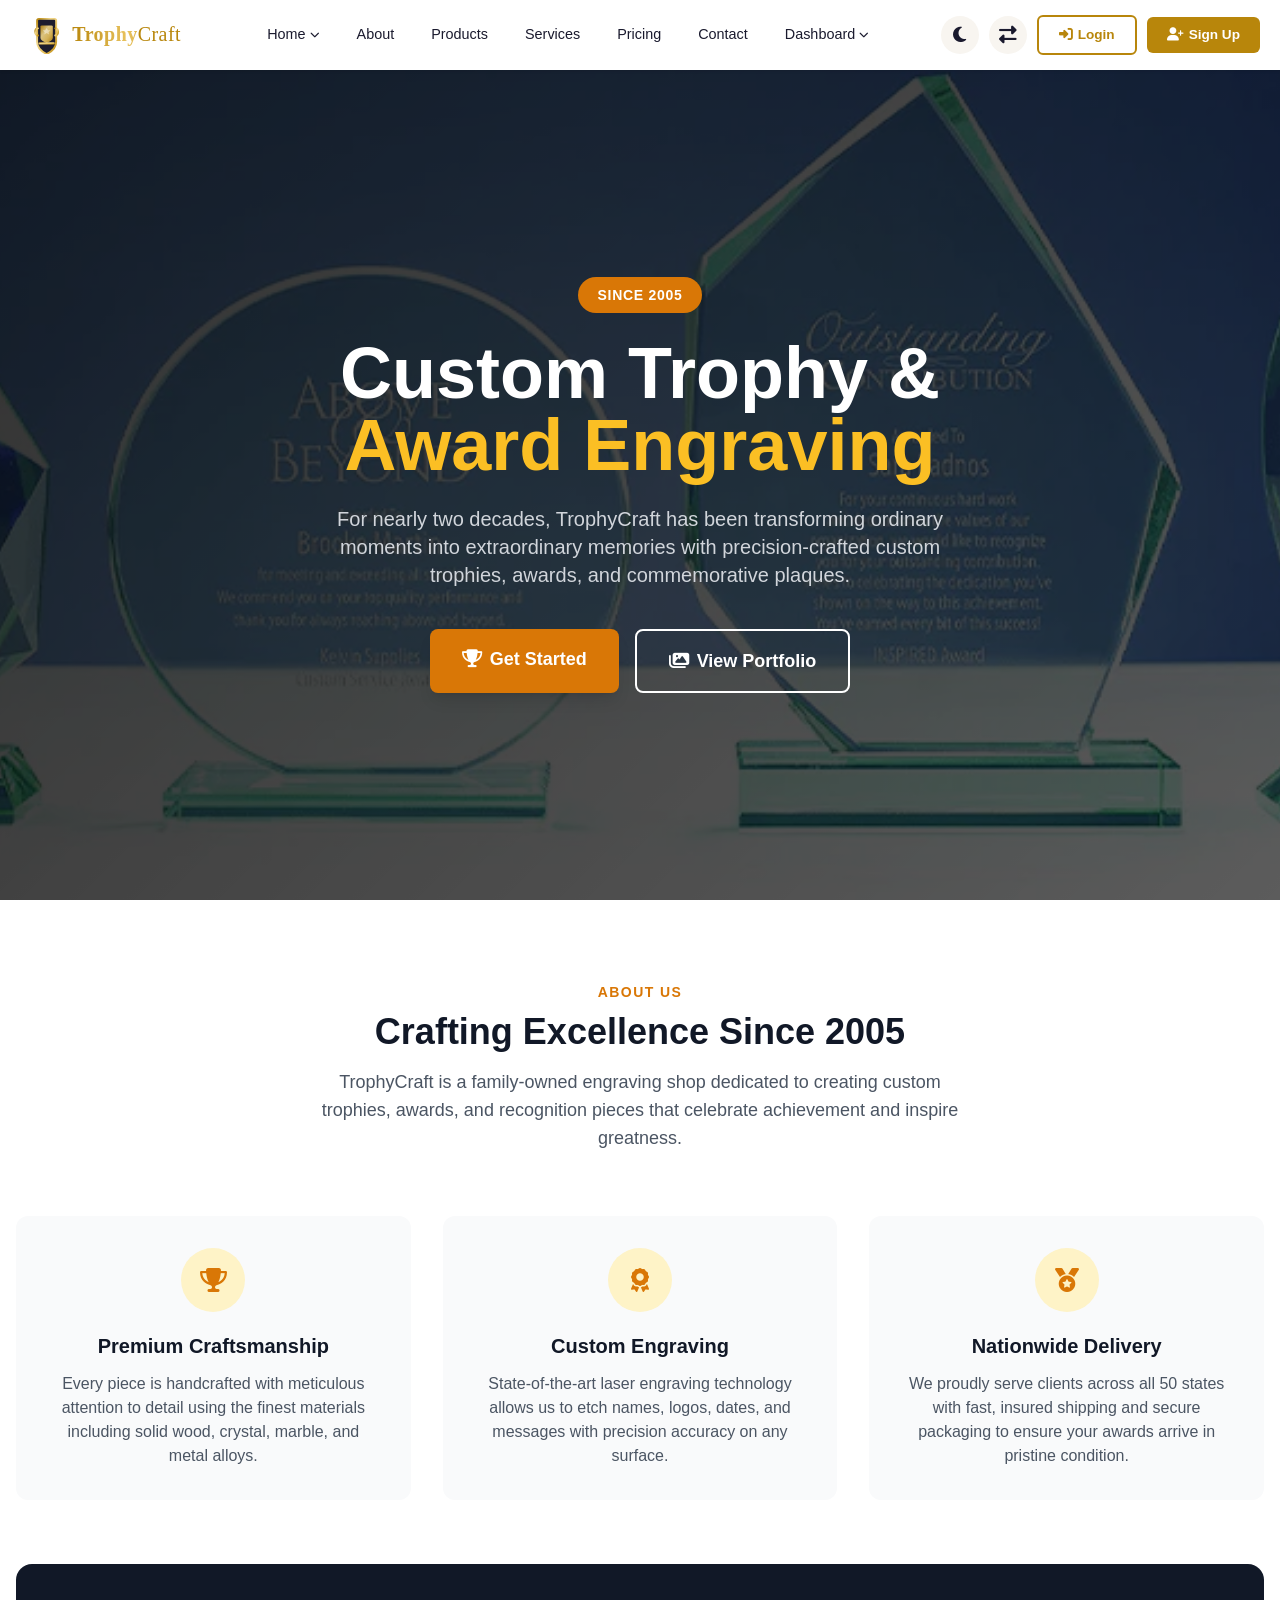
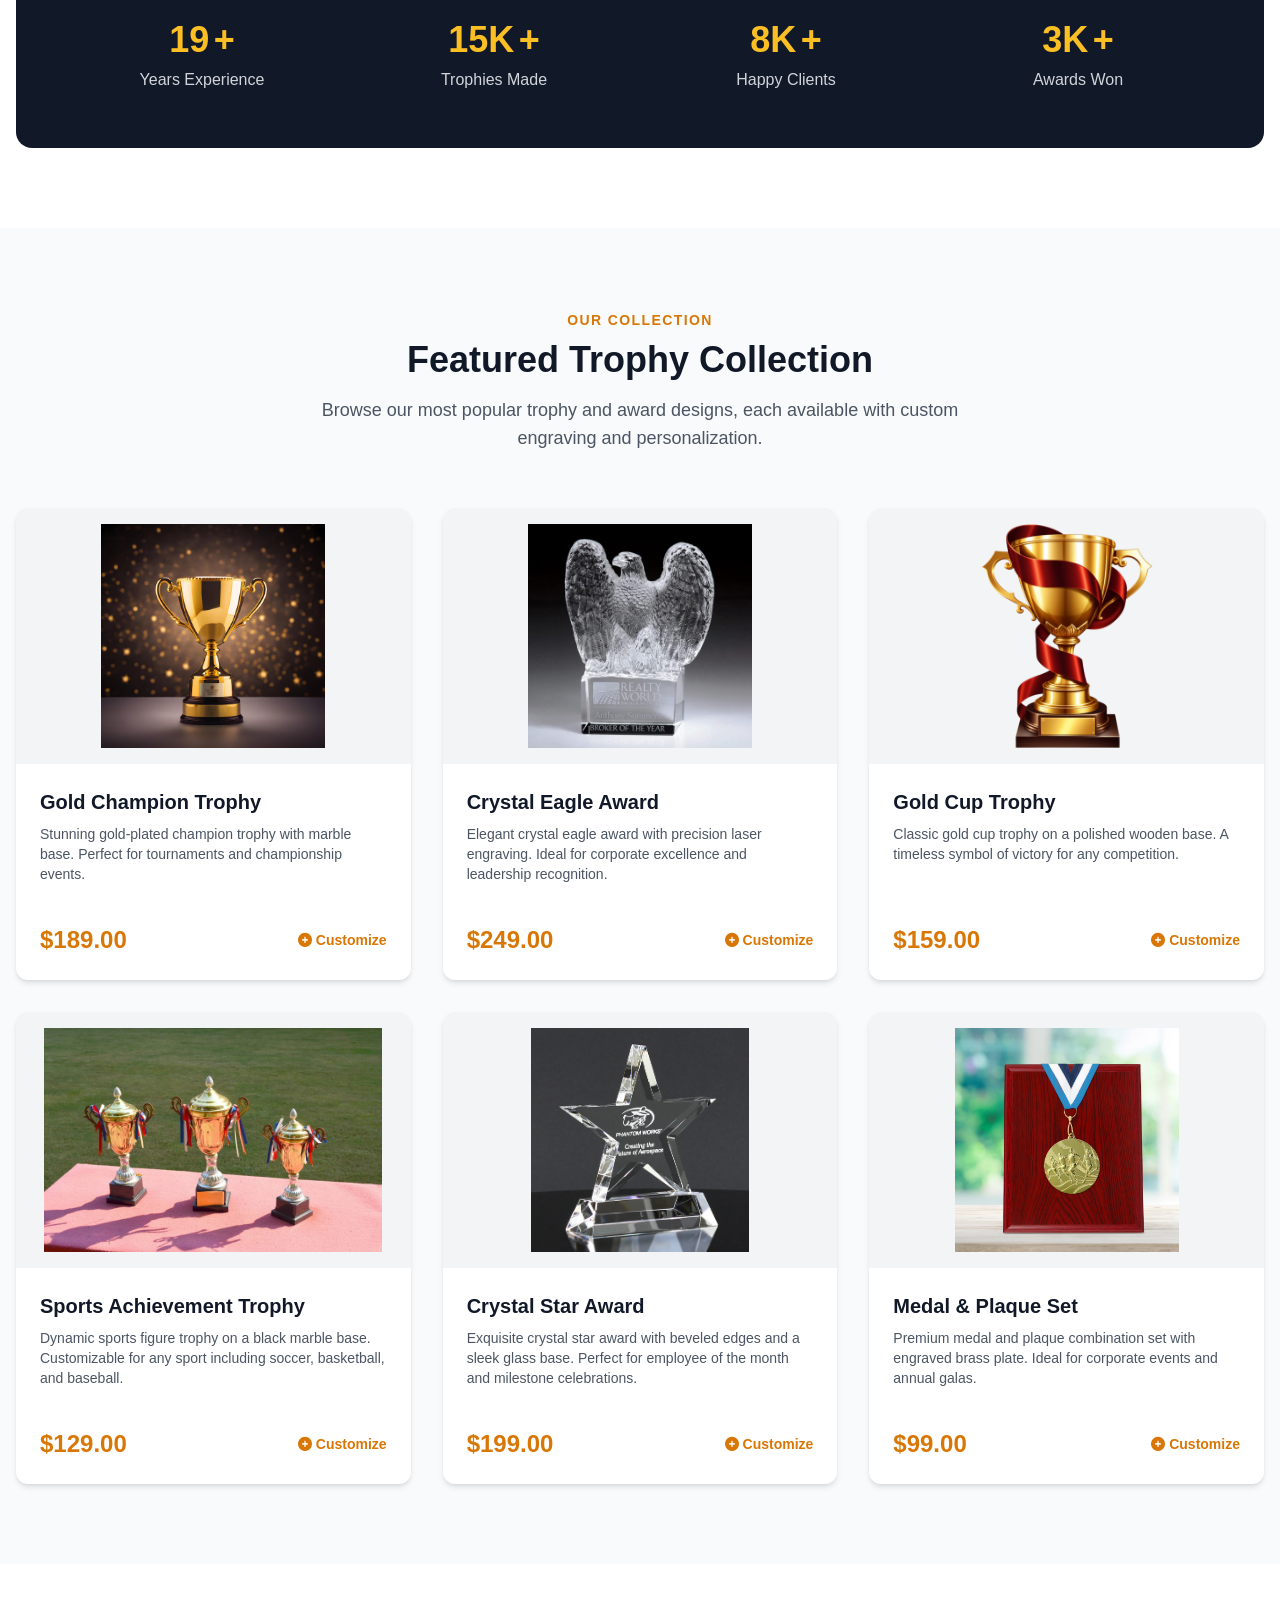
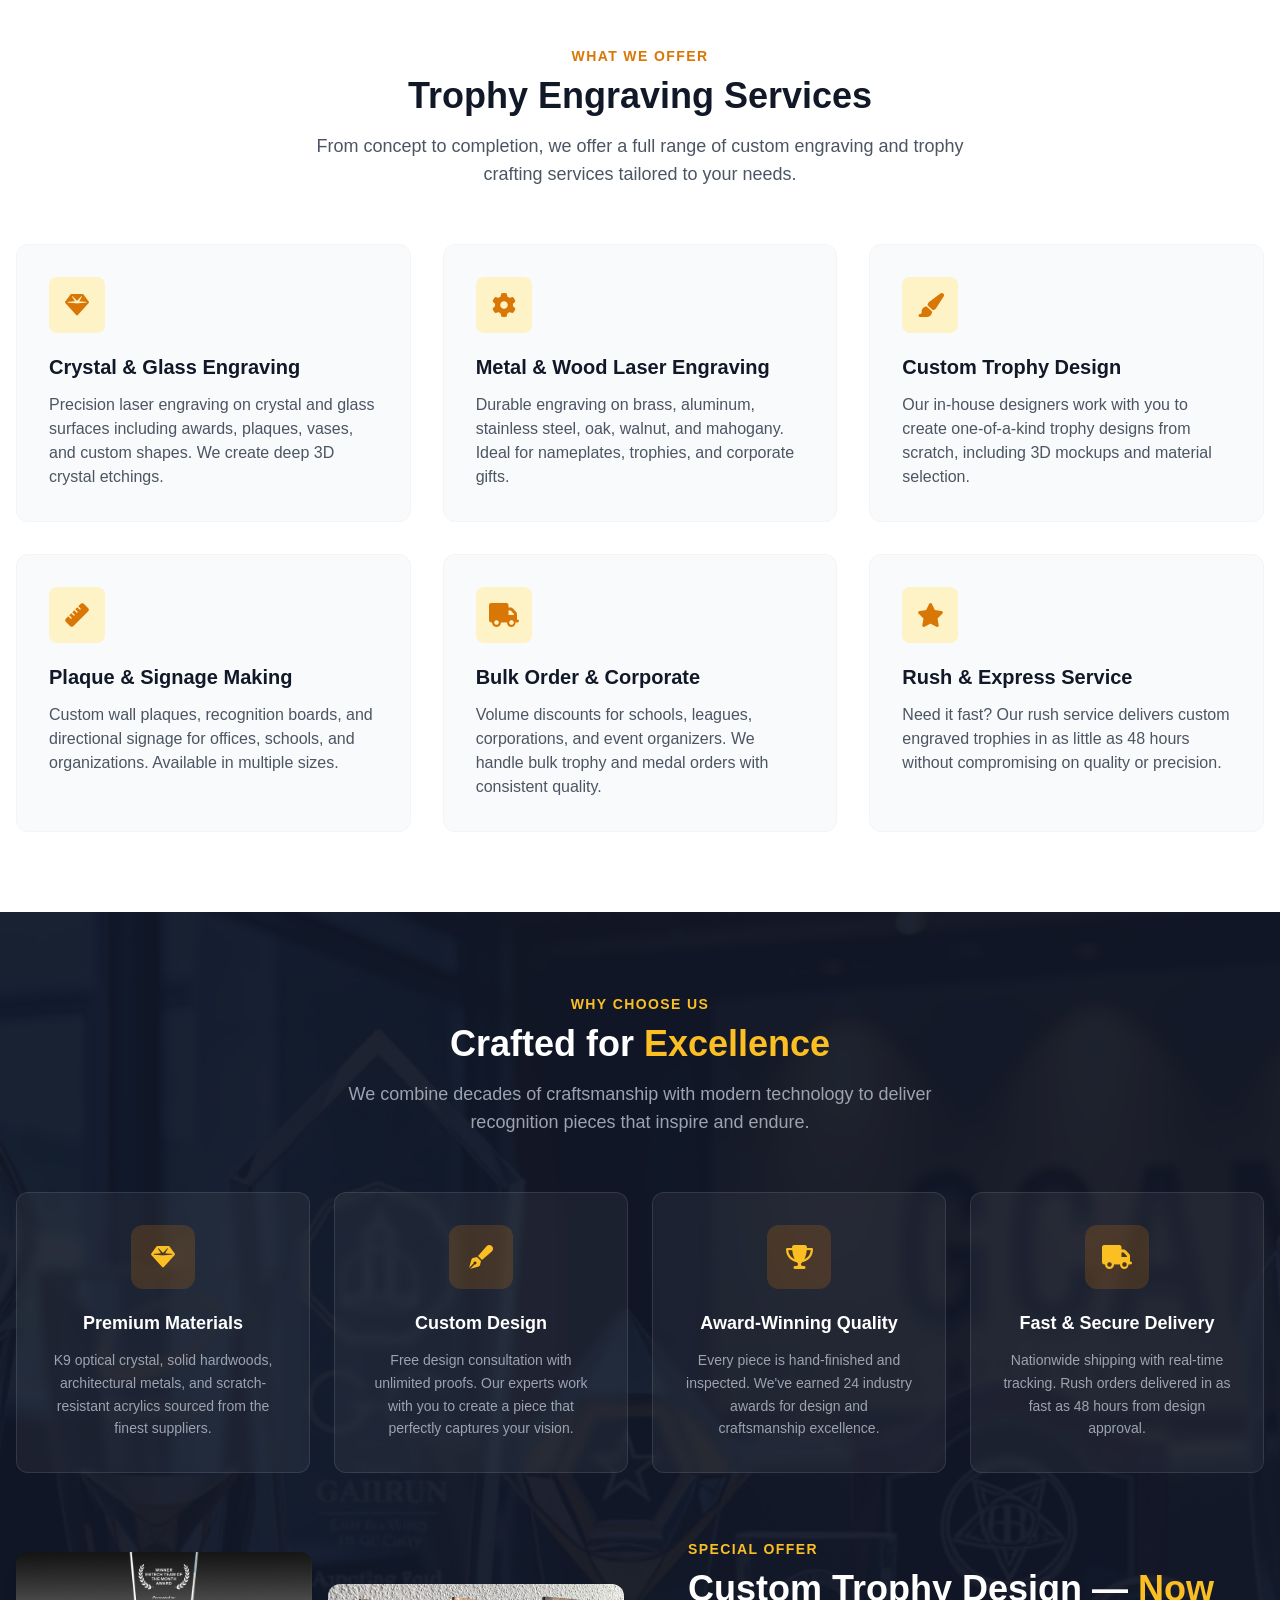
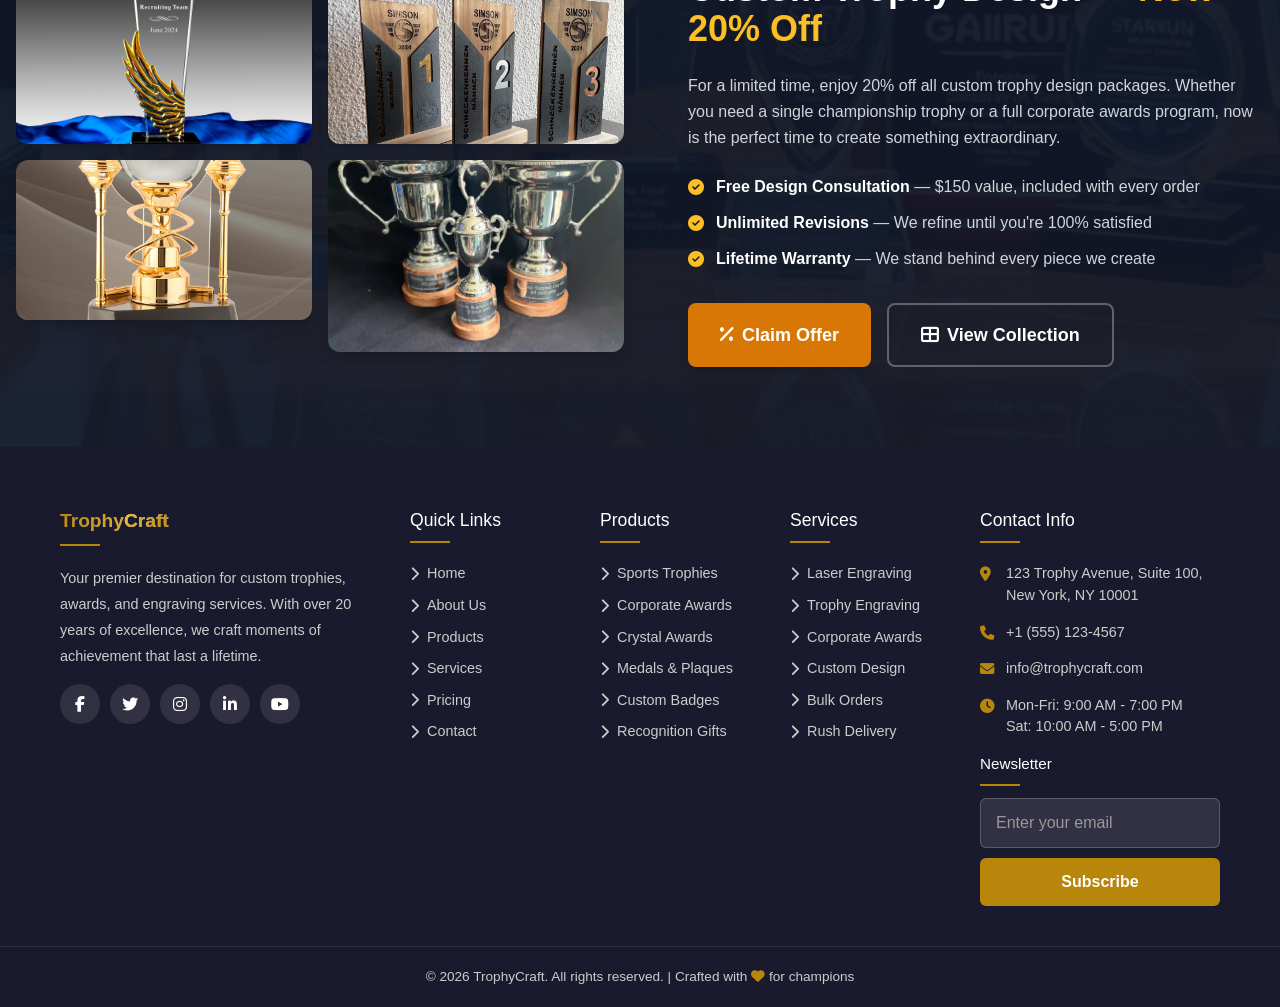
<file: index.html>
<!DOCTYPE html>
<html lang="en">
<head>
  <meta charset="UTF-8">
  <meta name="viewport" content="width=device-width, initial-scale=1.0">
  <title>Home 1 - TrophyCraft | Custom Trophies & Awards</title>
  <link rel="icon" type="image/svg+xml" href="img/favicon.svg">
  <meta name="description" content="Premium custom trophy and award engraving services. Craft your legacy with TrophyCraft.">
  <link rel="stylesheet" href="https://cdnjs.cloudflare.com/ajax/libs/font-awesome/6.5.1/css/all.min.css">
  <script src="tailwindcss.js"></script>
  <link rel="stylesheet" href="css/style.css">
</head>
<body>
  <!-- Navbar is auto-inserted by navbar.js -->

  <!-- ===== SECTION 1: Hero Banner ===== -->
  <section class="hero-section relative" style="background: linear-gradient(135deg, rgba(0,0,0,0.7), rgba(0,0,0,0.4)), url('img/home1-1.webp') center/cover no-repeat;">
    <div class="absolute inset-0 bg-black/40"></div>
    <div class="relative z-10 text-center px-4 max-w-4xl mx-auto w-full">
      <span class="inline-block bg-amber-600 text-white text-sm font-semibold px-5 py-2 rounded-full mb-6 tracking-wider uppercase animate-fadeInDown">Since 2005</span>
      <h1 class="text-4xl md:text-6xl lg:text-7xl font-bold text-white mb-6 leading-tight animate-fadeInUp delay-200" style="opacity: 0; animation-fill-mode: forwards;">
        Custom Trophy &<br><span class="text-amber-400">Award Engraving</span>
      </h1>
      <p class="text-lg md:text-xl text-gray-300 mb-10 max-w-2xl mx-auto animate-fadeInUp delay-400" style="opacity: 0; animation-fill-mode: forwards;">
        For nearly two decades, TrophyCraft has been transforming ordinary moments into extraordinary memories with precision-crafted custom trophies, awards, and commemorative plaques.
      </p>
      <div class="flex flex-col sm:flex-row gap-4 justify-center animate-fadeInUp delay-600" style="opacity: 0; animation-fill-mode: forwards;">
        <a href="#contact" class="inline-block bg-amber-600 hover:bg-amber-500 text-white font-semibold px-8 py-4 rounded-lg text-lg transition duration-300 shadow-lg hover:shadow-xl hover:-translate-y-1">
          <i class="fas fa-trophy mr-2"></i>Get Started
        </a>
        <a href="#collection" class="inline-block border-2 border-white hover:border-amber-400 hover:text-amber-400 text-white font-semibold px-8 py-4 rounded-lg text-lg transition duration-300 hover:-translate-y-1">
          <i class="fas fa-images mr-2"></i>View Portfolio
        </a>
      </div>
    </div>
    
  </section>

  <!-- ===== SECTION 2: Company Introduction ===== -->
  <section class="py-20 bg-white" data-aos="fade-up">
    <div class="max-w-7xl mx-auto px-4">
      <div class="text-center mb-16">
        <span class="text-amber-600 font-semibold text-sm uppercase tracking-widest">About Us</span>
        <h2 class="text-3xl md:text-4xl font-bold text-gray-900 mt-2">Crafting Excellence Since 2005</h2>
        <p class="text-gray-600 mt-4 max-w-2xl mx-auto text-lg">
          TrophyCraft is a family-owned engraving shop dedicated to creating custom trophies, awards, and recognition pieces that celebrate achievement and inspire greatness.
        </p>
      </div>

      <div class="grid md:grid-cols-3 gap-8 mb-16">
        <div class="bg-gray-50 rounded-xl p-8 text-center hover:shadow-lg transition duration-300">
          <div class="w-16 h-16 bg-amber-100 rounded-full flex items-center justify-center mx-auto mb-5">
            <i class="fas fa-trophy text-amber-600 text-2xl"></i>
          </div>
          <h3 class="text-xl font-bold text-gray-900 mb-3">Premium Craftsmanship</h3>
          <p class="text-gray-600">
            Every piece is handcrafted with meticulous attention to detail using the finest materials including solid wood, crystal, marble, and metal alloys.
          </p>
        </div>
        <div class="bg-gray-50 rounded-xl p-8 text-center hover:shadow-lg transition duration-300">
          <div class="w-16 h-16 bg-amber-100 rounded-full flex items-center justify-center mx-auto mb-5">
            <i class="fas fa-award text-amber-600 text-2xl"></i>
          </div>
          <h3 class="text-xl font-bold text-gray-900 mb-3">Custom Engraving</h3>
          <p class="text-gray-600">
            State-of-the-art laser engraving technology allows us to etch names, logos, dates, and messages with precision accuracy on any surface.
          </p>
        </div>
        <div class="bg-gray-50 rounded-xl p-8 text-center hover:shadow-lg transition duration-300">
          <div class="w-16 h-16 bg-amber-100 rounded-full flex items-center justify-center mx-auto mb-5">
            <i class="fas fa-medal text-amber-600 text-2xl"></i>
          </div>
          <h3 class="text-xl font-bold text-gray-900 mb-3">Nationwide Delivery</h3>
          <p class="text-gray-600">
            We proudly serve clients across all 50 states with fast, insured shipping and secure packaging to ensure your awards arrive in pristine condition.
          </p>
        </div>
      </div>

      <div class="bg-gray-900 rounded-2xl p-10 md:p-14">
        <div class="grid grid-cols-2 md:grid-cols-4 gap-8 text-center">
          <div>
            <span class="text-4xl font-bold text-amber-400">19</span>
            <span class="text-4xl font-bold text-amber-400">+</span>
            <p class="text-gray-300 mt-2 font-medium">Years Experience</p>
          </div>
          <div>
            <span class="text-4xl font-bold text-amber-400">15K</span>
            <span class="text-4xl font-bold text-amber-400">+</span>
            <p class="text-gray-300 mt-2 font-medium">Trophies Made</p>
          </div>
          <div>
            <span class="text-4xl font-bold text-amber-400">8K</span>
            <span class="text-4xl font-bold text-amber-400">+</span>
            <p class="text-gray-300 mt-2 font-medium">Happy Clients</p>
          </div>
          <div>
            <span class="text-4xl font-bold text-amber-400">3K</span>
            <span class="text-4xl font-bold text-amber-400">+</span>
            <p class="text-gray-300 mt-2 font-medium">Awards Won</p>
          </div>
        </div>
      </div>
    </div>
  </section>

<!-- ===== SECTION 3: Featured Trophy Collection ===== -->
  <section id="collection" class="py-20 bg-gray-50" data-aos="fade-up">
    <div class="max-w-7xl mx-auto px-4">
      <div class="text-center mb-14">
        <span class="text-amber-600 font-semibold text-sm uppercase tracking-widest">Our Collection</span>
        <h2 class="text-3xl md:text-4xl font-bold text-gray-900 mt-2">Featured Trophy Collection</h2>
        <p class="text-gray-600 mt-4 max-w-2xl mx-auto text-lg">
          Browse our most popular trophy and award designs, each available with custom engraving and personalization.
        </p>
      </div>

      <!-- flex h-full setup panni layout maintain panna dynamic grid layout -->
      <div class="grid sm:grid-cols-2 lg:grid-cols-3 gap-8 items-stretch">
        
        <!-- Card 1 -->
        <div class="bg-white rounded-xl overflow-hidden shadow-md hover:shadow-xl transition duration-300 flex flex-col justify-between">
          <div>
            <!-- fixed standard width & height with dynamic focus setting object-center -->
            <img src="img/home1-2.webp" alt="Gold Champion Trophy" class="w-full h-64 object-contain bg-gray-100 object-center p-4">
            <div class="p-6">
              <h3 class="text-xl font-bold text-gray-900">Gold Champion Trophy</h3>
              <p class="text-gray-600 mt-2 text-sm">Stunning gold-plated champion trophy with marble base. Perfect for tournaments and championship events.</p>
            </div>
          </div>
          <div class="p-6 pt-0">
            <div class="flex items-center justify-between mt-4">
              <span class="text-2xl font-bold text-amber-600">$189.00</span>
              <a href="#" class="text-amber-600 hover:text-amber-500 font-semibold text-sm"><i class="fas fa-plus-circle mr-1"></i>Customize</a>
            </div>
          </div>
        </div>

        <!-- Card 2 -->
        <div class="bg-white rounded-xl overflow-hidden shadow-md hover:shadow-xl transition duration-300 flex flex-col justify-between">
          <div>
            <img src="img/home1-3.webp" alt="Crystal Eagle Award" class="w-full h-64 object-contain bg-gray-100 object-center p-4">
            <div class="p-6">
              <h3 class="text-xl font-bold text-gray-900">Crystal Eagle Award</h3>
              <p class="text-gray-600 mt-2 text-sm">Elegant crystal eagle award with precision laser engraving. Ideal for corporate excellence and leadership recognition.</p>
            </div>
          </div>
          <div class="p-6 pt-0">
            <div class="flex items-center justify-between mt-4">
              <span class="text-2xl font-bold text-amber-600">$249.00</span>
              <a href="#" class="text-amber-600 hover:text-amber-500 font-semibold text-sm"><i class="fas fa-plus-circle mr-1"></i>Customize</a>
            </div>
          </div>
        </div>

        <!-- Card 3 -->
        <div class="bg-white rounded-xl overflow-hidden shadow-md hover:shadow-xl transition duration-300 flex flex-col justify-between">
          <div>
            <img src="img/home1-4.webp" alt="Gold Cup Trophy" class="w-full h-64 object-contain bg-gray-100 object-center p-4">
            <div class="p-6">
              <h3 class="text-xl font-bold text-gray-900">Gold Cup Trophy</h3>
              <p class="text-gray-600 mt-2 text-sm">Classic gold cup trophy on a polished wooden base. A timeless symbol of victory for any competition.</p>
            </div>
          </div>
          <div class="p-6 pt-0">
            <div class="flex items-center justify-between mt-4">
              <span class="text-2xl font-bold text-amber-600">$159.00</span>
              <a href="#" class="text-amber-600 hover:text-amber-500 font-semibold text-sm"><i class="fas fa-plus-circle mr-1"></i>Customize</a>
            </div>
          </div>
        </div>

        <!-- Card 4 -->
        <div class="bg-white rounded-xl overflow-hidden shadow-md hover:shadow-xl transition duration-300 flex flex-col justify-between">
          <div>
            <img src="img/home1-5.webp" alt="Sports Achievement Trophy" class="w-full h-64 object-contain bg-gray-100 object-center p-4">
            <div class="p-6">
              <h3 class="text-xl font-bold text-gray-900">Sports Achievement Trophy</h3>
              <p class="text-gray-600 mt-2 text-sm">Dynamic sports figure trophy on a black marble base. Customizable for any sport including soccer, basketball, and baseball.</p>
            </div>
          </div>
          <div class="p-6 pt-0">
            <div class="flex items-center justify-between mt-4">
              <span class="text-2xl font-bold text-amber-600">$129.00</span>
              <a href="#" class="text-amber-600 hover:text-amber-500 font-semibold text-sm"><i class="fas fa-plus-circle mr-1"></i>Customize</a>
            </div>
          </div>
        </div>

        <!-- Card 5 -->
        <div class="bg-white rounded-xl overflow-hidden shadow-md hover:shadow-xl transition duration-300 flex flex-col justify-between">
          <div>
            <img src="img/home1-6.webp" alt="Crystal Star Award" class="w-full h-64 object-contain bg-gray-100 object-center p-4">
            <div class="p-6">
              <h3 class="text-xl font-bold text-gray-900">Crystal Star Award</h3>
              <p class="text-gray-600 mt-2 text-sm">Exquisite crystal star award with beveled edges and a sleek glass base. Perfect for employee of the month and milestone celebrations.</p>
            </div>
          </div>
          <div class="p-6 pt-0">
            <div class="flex items-center justify-between mt-4">
              <span class="text-2xl font-bold text-amber-600">$199.00</span>
              <a href="#" class="text-amber-600 hover:text-amber-500 font-semibold text-sm"><i class="fas fa-plus-circle mr-1"></i>Customize</a>
            </div>
          </div>
        </div>

        <!-- Card 6 -->
        <div class="bg-white rounded-xl overflow-hidden shadow-md hover:shadow-xl transition duration-300 flex flex-col justify-between">
          <div>
            <img src="img/home1-7.webp" alt="Medal Plaque Set" class="w-full h-64 object-contain bg-gray-100 object-center p-4">
            <div class="p-6">
              <h3 class="text-xl font-bold text-gray-900">Medal & Plaque Set</h3>
              <p class="text-gray-600 mt-2 text-sm">Premium medal and plaque combination set with engraved brass plate. Ideal for corporate events and annual galas.</p>
            </div>
          </div>
          <div class="p-6 pt-0">
            <div class="flex items-center justify-between mt-4">
              <span class="text-2xl font-bold text-amber-600">$99.00</span>
              <a href="#" class="text-amber-600 hover:text-amber-500 font-semibold text-sm"><i class="fas fa-plus-circle mr-1"></i>Customize</a>
            </div>
          </div>
        </div>

      </div>
    </div>
  </section>

  <!-- ===== SECTION 4: Trophy Engraving Services ===== -->
  <section class="py-20 bg-white" data-aos="fade-up">
    <div class="max-w-7xl mx-auto px-4">
      <div class="text-center mb-14">
        <span class="text-amber-600 font-semibold text-sm uppercase tracking-widest">What We Offer</span>
        <h2 class="text-3xl md:text-4xl font-bold text-gray-900 mt-2">Trophy Engraving Services</h2>
        <p class="text-gray-600 mt-4 max-w-2xl mx-auto text-lg">
          From concept to completion, we offer a full range of custom engraving and trophy crafting services tailored to your needs.
        </p>
      </div>

      <div class="grid sm:grid-cols-2 lg:grid-cols-3 gap-8">
        <div class="bg-gray-50 rounded-xl p-8 hover:shadow-lg transition duration-300 border border-gray-100">
          <div class="w-14 h-14 bg-amber-100 rounded-lg flex items-center justify-center mb-5">
            <i class="fas fa-gem text-amber-600 text-2xl"></i>
          </div>
          <h3 class="text-xl font-bold text-gray-900 mb-3">Crystal & Glass Engraving</h3>
          <p class="text-gray-600">
            Precision laser engraving on crystal and glass surfaces including awards, plaques, vases, and custom shapes. We create deep 3D crystal etchings.
          </p>
        </div>
        <div class="bg-gray-50 rounded-xl p-8 hover:shadow-lg transition duration-300 border border-gray-100">
          <div class="w-14 h-14 bg-amber-100 rounded-lg flex items-center justify-center mb-5">
            <i class="fas fa-cog text-amber-600 text-2xl"></i>
          </div>
          <h3 class="text-xl font-bold text-gray-900 mb-3">Metal & Wood Laser Engraving</h3>
          <p class="text-gray-600">
            Durable engraving on brass, aluminum, stainless steel, oak, walnut, and mahogany. Ideal for nameplates, trophies, and corporate gifts.
          </p>
        </div>
        <div class="bg-gray-50 rounded-xl p-8 hover:shadow-lg transition duration-300 border border-gray-100">
          <div class="w-14 h-14 bg-amber-100 rounded-lg flex items-center justify-center mb-5">
            <i class="fas fa-paint-brush text-amber-600 text-2xl"></i>
          </div>
          <h3 class="text-xl font-bold text-gray-900 mb-3">Custom Trophy Design</h3>
          <p class="text-gray-600">
            Our in-house designers work with you to create one-of-a-kind trophy designs from scratch, including 3D mockups and material selection.
          </p>
        </div>
        <div class="bg-gray-50 rounded-xl p-8 hover:shadow-lg transition duration-300 border border-gray-100">
          <div class="w-14 h-14 bg-amber-100 rounded-lg flex items-center justify-center mb-5">
            <i class="fas fa-ruler text-amber-600 text-2xl"></i>
          </div>
          <h3 class="text-xl font-bold text-gray-900 mb-3">Plaque & Signage Making</h3>
          <p class="text-gray-600">
            Custom wall plaques, recognition boards, and directional signage for offices, schools, and organizations. Available in multiple sizes.
          </p>
        </div>
        <div class="bg-gray-50 rounded-xl p-8 hover:shadow-lg transition duration-300 border border-gray-100">
          <div class="w-14 h-14 bg-amber-100 rounded-lg flex items-center justify-center mb-5">
            <i class="fas fa-truck text-amber-600 text-2xl"></i>
          </div>
          <h3 class="text-xl font-bold text-gray-900 mb-3">Bulk Order & Corporate</h3>
          <p class="text-gray-600">
            Volume discounts for schools, leagues, corporations, and event organizers. We handle bulk trophy and medal orders with consistent quality.
          </p>
        </div>
        <div class="bg-gray-50 rounded-xl p-8 hover:shadow-lg transition duration-300 border border-gray-100">
          <div class="w-14 h-14 bg-amber-100 rounded-lg flex items-center justify-center mb-5">
            <i class="fas fa-star text-amber-600 text-2xl"></i>
          </div>
          <h3 class="text-xl font-bold text-gray-900 mb-3">Rush & Express Service</h3>
          <p class="text-gray-600">
            Need it fast? Our rush service delivers custom engraved trophies in as little as 48 hours without compromising on quality or precision.
          </p>
        </div>
      </div>
    </div>
  </section>

  <!-- ===== SECTION 5: Showcase & Promotions ===== -->
  <section class="py-20 bg-gray-900 relative overflow-hidden" data-aos="fade-up">
    <div class="absolute inset-0 bg-[url('img/home1-8.webp')] bg-cover bg-center opacity-5"></div>
    <div class="max-w-7xl mx-auto px-4 relative z-10">
      <div class="text-center mb-14">
        <span class="text-amber-400 font-semibold text-sm uppercase tracking-widest">Why Choose Us</span>
        <h2 class="text-3xl md:text-4xl font-bold text-white mt-2">Crafted for <span class="text-amber-400">Excellence</span></h2>
        <p class="text-gray-400 mt-4 max-w-2xl mx-auto text-lg">
          We combine decades of craftsmanship with modern technology to deliver recognition pieces that inspire and endure.
        </p>
      </div>

      <div class="grid md:grid-cols-2 lg:grid-cols-4 gap-6 mb-16">
        <div class="bg-white/5 backdrop-blur-sm rounded-xl p-8 text-center border border-white/10 hover:bg-white/10 transition-all duration-300 group" data-aos="fade-up" data-aos-delay="100">
          <div class="w-16 h-16 bg-amber-600/20 rounded-xl flex items-center justify-center mx-auto mb-5 group-hover:bg-amber-600/40 transition-all duration-300">
            <i class="fas fa-gem text-amber-400 text-2xl"></i>
          </div>
          <h3 class="text-lg font-bold text-white mb-3">Premium Materials</h3>
          <p class="text-gray-400 text-sm leading-relaxed">K9 optical crystal, solid hardwoods, architectural metals, and scratch-resistant acrylics sourced from the finest suppliers.</p>
        </div>
        <div class="bg-white/5 backdrop-blur-sm rounded-xl p-8 text-center border border-white/10 hover:bg-white/10 transition-all duration-300 group" data-aos="fade-up" data-aos-delay="200">
          <div class="w-16 h-16 bg-amber-600/20 rounded-xl flex items-center justify-center mx-auto mb-5 group-hover:bg-amber-600/40 transition-all duration-300">
            <i class="fas fa-pen-fancy text-amber-400 text-2xl"></i>
          </div>
          <h3 class="text-lg font-bold text-white mb-3">Custom Design</h3>
          <p class="text-gray-400 text-sm leading-relaxed">Free design consultation with unlimited proofs. Our experts work with you to create a piece that perfectly captures your vision.</p>
        </div>
        <div class="bg-white/5 backdrop-blur-sm rounded-xl p-8 text-center border border-white/10 hover:bg-white/10 transition-all duration-300 group" data-aos="fade-up" data-aos-delay="300">
          <div class="w-16 h-16 bg-amber-600/20 rounded-xl flex items-center justify-center mx-auto mb-5 group-hover:bg-amber-600/40 transition-all duration-300">
            <i class="fas fa-trophy text-amber-400 text-2xl"></i>
          </div>
          <h3 class="text-lg font-bold text-white mb-3">Award-Winning Quality</h3>
          <p class="text-gray-400 text-sm leading-relaxed">Every piece is hand-finished and inspected. We've earned 24 industry awards for design and craftsmanship excellence.</p>
        </div>
        <div class="bg-white/5 backdrop-blur-sm rounded-xl p-8 text-center border border-white/10 hover:bg-white/10 transition-all duration-300 group" data-aos="fade-up" data-aos-delay="400">
          <div class="w-16 h-16 bg-amber-600/20 rounded-xl flex items-center justify-center mx-auto mb-5 group-hover:bg-amber-600/40 transition-all duration-300">
            <i class="fas fa-truck text-amber-400 text-2xl"></i>
          </div>
          <h3 class="text-lg font-bold text-white mb-3">Fast & Secure Delivery</h3>
          <p class="text-gray-400 text-sm leading-relaxed">Nationwide shipping with real-time tracking. Rush orders delivered in as fast as 48 hours from design approval.</p>
        </div>
      </div>

      <div class="grid lg:grid-cols-2 gap-8 items-center" data-aos="fade-up">
        <div class="relative">
          <div class="grid grid-cols-2 gap-4">
            <div class="space-y-4">
              <img src="img/home1-9.webp" alt="Gold Champion Trophy" class="rounded-xl w-full h-48 object-cover shadow-lg" loading="lazy">
              <img src="img/home1-10.webp" alt="Sports Medal" class="rounded-xl w-full h-40 object-cover shadow-lg" loading="lazy">
            </div>
            <div class="space-y-4 pt-8">
              <img src="img/home1-11.webp" alt="Gold Cup" class="rounded-xl w-full h-40 object-cover shadow-lg" loading="lazy">
              <img src="img/home1-12.webp" alt="Crystal Award" class="rounded-xl w-full h-48 object-cover shadow-lg" loading="lazy">
            </div>
          </div>
        </div>
        <div class="lg:pl-8">
          <span class="text-amber-400 font-semibold text-sm uppercase tracking-widest">Special Offer</span>
          <h2 class="text-3xl md:text-4xl font-bold text-white mt-2 mb-6">
            Custom Trophy Design — <span class="text-amber-400">Now 20% Off</span>
          </h2>
          <p class="text-gray-300 mb-6 leading-relaxed">
            For a limited time, enjoy 20% off all custom trophy design packages. Whether you need a single championship trophy or a full corporate awards program, now is the perfect time to create something extraordinary.
          </p>
          <ul class="space-y-3 mb-8">
            <li class="flex items-start gap-3 text-gray-300">
              <i class="fas fa-check-circle text-amber-400 mt-1"></i>
              <span><strong class="text-white">Free Design Consultation</strong> — $150 value, included with every order</span>
            </li>
            <li class="flex items-start gap-3 text-gray-300">
              <i class="fas fa-check-circle text-amber-400 mt-1"></i>
              <span><strong class="text-white">Unlimited Revisions</strong> — We refine until you're 100% satisfied</span>
            </li>
            <li class="flex items-start gap-3 text-gray-300">
              <i class="fas fa-check-circle text-amber-400 mt-1"></i>
              <span><strong class="text-white">Lifetime Warranty</strong> — We stand behind every piece we create</span>
            </li>
          </ul>
          <div class="flex flex-col sm:flex-row gap-4">
            <a href="contact.html" class="inline-flex items-center justify-center gap-2 bg-amber-600 hover:bg-amber-500 text-white font-bold px-8 py-4 rounded-lg text-lg transition-all duration-300 shadow-lg hover:shadow-xl">
              <i class="fas fa-percent"></i> Claim Offer
            </a>
            <a href="products.html" class="inline-flex items-center justify-center gap-2 border-2 border-white/30 hover:border-amber-400 text-white font-semibold px-8 py-4 rounded-lg text-lg transition-all duration-300">
              <i class="fas fa-th-large"></i> View Collection
            </a>
          </div>
        </div>
      </div>
    </div>
  </section>



  <div id="footer-placeholder"></div>

  <script src="js/navbar.js"></script>
  <script src="js/footer.js"></script>
  <script src="js/main.js"></script>
</body>
</html>
</file>
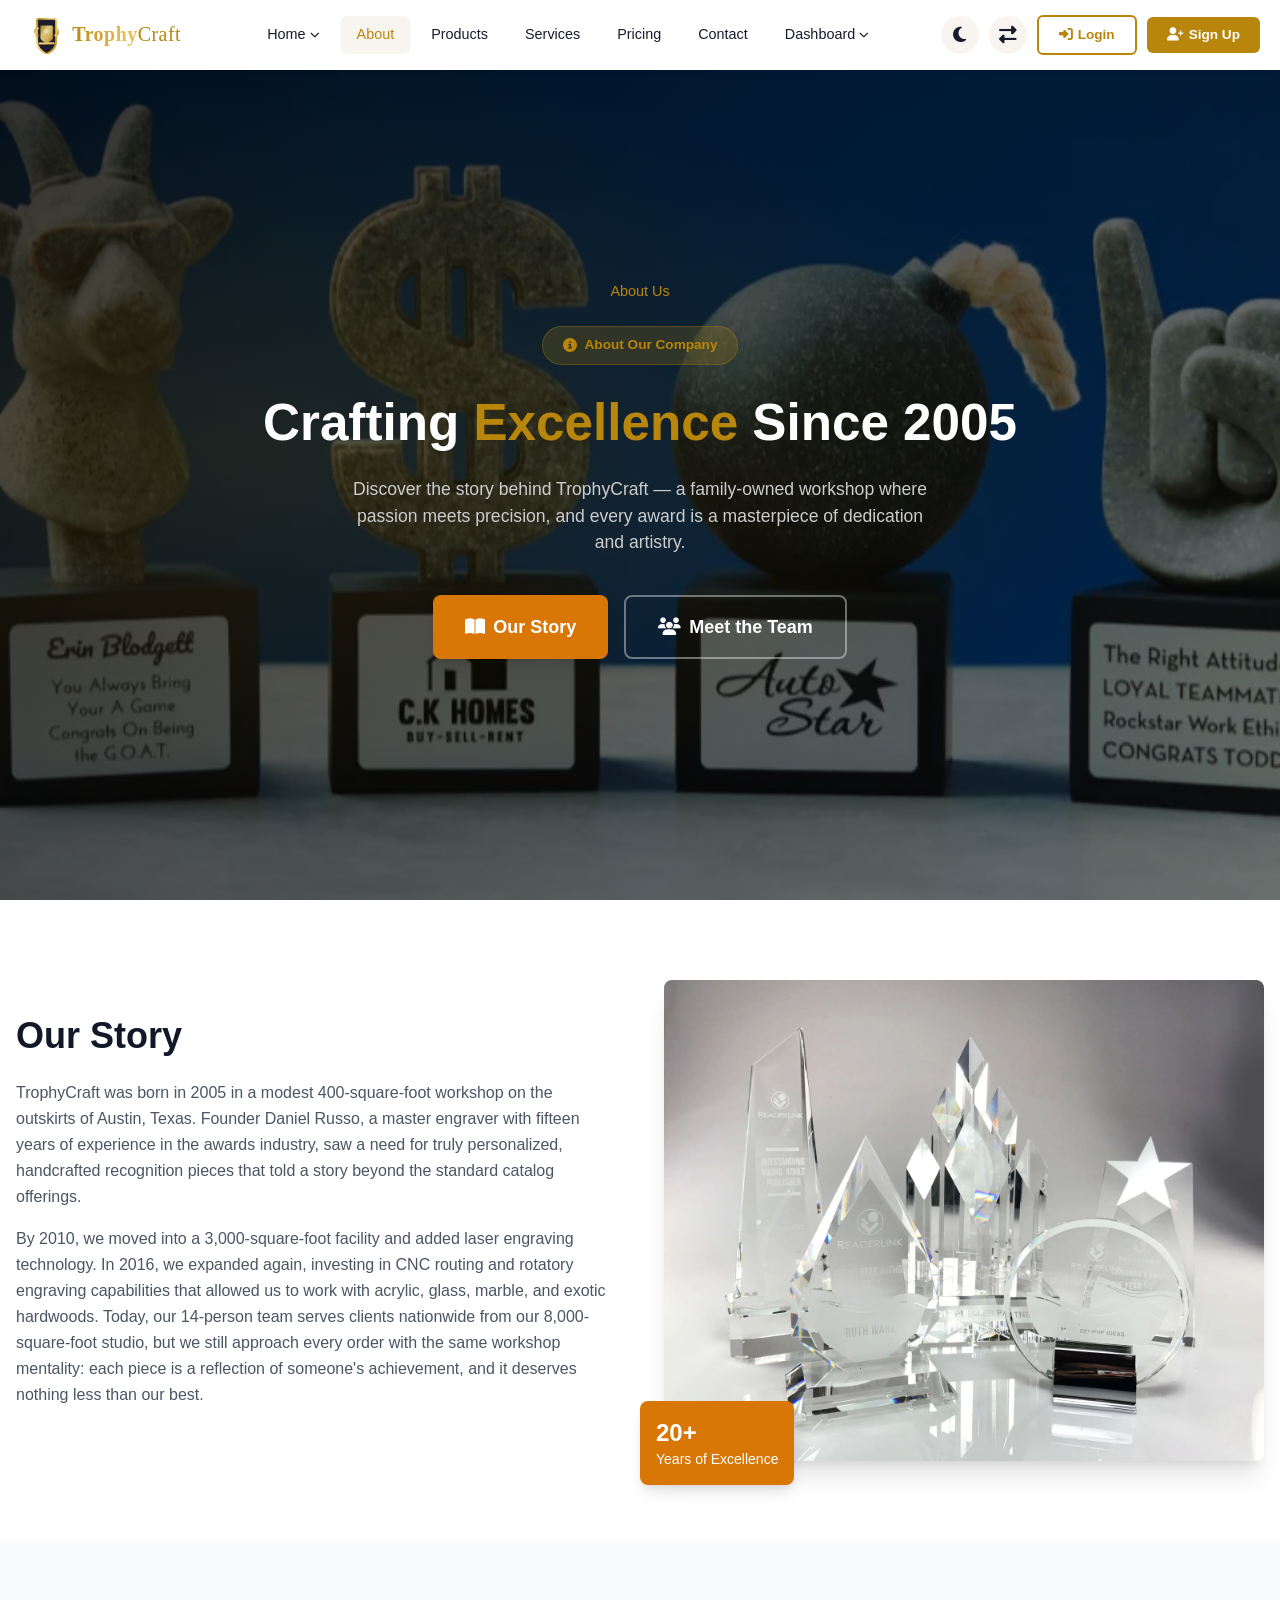
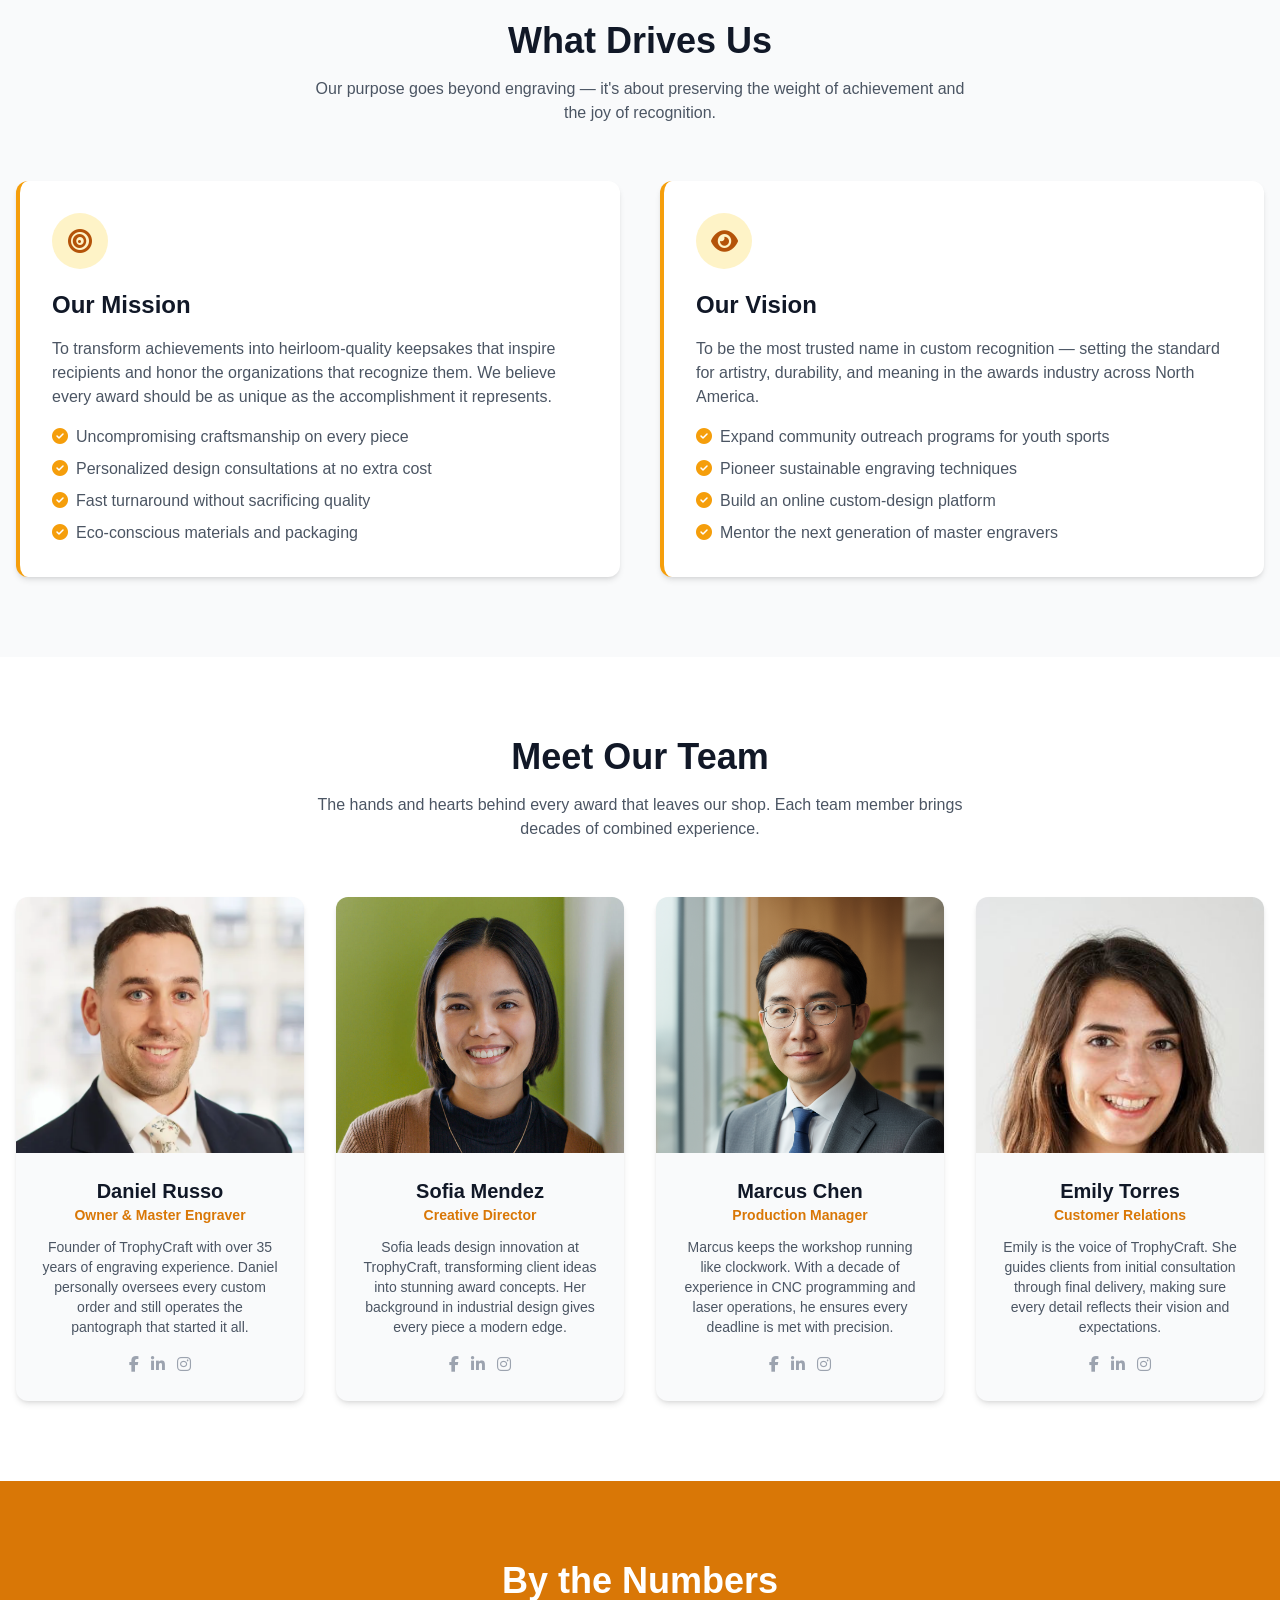
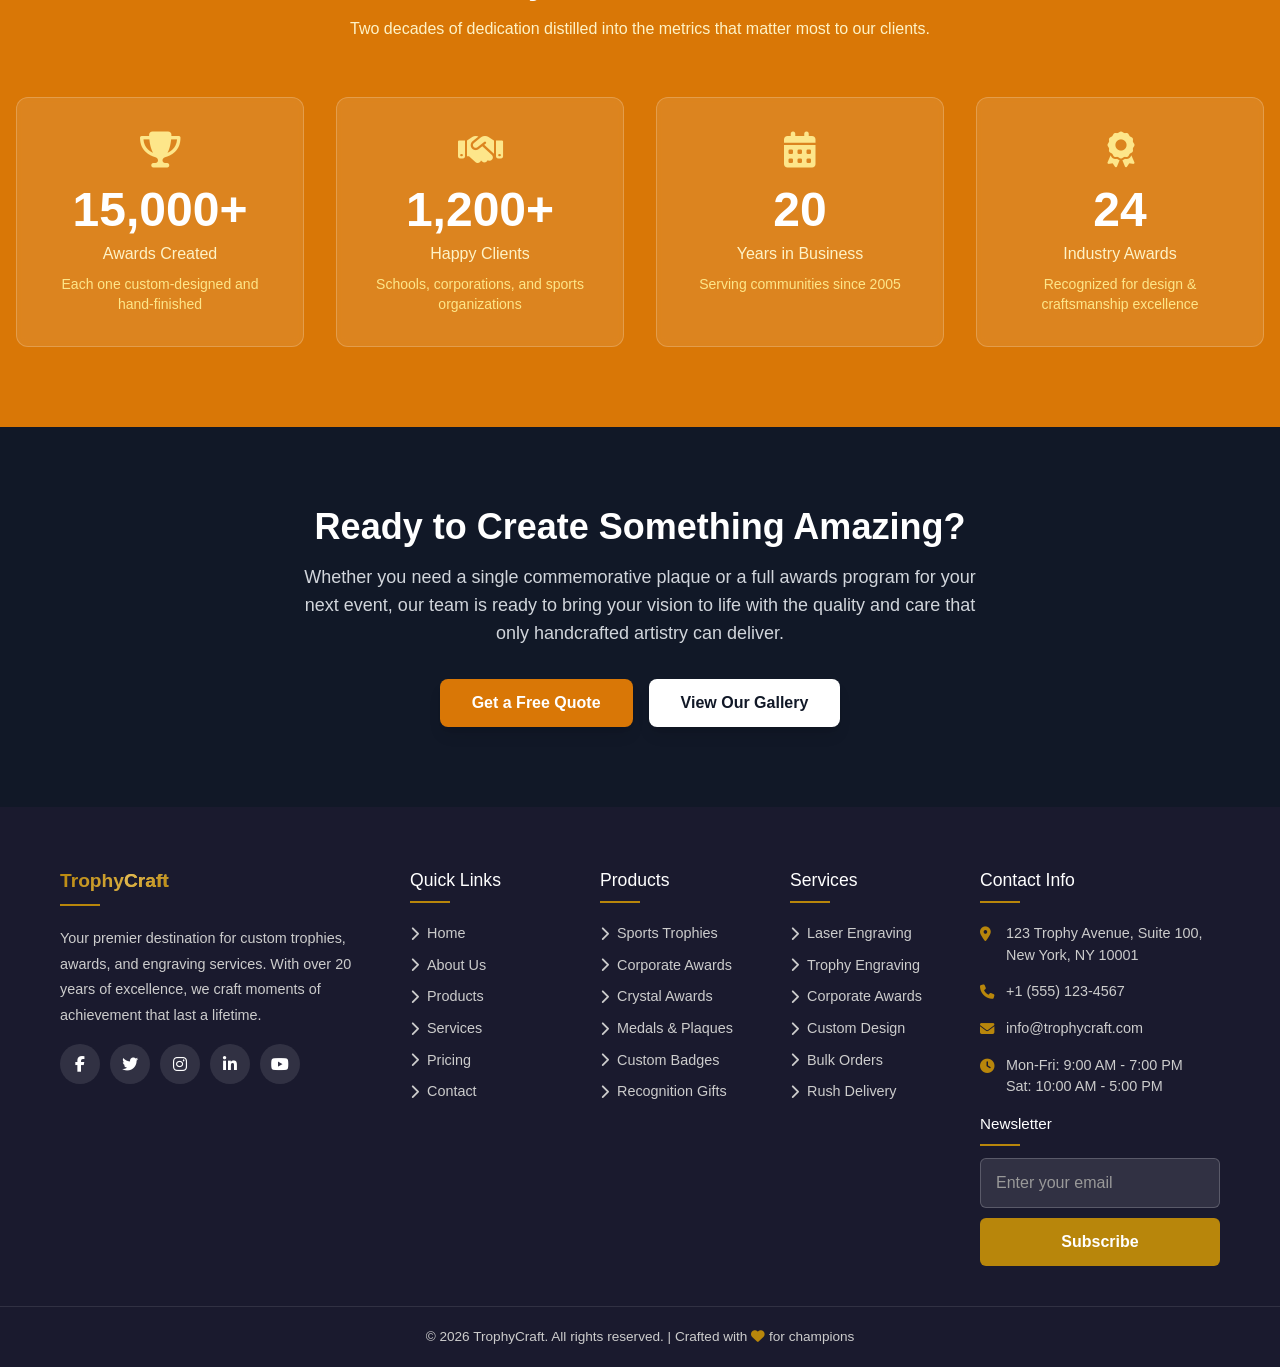
<file: about.html>
<!DOCTYPE html>
<html lang="en">
<head>
  <meta charset="UTF-8">
  <meta name="viewport" content="width=device-width, initial-scale=1.0">
  <title>About Us - TrophyCraft | Custom Trophies & Awards</title>
  <link rel="icon" type="image/svg+xml" href="img/favicon.svg">
  <meta name="description" content="Learn about TrophyCraft's 20+ year legacy of crafting excellence in trophies and awards.">
  <link rel="stylesheet" href="https://cdnjs.cloudflare.com/ajax/libs/font-awesome/6.5.1/css/all.min.css">
  <script src="tailwindcss.js"></script>
  <link rel="stylesheet" href="css/style.css">
</head>
<body>
  <!-- ===== SECTION 1: Hero Banner ===== -->
  <section class="page-hero" style="background: linear-gradient(135deg, rgba(0,0,0,0.75) 0%, rgba(0,0,0,0.3) 100%), url('img/about1.webp') center/cover no-repeat;">
    <div class="absolute inset-0 bg-black/30"></div>
    <div class="absolute inset-0" style="background: radial-gradient(ellipse at 20% 50%, rgba(184,134,11,0.15) 0%, transparent 60%);"></div>
    <div class="relative z-10 max-w-7xl mx-auto px-4 text-center">
      <nav class="breadcrumb justify-center mb-6 animate-fadeInDown" aria-label="Breadcrumb">
        
        <span>About Us</span>
      </nav>
      <span class="hero-badge animate-fadeInDown delay-100"><i class="fas fa-info-circle"></i> About Our Company</span>
      <h1 class="animate-fadeInUp delay-200" style="opacity: 0; animation-fill-mode: forwards;">Crafting <span>Excellence</span> Since 2005</h1>
      <p class="animate-fadeInUp delay-400" style="opacity: 0; animation-fill-mode: forwards;">Discover the story behind TrophyCraft — a family-owned workshop where passion meets precision, and every award is a masterpiece of dedication and artistry.</p>
      <div class="hero-cta mt-10 flex flex-col sm:flex-row gap-4 justify-center">
        <a href="#story" class="inline-flex items-center gap-2 bg-amber-600 hover:bg-amber-500 text-white font-semibold px-8 py-4 rounded-lg text-lg transition-all duration-300 shadow-lg hover:shadow-xl hover:-translate-y-1">
          <i class="fas fa-book-open"></i> Our Story
        </a>
        <a href="#team" class="inline-flex items-center gap-2 border-2 border-white/40 hover:border-amber-400 text-white font-semibold px-8 py-4 rounded-lg text-lg transition-all duration-300 hover:-translate-y-1">
          <i class="fas fa-users"></i> Meet the Team
        </a>
      </div>
    </div>
  </section>

  <!-- ===== SECTION 2: Company History ===== -->
  <section id="story" class="py-20 bg-white" data-aos="fade-up">
    <div class="max-w-7xl mx-auto px-4">
      <div class="grid grid-cols-1 lg:grid-cols-2 gap-12 items-center">
        <div>
          <h2 class="text-4xl font-bold text-gray-900 mb-6">Our Story</h2>
          <p class="text-gray-600 mb-4 leading-relaxed">TrophyCraft was born in 2005 in a modest 400-square-foot workshop on the outskirts of Austin, Texas. Founder Daniel Russo, a master engraver with fifteen years of experience in the awards industry, saw a need for truly personalized, handcrafted recognition pieces that told a story beyond the standard catalog offerings.</p>
          
          <p class="text-gray-600 mb-4 leading-relaxed">By 2010, we moved into a 3,000-square-foot facility and added laser engraving technology. In 2016, we expanded again, investing in CNC routing and rotatory engraving capabilities that allowed us to work with acrylic, glass, marble, and exotic hardwoods. Today, our 14-person team serves clients nationwide from our 8,000-square-foot studio, but we still approach every order with the same workshop mentality: each piece is a reflection of someone's achievement, and it deserves nothing less than our best.</p>
          
        </div>
        <div class="relative">
          <img src="img/about2.webp" alt="TrophyCraft workshop with engraving equipment and finished awards on display" class="rounded-lg shadow-xl w-full h-auto">
          <div class="absolute -bottom-6 -left-6 bg-amber-600 text-white p-4 rounded-lg shadow-lg hidden md:block">
            <p class="text-2xl font-bold">20+</p>
            <p class="text-sm">Years of Excellence</p>
          </div>
        </div>
      </div>
    </div>
  </section>

  <!-- ===== SECTION 3: Mission & Vision ===== -->
  <section class="py-20 bg-gray-50" data-aos="fade-up">
    <div class="max-w-7xl mx-auto px-4">
      <div class="text-center mb-14">
        <h2 class="text-4xl font-bold text-gray-900 mb-4">What Drives Us</h2>
        <p class="text-gray-600 max-w-2xl mx-auto">Our purpose goes beyond engraving — it's about preserving the weight of achievement and the joy of recognition.</p>
      </div>
      <div class="grid grid-cols-1 md:grid-cols-2 gap-10">
        <div class="bg-white p-8 rounded-xl shadow-md border-l-4 border-amber-500">
          <div class="w-14 h-14 bg-amber-100 rounded-full flex items-center justify-center mb-5">
            <i class="fas fa-bullseye text-2xl text-amber-700"></i>
          </div>
          <h3 class="text-2xl font-bold text-gray-900 mb-4">Our Mission</h3>
          <p class="text-gray-600 mb-4">To transform achievements into heirloom-quality keepsakes that inspire recipients and honor the organizations that recognize them. We believe every award should be as unique as the accomplishment it represents.</p>
          <ul class="space-y-2 text-gray-600">
            <li><i class="fas fa-check-circle text-amber-500 mr-2"></i>Uncompromising craftsmanship on every piece</li>
            <li><i class="fas fa-check-circle text-amber-500 mr-2"></i>Personalized design consultations at no extra cost</li>
            <li><i class="fas fa-check-circle text-amber-500 mr-2"></i>Fast turnaround without sacrificing quality</li>
            <li><i class="fas fa-check-circle text-amber-500 mr-2"></i>Eco-conscious materials and packaging</li>
          </ul>
        </div>
        <div class="bg-white p-8 rounded-xl shadow-md border-l-4 border-amber-500">
          <div class="w-14 h-14 bg-amber-100 rounded-full flex items-center justify-center mb-5">
            <i class="fas fa-eye text-2xl text-amber-700"></i>
          </div>
          <h3 class="text-2xl font-bold text-gray-900 mb-4">Our Vision</h3>
          <p class="text-gray-600 mb-4">To be the most trusted name in custom recognition — setting the standard for artistry, durability, and meaning in the awards industry across North America.</p>
          <ul class="space-y-2 text-gray-600">
            <li><i class="fas fa-check-circle text-amber-500 mr-2"></i>Expand community outreach programs for youth sports</li>
            <li><i class="fas fa-check-circle text-amber-500 mr-2"></i>Pioneer sustainable engraving techniques</li>
            <li><i class="fas fa-check-circle text-amber-500 mr-2"></i>Build an online custom-design platform</li>
            <li><i class="fas fa-check-circle text-amber-500 mr-2"></i>Mentor the next generation of master engravers</li>
          </ul>
        </div>
      </div>
    </div>
  </section>

  <!-- ===== SECTION 4: Team Members ===== -->
  <section id="team" class="py-20 bg-white" data-aos="fade-up">
    <div class="max-w-7xl mx-auto px-4">
      <div class="text-center mb-14">
        <h2 class="text-4xl font-bold text-gray-900 mb-4">Meet Our Team</h2>
        <p class="text-gray-600 max-w-2xl mx-auto">The hands and hearts behind every award that leaves our shop. Each team member brings decades of combined experience.</p>
      </div>
      <div class="grid grid-cols-1 sm:grid-cols-2 lg:grid-cols-4 gap-8">
        <div class="bg-gray-50 rounded-xl shadow-md overflow-hidden text-center group hover:shadow-lg transition-shadow">
          <div class="overflow-hidden">
            <img src="img/about3.webp" alt="Daniel Russo - Owner & Master Engraver" class="w-full h-64 object-cover object-top group-hover:scale-105 transition-transform duration-300">
          </div>
          <div class="p-6">
            <h3 class="text-xl font-bold text-gray-900">Daniel Russo</h3>
            <p class="text-amber-600 font-semibold text-sm mb-3">Owner & Master Engraver</p>
            <p class="text-gray-600 text-sm mb-4">Founder of TrophyCraft with over 35 years of engraving experience. Daniel personally oversees every custom order and still operates the pantograph that started it all.</p>
            <div class="flex justify-center gap-3">
              <a href="#" class="text-gray-400 hover:text-amber-600 transition" aria-label="Daniel Russo Facebook"><i class="fab fa-facebook-f"></i></a>
              <a href="#" class="text-gray-400 hover:text-amber-600 transition" aria-label="Daniel Russo LinkedIn"><i class="fab fa-linkedin-in"></i></a>
              <a href="#" class="text-gray-400 hover:text-amber-600 transition" aria-label="Daniel Russo Instagram"><i class="fab fa-instagram"></i></a>
            </div>
          </div>
        </div>
        <div class="bg-gray-50 rounded-xl shadow-md overflow-hidden text-center group hover:shadow-lg transition-shadow">
          <div class="overflow-hidden">
            <img src="img/about4.webp" alt="Sofia Mendez - Creative Director" class="w-full h-64 object-cover object-top group-hover:scale-105 transition-transform duration-300">
          </div>
          <div class="p-6">
            <h3 class="text-xl font-bold text-gray-900">Sofia Mendez</h3>
            <p class="text-amber-600 font-semibold text-sm mb-3">Creative Director</p>
            <p class="text-gray-600 text-sm mb-4">Sofia leads design innovation at TrophyCraft, transforming client ideas into stunning award concepts. Her background in industrial design gives every piece a modern edge.</p>
            <div class="flex justify-center gap-3">
              <a href="#" class="text-gray-400 hover:text-amber-600 transition" aria-label="Sofia Mendez Facebook"><i class="fab fa-facebook-f"></i></a>
              <a href="#" class="text-gray-400 hover:text-amber-600 transition" aria-label="Sofia Mendez LinkedIn"><i class="fab fa-linkedin-in"></i></a>
              <a href="#" class="text-gray-400 hover:text-amber-600 transition" aria-label="Sofia Mendez Instagram"><i class="fab fa-instagram"></i></a>
            </div>
          </div>
        </div>
        <div class="bg-gray-50 rounded-xl shadow-md overflow-hidden text-center group hover:shadow-lg transition-shadow">
          <div class="overflow-hidden">
            <img src="img/about5.webp" alt="Marcus Chen - Production Manager" class="w-full h-64 object-cover object-top group-hover:scale-105 transition-transform duration-300">
          </div>
          <div class="p-6">
            <h3 class="text-xl font-bold text-gray-900">Marcus Chen</h3>
            <p class="text-amber-600 font-semibold text-sm mb-3">Production Manager</p>
            <p class="text-gray-600 text-sm mb-4">Marcus keeps the workshop running like clockwork. With a decade of experience in CNC programming and laser operations, he ensures every deadline is met with precision.</p>
            <div class="flex justify-center gap-3">
              <a href="#" class="text-gray-400 hover:text-amber-600 transition" aria-label="Marcus Chen Facebook"><i class="fab fa-facebook-f"></i></a>
              <a href="#" class="text-gray-400 hover:text-amber-600 transition" aria-label="Marcus Chen LinkedIn"><i class="fab fa-linkedin-in"></i></a>
              <a href="#" class="text-gray-400 hover:text-amber-600 transition" aria-label="Marcus Chen Instagram"><i class="fab fa-instagram"></i></a>
            </div>
          </div>
        </div>
        <div class="bg-gray-50 rounded-xl shadow-md overflow-hidden text-center group hover:shadow-lg transition-shadow">
          <div class="overflow-hidden">
            <img src="img/about6.webp" alt="Emily Torres - Customer Relations" class="w-full h-64 object-cover object-top group-hover:scale-105 transition-transform duration-300">
          </div>
          <div class="p-6">
            <h3 class="text-xl font-bold text-gray-900">Emily Torres</h3>
            <p class="text-amber-600 font-semibold text-sm mb-3">Customer Relations</p>
            <p class="text-gray-600 text-sm mb-4">Emily is the voice of TrophyCraft. She guides clients from initial consultation through final delivery, making sure every detail reflects their vision and expectations.</p>
            <div class="flex justify-center gap-3">
              <a href="#" class="text-gray-400 hover:text-amber-600 transition" aria-label="Emily Torres Facebook"><i class="fab fa-facebook-f"></i></a>
              <a href="#" class="text-gray-400 hover:text-amber-600 transition" aria-label="Emily Torres LinkedIn"><i class="fab fa-linkedin-in"></i></a>
              <a href="#" class="text-gray-400 hover:text-amber-600 transition" aria-label="Emily Torres Instagram"><i class="fab fa-instagram"></i></a>
            </div>
          </div>
        </div>
      </div>
    </div>
  </section>

  <!-- ===== SECTION 5: Achievements ===== -->
  <section class="py-20 bg-amber-600" data-aos="fade-up">
    <div class="max-w-7xl mx-auto px-4">
      <div class="text-center mb-14">
        <h2 class="text-4xl font-bold text-white mb-4">By the Numbers</h2>
        <p class="text-amber-100 max-w-2xl mx-auto">Two decades of dedication distilled into the metrics that matter most to our clients.</p>
      </div>
      <div class="grid grid-cols-1 sm:grid-cols-2 lg:grid-cols-4 gap-8">
        <div class="bg-white/10 backdrop-blur-sm rounded-xl p-8 text-center border border-white/20 hover:bg-white/20 transition">
          <i class="fas fa-trophy text-4xl text-amber-200 mb-4"></i>
          <p class="text-5xl font-bold text-white mb-2">15,000+</p>
          <p class="text-amber-100 font-medium">Awards Created</p>
          <p class="text-amber-200 text-sm mt-2">Each one custom-designed and hand-finished</p>
        </div>
        <div class="bg-white/10 backdrop-blur-sm rounded-xl p-8 text-center border border-white/20 hover:bg-white/20 transition">
          <i class="fas fa-handshake text-4xl text-amber-200 mb-4"></i>
          <p class="text-5xl font-bold text-white mb-2">1,200+</p>
          <p class="text-amber-100 font-medium">Happy Clients</p>
          <p class="text-amber-200 text-sm mt-2">Schools, corporations, and sports organizations</p>
        </div>
        <div class="bg-white/10 backdrop-blur-sm rounded-xl p-8 text-center border border-white/20 hover:bg-white/20 transition">
          <i class="fas fa-calendar-alt text-4xl text-amber-200 mb-4"></i>
          <p class="text-5xl font-bold text-white mb-2">20</p>
          <p class="text-amber-100 font-medium">Years in Business</p>
          <p class="text-amber-200 text-sm mt-2">Serving communities since 2005</p>
        </div>
        <div class="bg-white/10 backdrop-blur-sm rounded-xl p-8 text-center border border-white/20 hover:bg-white/20 transition">
          <i class="fas fa-award text-4xl text-amber-200 mb-4"></i>
          <p class="text-5xl font-bold text-white mb-2">24</p>
          <p class="text-amber-100 font-medium">Industry Awards</p>
          <p class="text-amber-200 text-sm mt-2">Recognized for design & craftsmanship excellence</p>
        </div>
      </div>
    </div>
  </section>

  <!-- ===== SECTION 6: Call To Action ===== -->
  <section class="py-20 bg-gray-900" data-aos="fade-up">
    <div class="max-w-4xl mx-auto px-4 text-center">
      <h2 class="text-4xl font-bold text-white mb-4">Ready to Create Something Amazing?</h2>
      <p class="text-lg text-gray-300 mb-8 max-w-2xl mx-auto">Whether you need a single commemorative plaque or a full awards program for your next event, our team is ready to bring your vision to life with the quality and care that only handcrafted artistry can deliver.</p>
      <div class="flex flex-col sm:flex-row gap-4 justify-center">
        <a href="contact.html" class="inline-block bg-amber-600 hover:bg-amber-700 text-white font-semibold py-3 px-8 rounded-lg transition shadow-lg hover:shadow-xl">Get a Free Quote</a>
        <a href="gallery.html" class="inline-block bg-white hover:bg-gray-100 text-gray-900 font-semibold py-3 px-8 rounded-lg transition shadow-lg hover:shadow-xl">View Our Gallery</a>
      </div>
    </div>
  </section>

  <div id="footer-placeholder"></div>
  <script src="js/navbar.js"></script>
  <script src="js/footer.js"></script>
  <script src="js/main.js"></script>
</body>
</html>
</file>
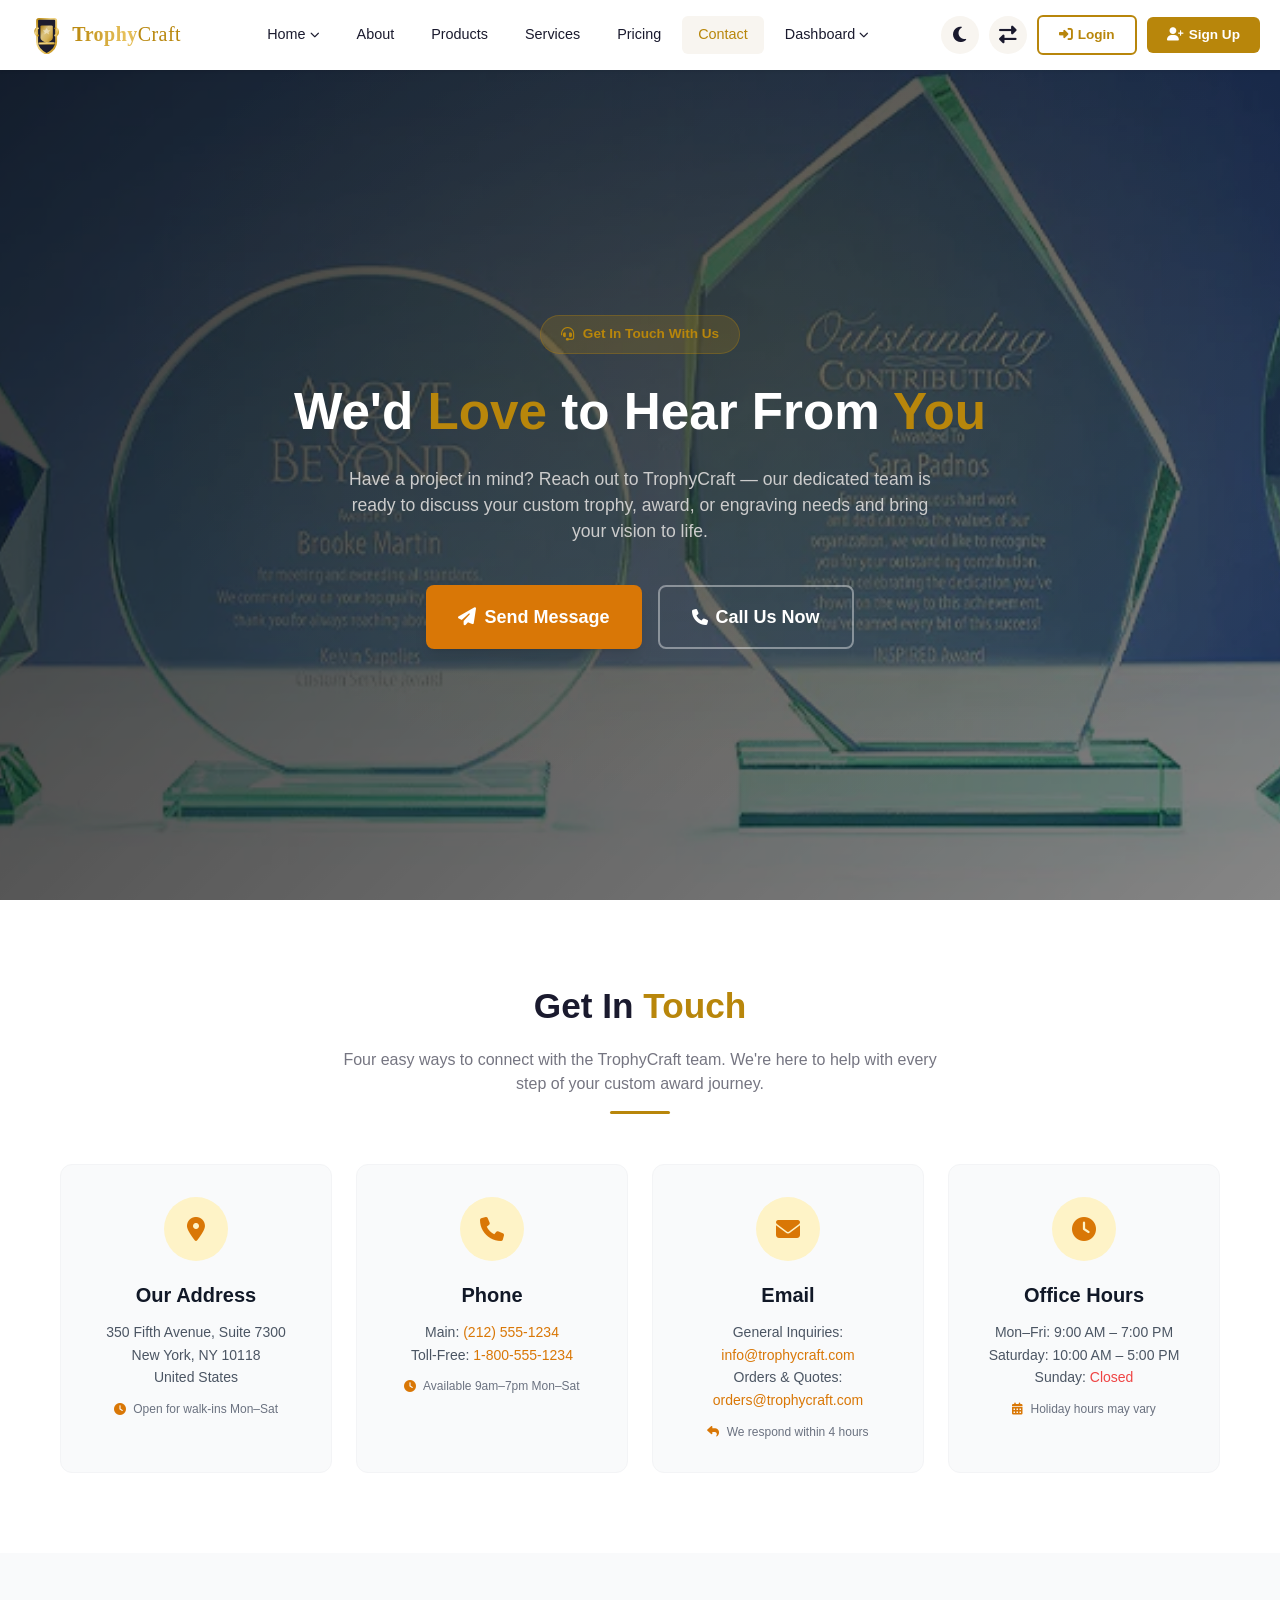
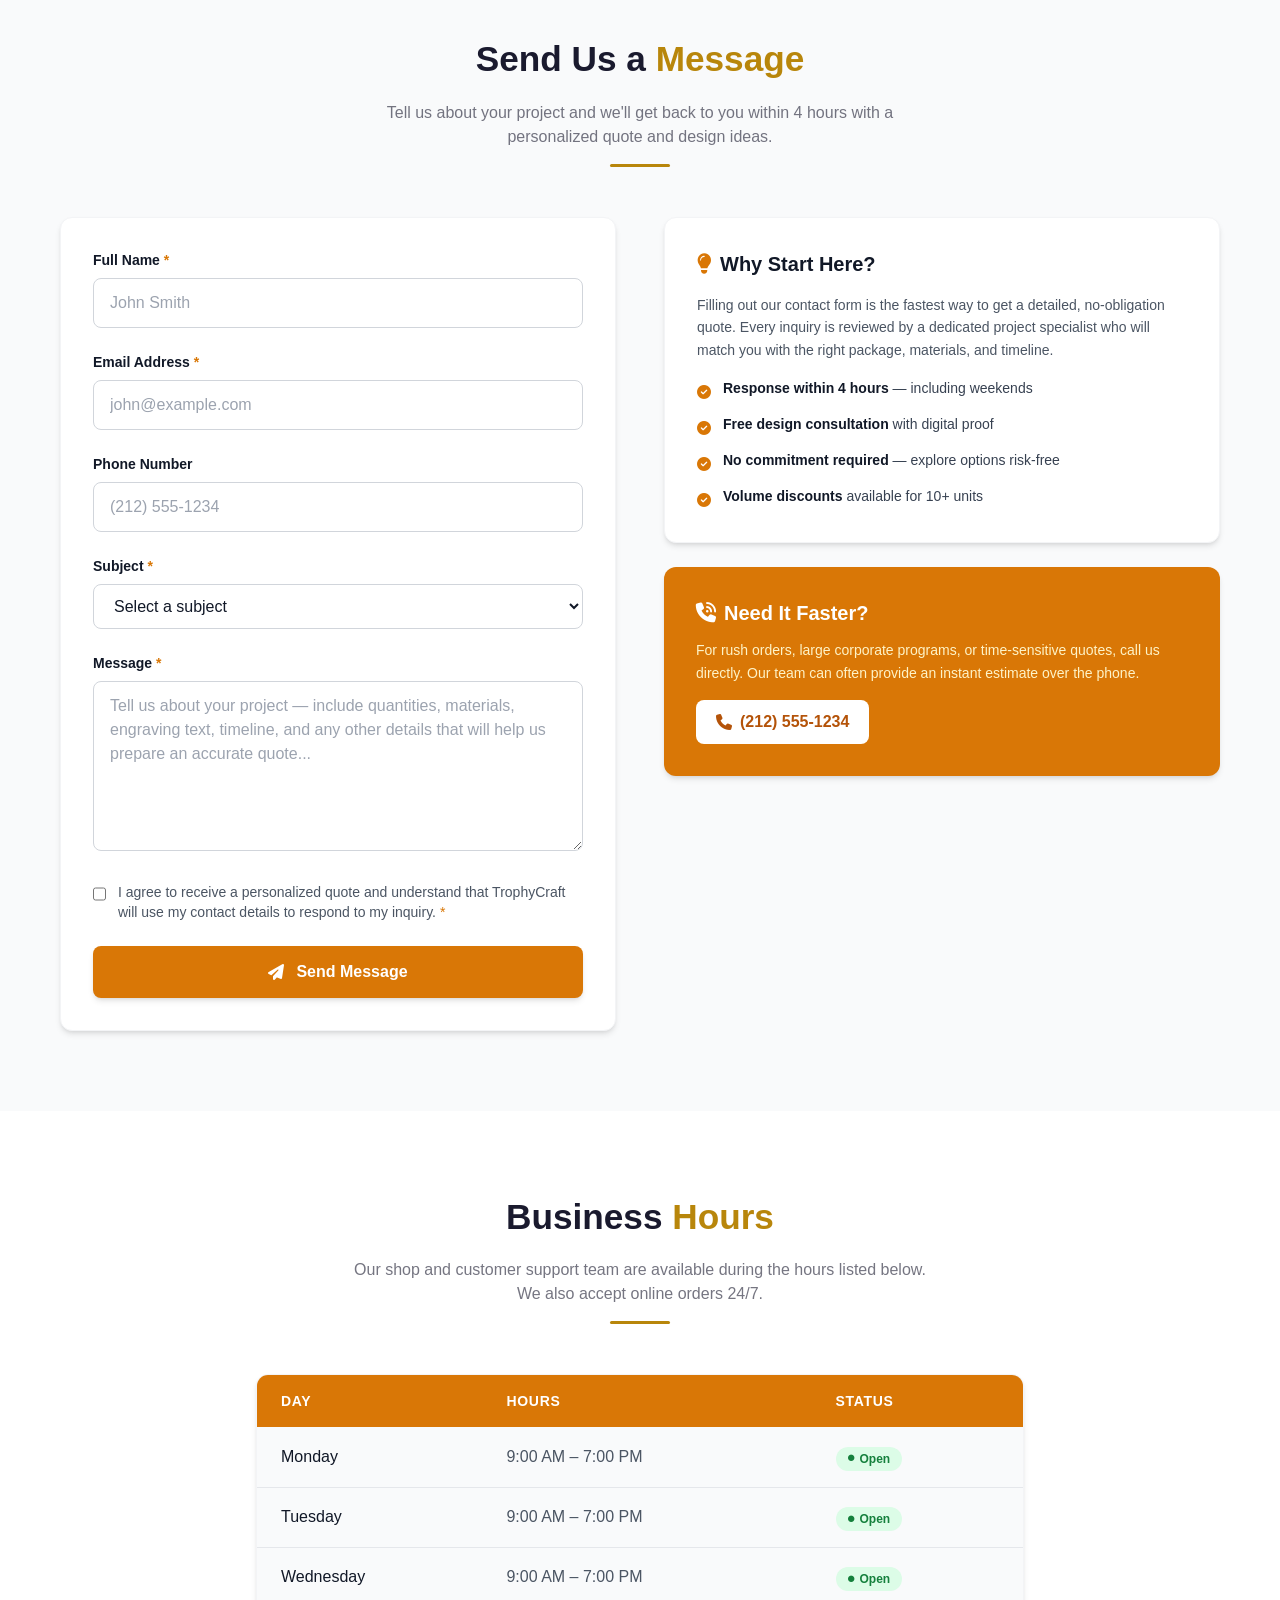
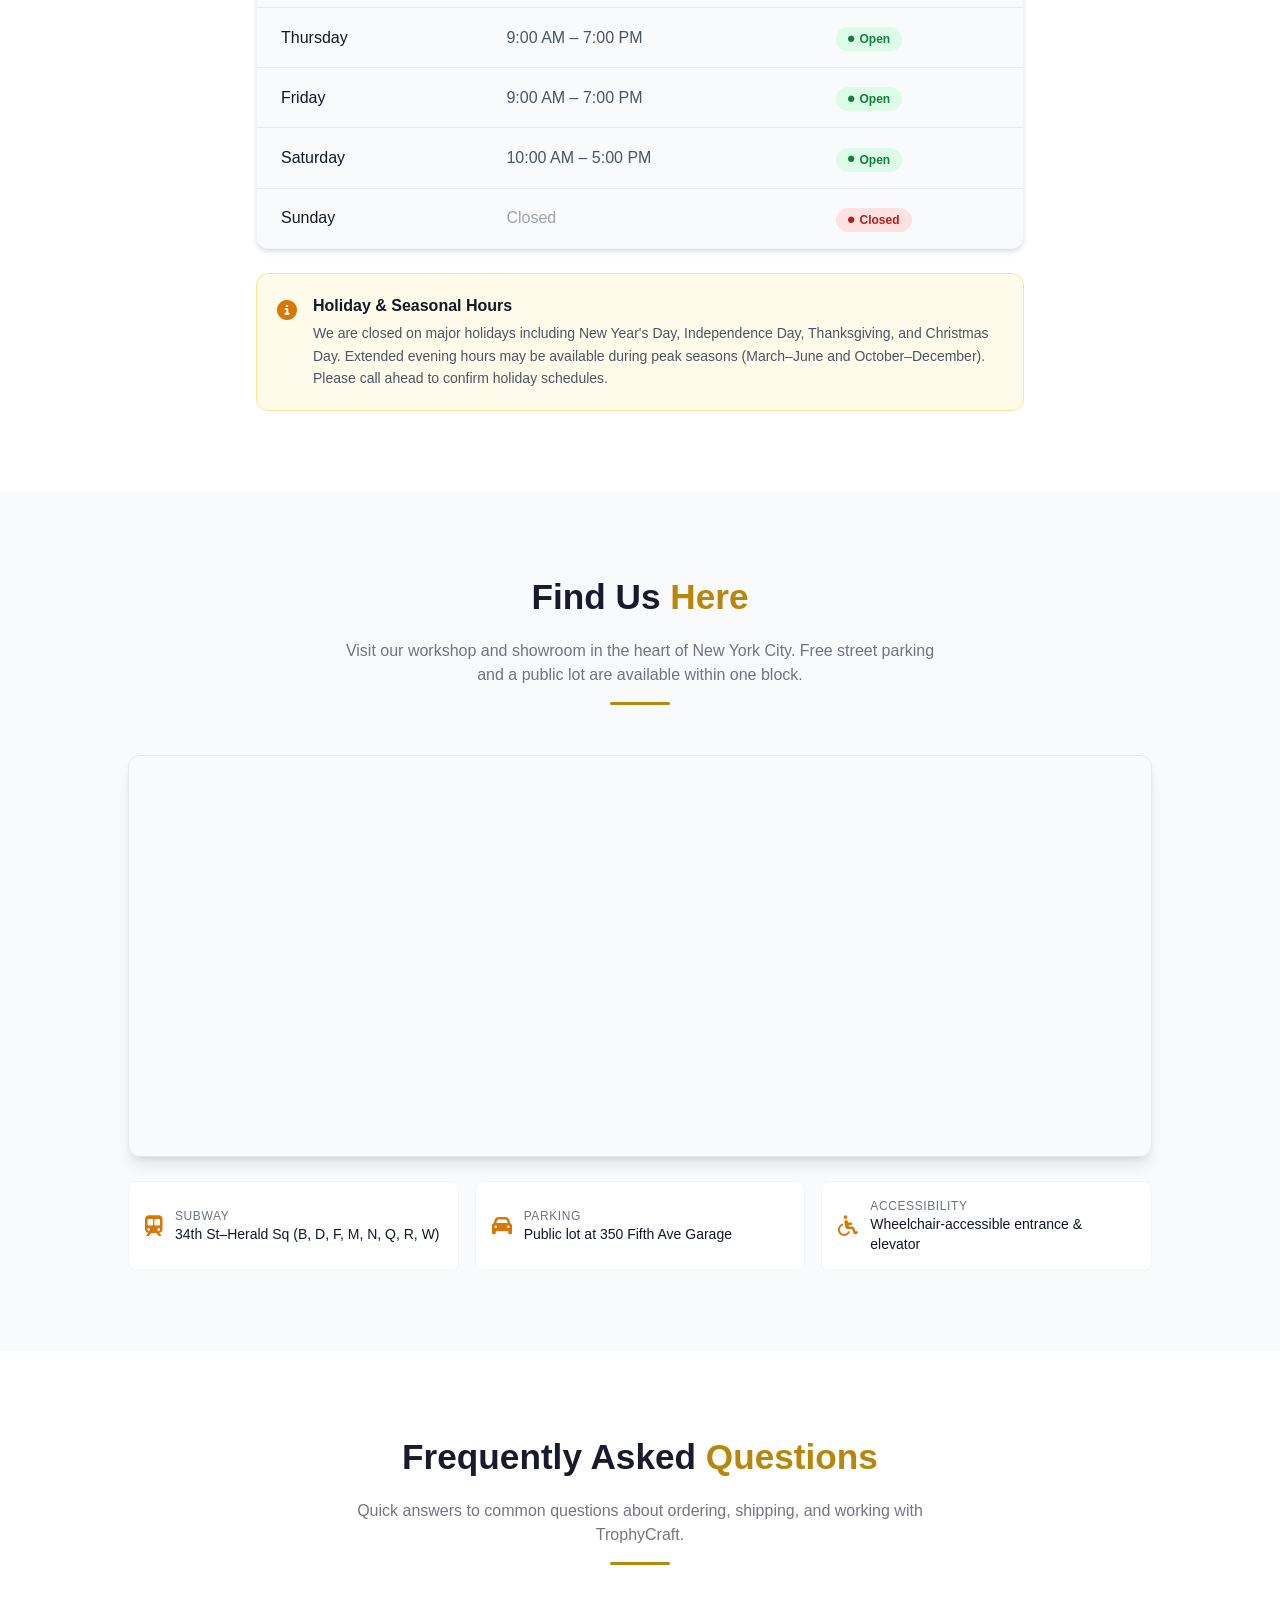
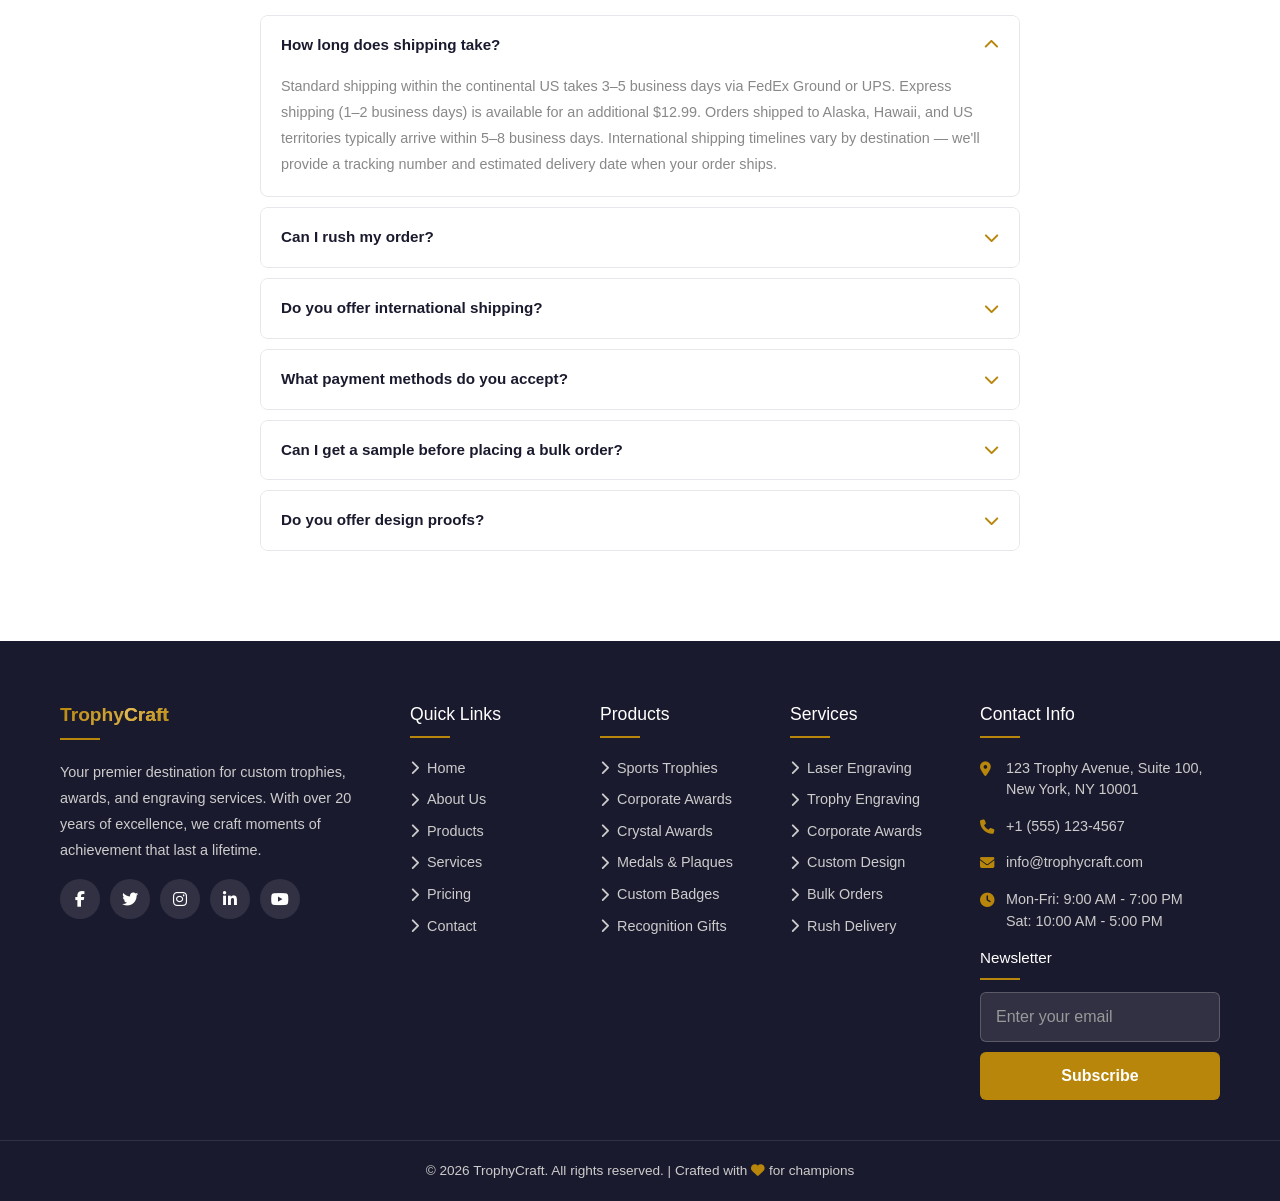
<file: contact.html>
<!DOCTYPE html>
<html lang="en">
<head>
  <meta charset="UTF-8">
  <meta name="viewport" content="width=device-width, initial-scale=1.0">
  <title>Contact Us - TrophyCraft | Custom Trophies & Awards</title>
  <link rel="icon" type="image/svg+xml" href="img/favicon.svg">
  <meta name="description" content="Get in touch with TrophyCraft for custom trophy and award engraving inquiries. Call, email, or visit our shop for a free consultation.">
  <link rel="stylesheet" href="https://cdnjs.cloudflare.com/ajax/libs/font-awesome/6.5.1/css/all.min.css">
  <script src="tailwindcss.js"></script>
  <link rel="stylesheet" href="css/style.css">
</head>
<body>
  <!-- ===== SECTION 1: Hero Banner ===== -->
  <section class="page-hero" style="background: linear-gradient(135deg, rgba(0,0,0,0.7) 0%, rgba(0,0,0,0.25) 100%), url('img/home1-1.webp') center/cover no-repeat;">
    <div class="absolute inset-0 bg-black/30"></div>
    <div class="absolute inset-0" style="background: radial-gradient(ellipse at 60% 40%, rgba(184,134,11,0.1) 0%, transparent 60%);"></div>
    <div class="relative z-10 max-w-7xl mx-auto px-4 text-center">
      <nav class="breadcrumb justify-center mb-6 animate-fadeInDown" aria-label="Breadcrumb">
        
      </nav>
      <span class="hero-badge animate-fadeInDown delay-100"><i class="fas fa-headset"></i> Get In Touch With Us</span>
      <h1 class="animate-fadeInUp delay-200" style="opacity: 0; animation-fill-mode: forwards;">We'd <span>Love</span> to Hear From <span>You</span></h1>
      <p class="animate-fadeInUp delay-400" style="opacity: 0; animation-fill-mode: forwards;">Have a project in mind? Reach out to TrophyCraft — our dedicated team is ready to discuss your custom trophy, award, or engraving needs and bring your vision to life.</p>
      <div class="hero-cta mt-10 flex flex-col sm:flex-row gap-4 justify-center">
        <a href="#contact-form" class="inline-flex items-center gap-2 bg-amber-600 hover:bg-amber-500 text-white font-semibold px-8 py-4 rounded-lg text-lg transition-all duration-300 shadow-lg hover:shadow-xl hover:-translate-y-1">
          <i class="fas fa-paper-plane"></i> Send Message
        </a>
        <a href="tel:+12125551234" class="inline-flex items-center gap-2 border-2 border-white/40 hover:border-amber-400 text-white font-semibold px-8 py-4 rounded-lg text-lg transition-all duration-300 hover:-translate-y-1">
            <i class="fas fa-phone-alt fa-flip-horizontal text-base align-middle"></i> Call Us Now
        </a>
      </div>
    </div>
  </section>

  <!-- ===== SECTION 2: Contact Information ===== -->
  <section class="section-padding bg-white" data-aos="fade-up">
    <div class="container-custom">
      <div class="section-title">
        <h2>Get In <span>Touch</span></h2>
        <p>Four easy ways to connect with the TrophyCraft team. We're here to help with every step of your custom award journey.</p>
        <div class="title-line"></div>
      </div>
      <div class="grid grid-cols-1 sm:grid-cols-2 lg:grid-cols-4 gap-6">
        <div class="bg-gray-50 rounded-xl p-8 text-center border border-gray-100 hover:shadow-lg hover:border-amber-200 transition-all duration-300 group">
          <div class="w-16 h-16 bg-amber-100 rounded-full flex items-center justify-center mx-auto mb-5 group-hover:bg-amber-600 transition-all duration-300">
            <i class="fas fa-map-marker-alt text-2xl text-amber-600 group-hover:text-white transition-all duration-300"></i>
          </div>
          <h3 class="text-xl font-bold text-gray-900 mb-3">Our Address</h3>
          <p class="text-gray-600 text-sm leading-relaxed">350 Fifth Avenue, Suite 7300<br>New York, NY 10118<br>United States</p>
          <p class="text-gray-500 text-xs mt-3"><i class="fas fa-clock text-amber-600 mr-1"></i> Open for walk-ins Mon–Sat</p>
        </div>
        <div class="bg-gray-50 rounded-xl p-8 text-center border border-gray-100 hover:shadow-lg hover:border-amber-200 transition-all duration-300 group">
          <div class="w-16 h-16 bg-amber-100 rounded-full flex items-center justify-center mx-auto mb-5 group-hover:bg-amber-600 transition-all duration-300">
            <i class="fas fa-phone text-2xl text-amber-600 group-hover:text-white transition-all duration-300"></i>
          </div>
          <h3 class="text-xl font-bold text-gray-900 mb-3">Phone</h3>
          <p class="text-gray-600 text-sm leading-relaxed">Main: <a href="tel:+12125551234" class="text-amber-600 hover:text-amber-700 font-medium">(212) 555-1234</a></p>
          <p class="text-gray-600 text-sm leading-relaxed">Toll-Free: <a href="tel:+18005551234" class="text-amber-600 hover:text-amber-700 font-medium">1-800-555-1234</a></p>
          <p class="text-gray-500 text-xs mt-3"><i class="fas fa-clock text-amber-600 mr-1"></i> Available 9am–7pm Mon–Sat</p>
        </div>
        <div class="bg-gray-50 rounded-xl p-8 text-center border border-gray-100 hover:shadow-lg hover:border-amber-200 transition-all duration-300 group">
          <div class="w-16 h-16 bg-amber-100 rounded-full flex items-center justify-center mx-auto mb-5 group-hover:bg-amber-600 transition-all duration-300">
            <i class="fas fa-envelope text-2xl text-amber-600 group-hover:text-white transition-all duration-300"></i>
          </div>
          <h3 class="text-xl font-bold text-gray-900 mb-3">Email</h3>
          <p class="text-gray-600 text-sm leading-relaxed">General Inquiries:<br><a href="mailto:info@trophycraft.com" class="text-amber-600 hover:text-amber-700 font-medium">info@trophycraft.com</a></p>
          <p class="text-gray-600 text-sm leading-relaxed">Orders & Quotes:<br><a href="mailto:orders@trophycraft.com" class="text-amber-600 hover:text-amber-700 font-medium">orders@trophycraft.com</a></p>
          <p class="text-gray-500 text-xs mt-3"><i class="fas fa-reply text-amber-600 mr-1"></i> We respond within 4 hours</p>
        </div>
        <div class="bg-gray-50 rounded-xl p-8 text-center border border-gray-100 hover:shadow-lg hover:border-amber-200 transition-all duration-300 group">
          <div class="w-16 h-16 bg-amber-100 rounded-full flex items-center justify-center mx-auto mb-5 group-hover:bg-amber-600 transition-all duration-300">
            <i class="fas fa-clock text-2xl text-amber-600 group-hover:text-white transition-all duration-300"></i>
          </div>
          <h3 class="text-xl font-bold text-gray-900 mb-3">Office Hours</h3>
          <p class="text-gray-600 text-sm leading-relaxed">Mon–Fri: 9:00 AM – 7:00 PM<br>Saturday: 10:00 AM – 5:00 PM<br>Sunday: <span class="text-red-500 font-medium">Closed</span></p>
          <p class="text-gray-500 text-xs mt-3"><i class="fas fa-calendar-alt text-amber-600 mr-1"></i> Holiday hours may vary</p>
        </div>
      </div>
    </div>
  </section>

  <!-- ===== SECTION 3: Contact Form ===== -->
  <section id="contact-form" class="section-padding bg-gray-50" data-aos="fade-up">
    <div class="container-custom">
      <div class="section-title">
        <h2>Send Us a <span>Message</span></h2>
        <p>Tell us about your project and we'll get back to you within 4 hours with a personalized quote and design ideas.</p>
        <div class="title-line"></div>
      </div>
      <div class="grid grid-cols-1 lg:grid-cols-2 gap-12 items-start">
        <div class="bg-white rounded-xl shadow-md p-8 border border-gray-100">
          <form id="contactForm" action="#" method="POST" class="space-y-6">
            <div>
              <label for="name" class="block text-sm font-semibold text-gray-900 mb-2">Full Name <span class="text-amber-600">*</span></label>
              <input type="text" id="name" name="name" required placeholder="John Smith" class="w-full px-4 py-3 border border-gray-300 rounded-lg focus:ring-2 focus:ring-amber-500 focus:border-amber-500 outline-none transition text-gray-900 placeholder-gray-400">
            </div>
            <div>
              <label for="email" class="block text-sm font-semibold text-gray-900 mb-2">Email Address <span class="text-amber-600">*</span></label>
              <input type="email" id="email" name="email" required placeholder="john@example.com" class="w-full px-4 py-3 border border-gray-300 rounded-lg focus:ring-2 focus:ring-amber-500 focus:border-amber-500 outline-none transition text-gray-900 placeholder-gray-400">
            </div>
            <div>
              <label for="phone" class="block text-sm font-semibold text-gray-900 mb-2">Phone Number</label>
              <input type="tel" id="phone" name="phone" placeholder="(212) 555-1234" class="w-full px-4 py-3 border border-gray-300 rounded-lg focus:ring-2 focus:ring-amber-500 focus:border-amber-500 outline-none transition text-gray-900 placeholder-gray-400">
            </div>
            <div>
              <label for="subject" class="block text-sm font-semibold text-gray-900 mb-2">Subject <span class="text-amber-600">*</span></label>
              <select id="subject" name="subject" required class="w-full px-4 py-3 border border-gray-300 rounded-lg focus:ring-2 focus:ring-amber-500 focus:border-amber-500 outline-none transition text-gray-900 bg-white">
                <option value="" disabled selected>Select a subject</option>
                <option value="Custom Trophy">Custom Trophy</option>
                <option value="Corporate Awards">Corporate Awards</option>
                <option value="Laser Engraving">Laser Engraving</option>
                <option value="Bulk Order">Bulk / Wholesale Order</option>
                <option value="Rush Order">Rush Order</option>
                <option value="Design Consultation">Design Consultation</option>
                <option value="Shipping Inquiry">Shipping Inquiry</option>
                <option value="Other">Other</option>
              </select>
            </div>
            <div>
              <label for="message" class="block text-sm font-semibold text-gray-900 mb-2">Message <span class="text-amber-600">*</span></label>
              <textarea id="message" name="message" rows="6" required placeholder="Tell us about your project — include quantities, materials, engraving text, timeline, and any other details that will help us prepare an accurate quote..." class="w-full px-4 py-3 border border-gray-300 rounded-lg focus:ring-2 focus:ring-amber-500 focus:border-amber-500 outline-none transition text-gray-900 placeholder-gray-400 resize-y"></textarea>
            </div>
            <div class="flex items-start gap-3">
              <input type="checkbox" id="consent" name="consent" required class="mt-1 h-4 w-4 text-amber-600 focus:ring-amber-500 border-gray-300 rounded">
              <label for="consent" class="text-sm text-gray-600">I agree to receive a personalized quote and understand that TrophyCraft will use my contact details to respond to my inquiry. <span class="text-amber-600">*</span></label>
            </div>
            <button type="submit" class="w-full bg-amber-600 hover:bg-amber-500 text-white font-semibold py-3.5 px-6 rounded-lg transition-all duration-300 shadow-md hover:shadow-lg flex items-center justify-center gap-3 text-base">
              <i class="fas fa-paper-plane"></i> Send Message
            </button>
          </form>
        </div>
        <div class="space-y-6">
          <div class="bg-white rounded-xl shadow-md p-8 border border-gray-100">
            <h3 class="text-xl font-bold text-gray-900 mb-4 flex items-center gap-2">
              <i class="fas fa-lightbulb text-amber-600"></i> Why Start Here?
            </h3>
            <p class="text-gray-600 text-sm leading-relaxed mb-4">Filling out our contact form is the fastest way to get a detailed, no-obligation quote. Every inquiry is reviewed by a dedicated project specialist who will match you with the right package, materials, and timeline.</p>
            <ul class="space-y-3">
              <li class="flex items-start gap-3">
                <i class="fas fa-check-circle text-amber-600 mt-1 text-sm"></i>
                <span class="text-gray-700 text-sm"><strong class="text-gray-900">Response within 4 hours</strong> — including weekends</span>
              </li>
              <li class="flex items-start gap-3">
                <i class="fas fa-check-circle text-amber-600 mt-1 text-sm"></i>
                <span class="text-gray-700 text-sm"><strong class="text-gray-900">Free design consultation</strong> with digital proof</span>
              </li>
              <li class="flex items-start gap-3">
                <i class="fas fa-check-circle text-amber-600 mt-1 text-sm"></i>
                <span class="text-gray-700 text-sm"><strong class="text-gray-900">No commitment required</strong> — explore options risk-free</span>
              </li>
              <li class="flex items-start gap-3">
                <i class="fas fa-check-circle text-amber-600 mt-1 text-sm"></i>
                <span class="text-gray-700 text-sm"><strong class="text-gray-900">Volume discounts</strong> available for 10+ units</span>
              </li>
            </ul>
          </div>
          <div class="bg-amber-600 rounded-xl shadow-md p-8 text-white">
            <h3 class="text-xl font-bold mb-3 flex items-center gap-2">
              <i class="fas fa-phone-volume"></i> Need It Faster?
            </h3>
            <p class="text-amber-100 text-sm leading-relaxed mb-4">For rush orders, large corporate programs, or time-sensitive quotes, call us directly. Our team can often provide an instant estimate over the phone.</p>
            <a href="tel:+12125551234" class="inline-flex items-center gap-2 bg-white text-amber-700 font-semibold py-2.5 px-5 rounded-lg hover:bg-amber-50 transition">
              <i class="fas fa-phone-alt fa-flip-horizontal"></i> (212) 555-1234
            </a>
          </div>
        </div>
      </div>
    </div>
  </section>

  <!-- ===== SECTION 4: Business Hours ===== -->
  <section class="section-padding bg-white" data-aos="fade-up">
    <div class="container-custom">
      <div class="section-title">
        <h2>Business <span>Hours</span></h2>
        <p>Our shop and customer support team are available during the hours listed below. We also accept online orders 24/7.</p>
        <div class="title-line"></div>
      </div>
      <div class="max-w-3xl mx-auto">
        <div class="bg-gray-50 rounded-xl shadow-md overflow-hidden border border-gray-100">
          <table class="w-full text-left">
            <thead>
              <tr class="bg-amber-600 text-white">
                <th class="py-4 px-6 font-semibold text-sm uppercase tracking-wider">Day</th>
                <th class="py-4 px-6 font-semibold text-sm uppercase tracking-wider">Hours</th>
                <th class="py-4 px-6 font-semibold text-sm uppercase tracking-wider">Status</th>
              </tr>
            </thead>
            <tbody class="divide-y divide-gray-200">
              <tr class="hover:bg-amber-50 transition">
                <td class="py-4 px-6 font-medium text-gray-900">Monday</td>
                <td class="py-4 px-6 text-gray-600">9:00 AM – 7:00 PM</td>
                <td class="py-4 px-6"><span class="inline-flex items-center gap-1.5 bg-green-100 text-green-700 text-xs font-semibold px-3 py-1 rounded-full"><i class="fas fa-circle text-[0.4rem]"></i> Open</span></td>
              </tr>
              <tr class="hover:bg-amber-50 transition">
                <td class="py-4 px-6 font-medium text-gray-900">Tuesday</td>
                <td class="py-4 px-6 text-gray-600">9:00 AM – 7:00 PM</td>
                <td class="py-4 px-6"><span class="inline-flex items-center gap-1.5 bg-green-100 text-green-700 text-xs font-semibold px-3 py-1 rounded-full"><i class="fas fa-circle text-[0.4rem]"></i> Open</span></td>
              </tr>
              <tr class="hover:bg-amber-50 transition">
                <td class="py-4 px-6 font-medium text-gray-900">Wednesday</td>
                <td class="py-4 px-6 text-gray-600">9:00 AM – 7:00 PM</td>
                <td class="py-4 px-6"><span class="inline-flex items-center gap-1.5 bg-green-100 text-green-700 text-xs font-semibold px-3 py-1 rounded-full"><i class="fas fa-circle text-[0.4rem]"></i> Open</span></td>
              </tr>
              <tr class="hover:bg-amber-50 transition">
                <td class="py-4 px-6 font-medium text-gray-900">Thursday</td>
                <td class="py-4 px-6 text-gray-600">9:00 AM – 7:00 PM</td>
                <td class="py-4 px-6"><span class="inline-flex items-center gap-1.5 bg-green-100 text-green-700 text-xs font-semibold px-3 py-1 rounded-full"><i class="fas fa-circle text-[0.4rem]"></i> Open</span></td>
              </tr>
              <tr class="hover:bg-amber-50 transition">
                <td class="py-4 px-6 font-medium text-gray-900">Friday</td>
                <td class="py-4 px-6 text-gray-600">9:00 AM – 7:00 PM</td>
                <td class="py-4 px-6"><span class="inline-flex items-center gap-1.5 bg-green-100 text-green-700 text-xs font-semibold px-3 py-1 rounded-full"><i class="fas fa-circle text-[0.4rem]"></i> Open</span></td>
              </tr>
              <tr class="hover:bg-amber-50 transition">
                <td class="py-4 px-6 font-medium text-gray-900">Saturday</td>
                <td class="py-4 px-6 text-gray-600">10:00 AM – 5:00 PM</td>
                <td class="py-4 px-6"><span class="inline-flex items-center gap-1.5 bg-green-100 text-green-700 text-xs font-semibold px-3 py-1 rounded-full"><i class="fas fa-circle text-[0.4rem]"></i> Open</span></td>
              </tr>
              <tr class="hover:bg-red-50 transition">
                <td class="py-4 px-6 font-medium text-gray-900">Sunday</td>
                <td class="py-4 px-6 text-gray-400">Closed</td>
                <td class="py-4 px-6"><span class="inline-flex items-center gap-1.5 bg-red-100 text-red-700 text-xs font-semibold px-3 py-1 rounded-full"><i class="fas fa-circle text-[0.4rem]"></i> Closed</span></td>
              </tr>
            </tbody>
          </table>
        </div>
        <div class="mt-6 bg-amber-50 border border-amber-200 rounded-xl p-5 flex items-start gap-4">
          <i class="fas fa-info-circle text-amber-600 text-xl mt-0.5"></i>
          <div>
            <h4 class="font-semibold text-gray-900 mb-1">Holiday & Seasonal Hours</h4>
            <p class="text-gray-600 text-sm leading-relaxed">We are closed on major holidays including New Year's Day, Independence Day, Thanksgiving, and Christmas Day. Extended evening hours may be available during peak seasons (March–June and October–December). Please call ahead to confirm holiday schedules.</p>
          </div>
        </div>
      </div>
    </div>
  </section>

  <!-- ===== SECTION 5: Google Map ===== -->
  <section class="section-padding bg-gray-50" data-aos="fade-up">
    <div class="container-custom">
      <div class="section-title">
        <h2>Find Us <span>Here</span></h2>
        <p>Visit our workshop and showroom in the heart of New York City. Free street parking and a public lot are available within one block.</p>
        <div class="title-line"></div>
      </div>
      <div class="max-w-5xl mx-auto">
        <div class="map-container rounded-xl shadow-lg overflow-hidden border border-gray-200">
          <iframe
            src="https://www.google.com/maps/embed?pb=!1m18!1m12!1m3!1d3022.9663095919363!2d-73.9857!3d40.7484!2m3!1f0!2f0!3f0!3m2!1i1024!2i768!4f13.1!3m3!1m2!1s0x89c259a9b3117469%3A0xd134e199a405a163!2sEmpire+State+Building!5e0!3m2!1sen!2sus!4v1"
            width="100%"
            height="450"
            style="border:0; display: block;"
            allowfullscreen=""
            loading="lazy"
            referrerpolicy="no-referrer-when-downgrade"
            title="TrophyCraft location at 350 Fifth Avenue, New York, NY">
          </iframe>
        </div>
        <div class="grid grid-cols-1 sm:grid-cols-3 gap-4 mt-6">
          <div class="bg-white rounded-lg p-4 border border-gray-100 flex items-center gap-3">
            <i class="fas fa-subway text-amber-600 text-xl"></i>
            <div>
              <p class="text-xs text-gray-500 font-medium uppercase tracking-wider">Subway</p>
              <p class="text-sm font-medium text-gray-900">34th St–Herald Sq (B, D, F, M, N, Q, R, W)</p>
            </div>
          </div>
          <div class="bg-white rounded-lg p-4 border border-gray-100 flex items-center gap-3">
            <i class="fas fa-car text-amber-600 text-xl"></i>
            <div>
              <p class="text-xs text-gray-500 font-medium uppercase tracking-wider">Parking</p>
              <p class="text-sm font-medium text-gray-900">Public lot at 350 Fifth Ave Garage</p>
            </div>
          </div>
          <div class="bg-white rounded-lg p-4 border border-gray-100 flex items-center gap-3">
            <i class="fas fa-wheelchair text-amber-600 text-xl"></i>
            <div>
              <p class="text-xs text-gray-500 font-medium uppercase tracking-wider">Accessibility</p>
              <p class="text-sm font-medium text-gray-900">Wheelchair-accessible entrance & elevator</p>
            </div>
          </div>
        </div>
      </div>
    </div>
  </section>

  <!-- ===== SECTION 6: FAQ Section ===== -->
  <section class="section-padding bg-white" data-aos="fade-up">
    <div class="container-custom" style="max-width: 800px;">
      <div class="section-title">
        <h2>Frequently Asked <span>Questions</span></h2>
        <p>Quick answers to common questions about ordering, shipping, and working with TrophyCraft.</p>
        <div class="title-line"></div>
      </div>

      <div class="faq-item active">
        <div class="faq-question">
          <span>How long does shipping take?</span>
          <i class="fas fa-chevron-down"></i>
        </div>
        <div class="faq-answer">
          Standard shipping within the continental US takes 3–5 business days via FedEx Ground or UPS. Express shipping (1–2 business days) is available for an additional $12.99. Orders shipped to Alaska, Hawaii, and US territories typically arrive within 5–8 business days. International shipping timelines vary by destination — we'll provide a tracking number and estimated delivery date when your order ships.
        </div>
      </div>

      <div class="faq-item">
        <div class="faq-question">
          <span>Can I rush my order?</span>
          <i class="fas fa-chevron-down"></i>
        </div>
        <div class="faq-answer">
          Yes! We offer rush production services for an additional fee. Our fastest turnaround is 24 hours from artwork approval for select products. Standard rush (48 hours) is available on most trophy and plaque orders, and super rush (same-day) can be accommodated for small engraving jobs. Rush orders placed before 12:00 PM EST can often ship the same day. Call us to confirm availability for your specific project.
        </div>
      </div>

      <div class="faq-item">
        <div class="faq-question">
          <span>Do you offer international shipping?</span>
          <i class="fas fa-chevron-down"></i>
        </div>
        <div class="faq-answer">
          Absolutely. We ship to over 40 countries worldwide including Canada, the United Kingdom, Australia, Germany, Japan, and the United Arab Emirates. International shipping rates are calculated by weight, dimensions, and destination. All international orders include full-value insurance and customs documentation. Please note that the recipient is responsible for any import duties, taxes, or customs clearance fees that may apply.
        </div>
      </div>

      <div class="faq-item">
        <div class="faq-question">
          <span>What payment methods do you accept?</span>
          <i class="fas fa-chevron-down"></i>
        </div>
        <div class="faq-answer">
          We accept Visa, Mastercard, American Express, Discover, and PayPal for online and phone orders. We also accept wire transfers and ACH payments for corporate and bulk orders over $500. For local customers, we accept cash and certified checks for in-person pickup. Net-30 terms are available for qualified educational institutions and government agencies — please contact our billing department to set up an account.
        </div>
      </div>

      <div class="faq-item">
        <div class="faq-question">
          <span>Can I get a sample before placing a bulk order?</span>
          <i class="fas fa-chevron-down"></i>
        </div>
        <div class="faq-answer">
          Yes, we offer sample production for bulk and corporate orders of 10+ units. A sample unit is produced at 50% of the unit price and includes full engraving and finishing. Once you approve the sample, the cost of the sample is deducted from your final bulk order. Samples typically ship within 3–5 business days from artwork approval. We also maintain a physical showroom where you can view and handle our standard material and finish options.
        </div>
      </div>

      <div class="faq-item">
        <div class="faq-question">
          <span>Do you offer design proofs?</span>
          <i class="fas fa-chevron-down"></i>
        </div>
        <div class="faq-answer">
          Every order includes a free digital design proof before production begins. Our in-house design team creates a detailed 2D vector layout or photorealistic 3D rendering of your award, including your engraving text, logo placement, and color selections. You may request up to two rounds of revisions at no charge. Additional revision rounds beyond two are billed at a flat $25 fee. Proofs are typically delivered within 24–48 hours after order placement.
        </div>
      </div>
    </div>
  </section>

  <div id="footer-placeholder"></div>
  <script src="js/navbar.js"></script>
  <script src="js/footer.js"></script>
  <script src="js/main.js"></script>
  <script>
    document.addEventListener('DOMContentLoaded', function() {
      const firstItem = document.querySelector('.faq-item');
      if (firstItem) {
        firstItem.classList.add('active');
      }
    });
  </script>
</body>
</html>
</file>
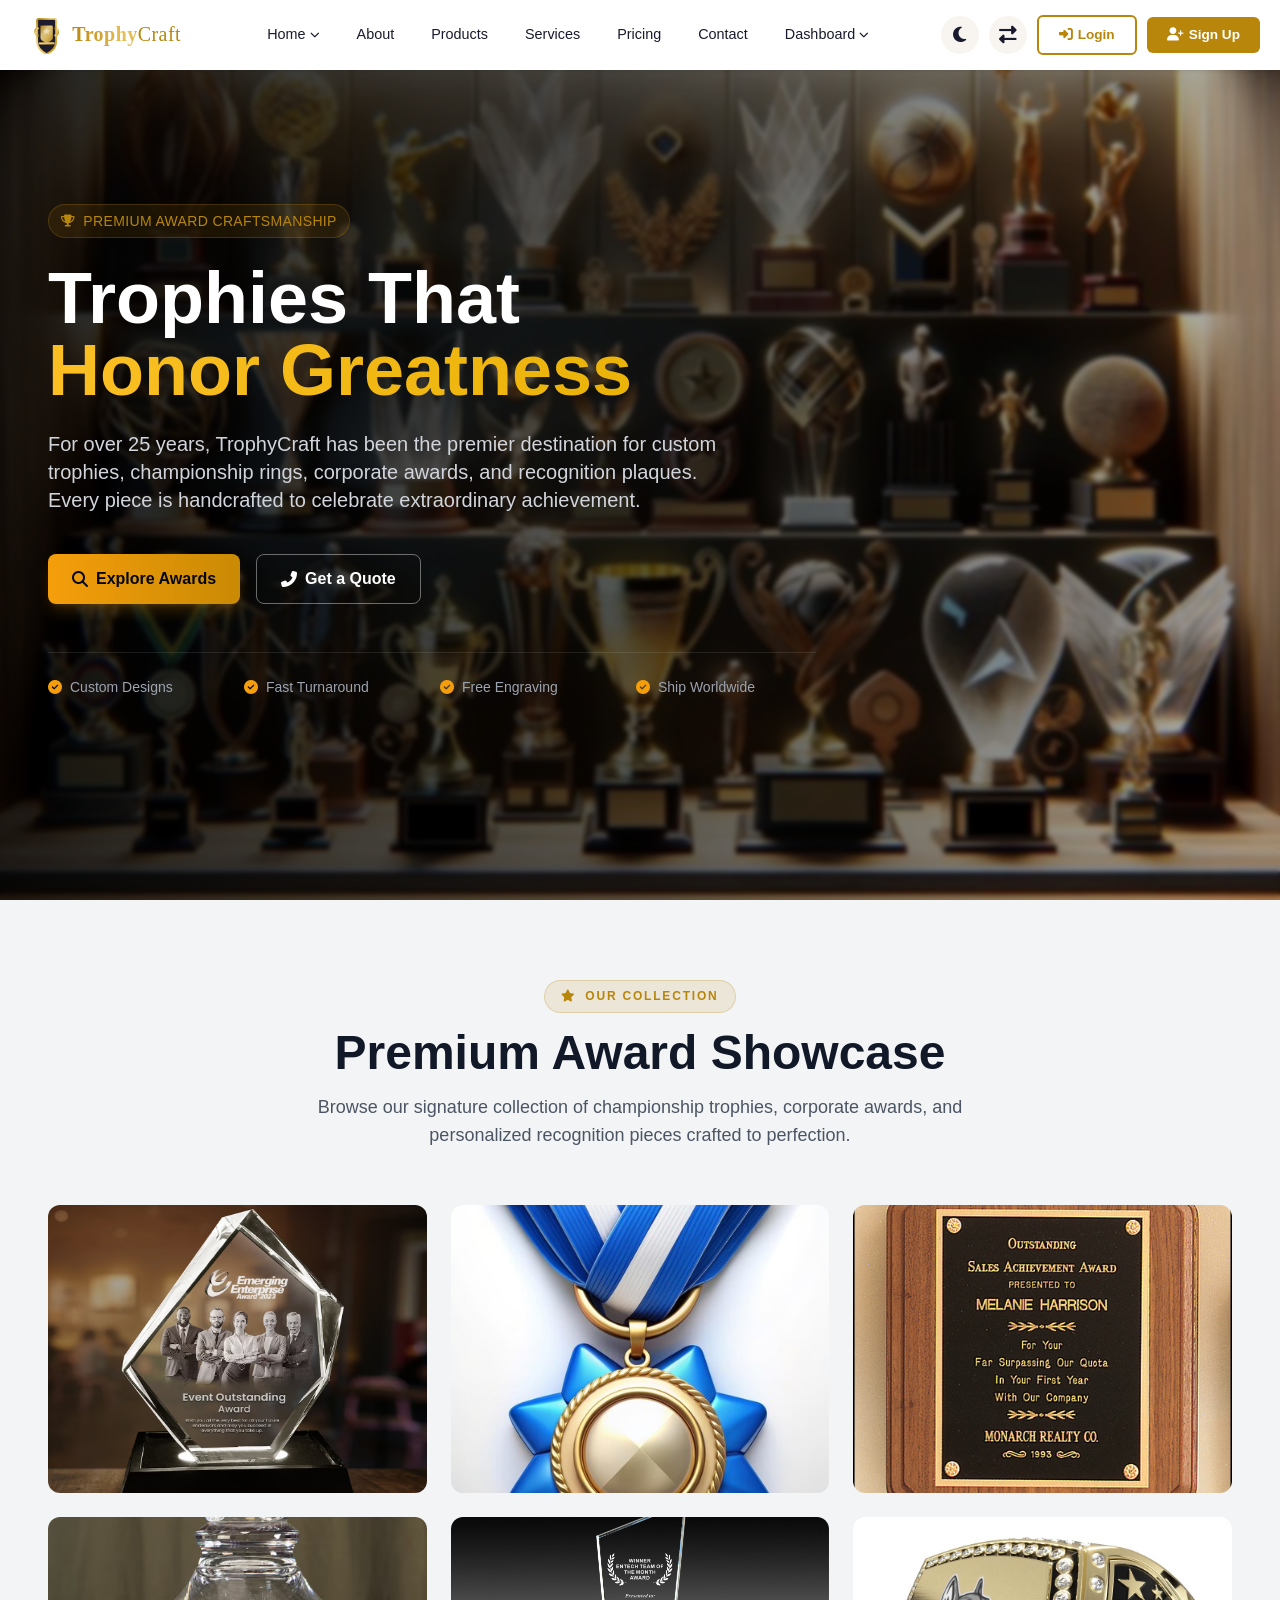
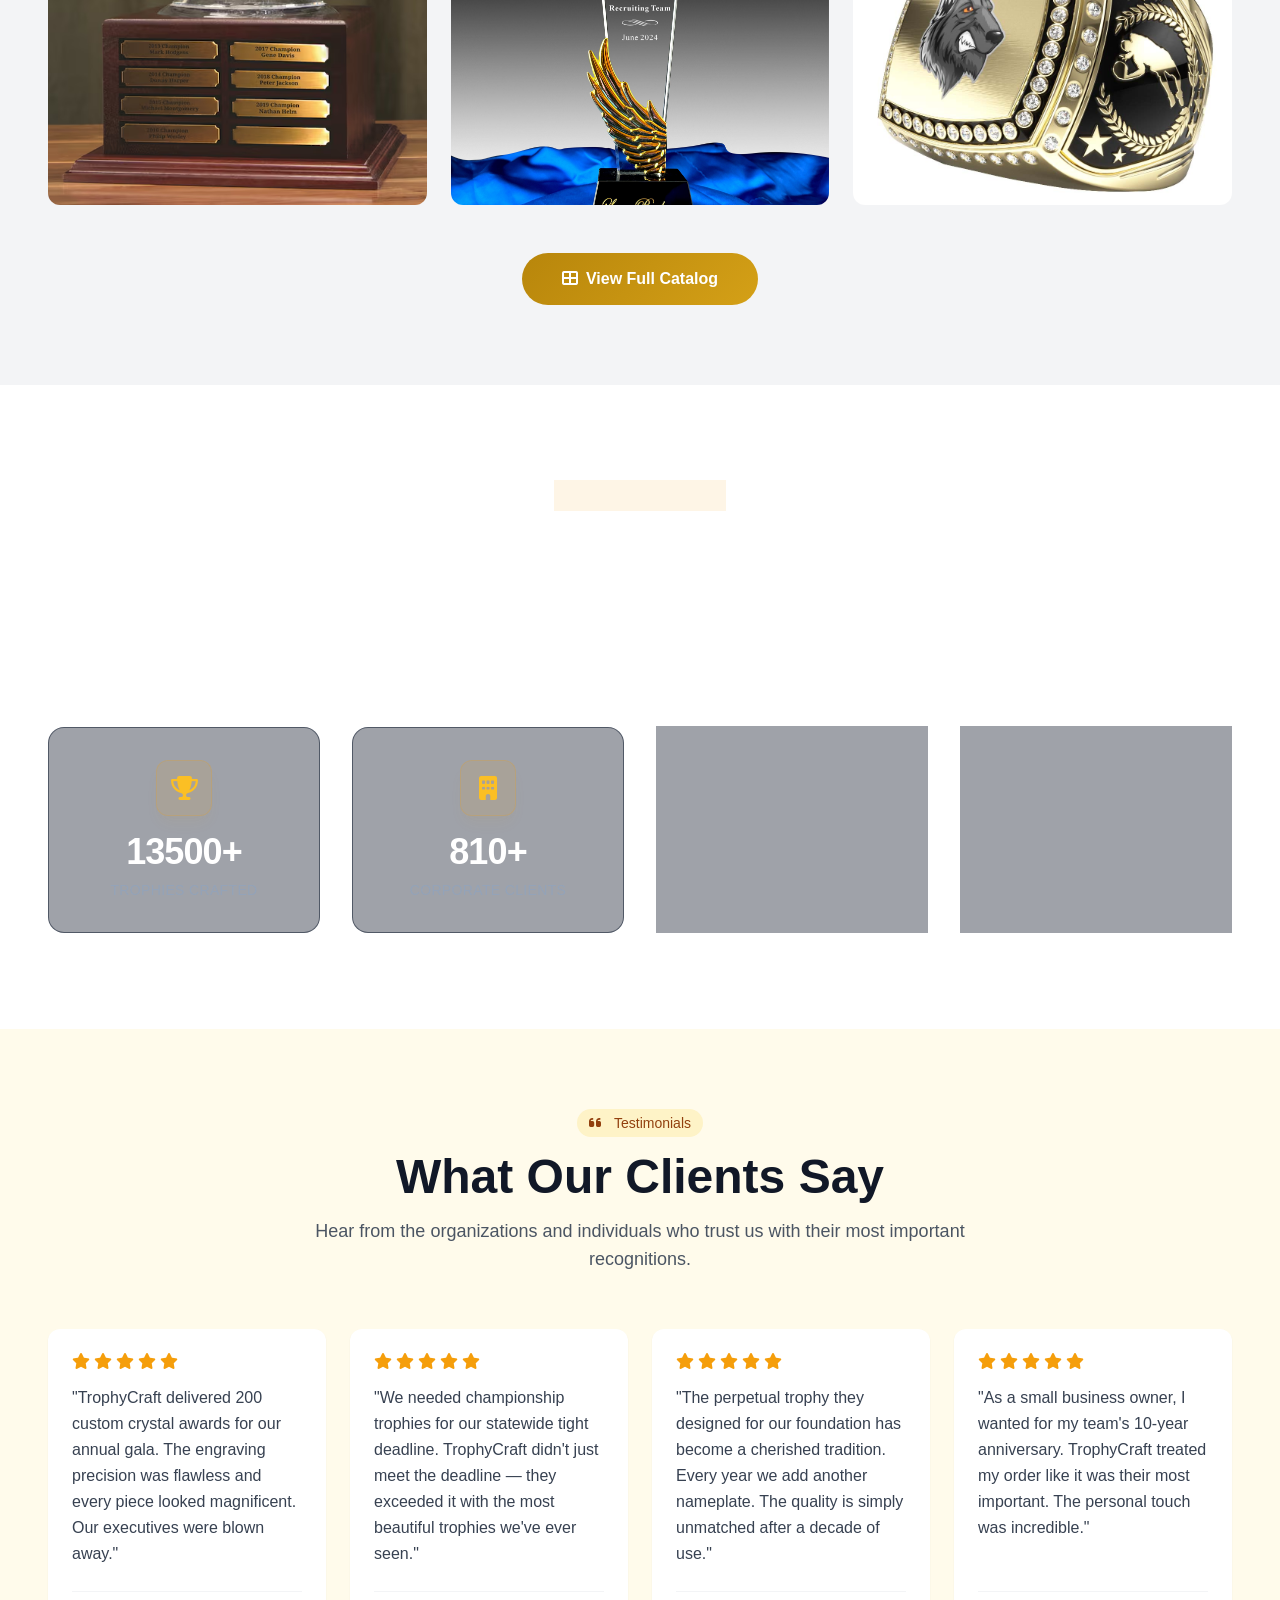
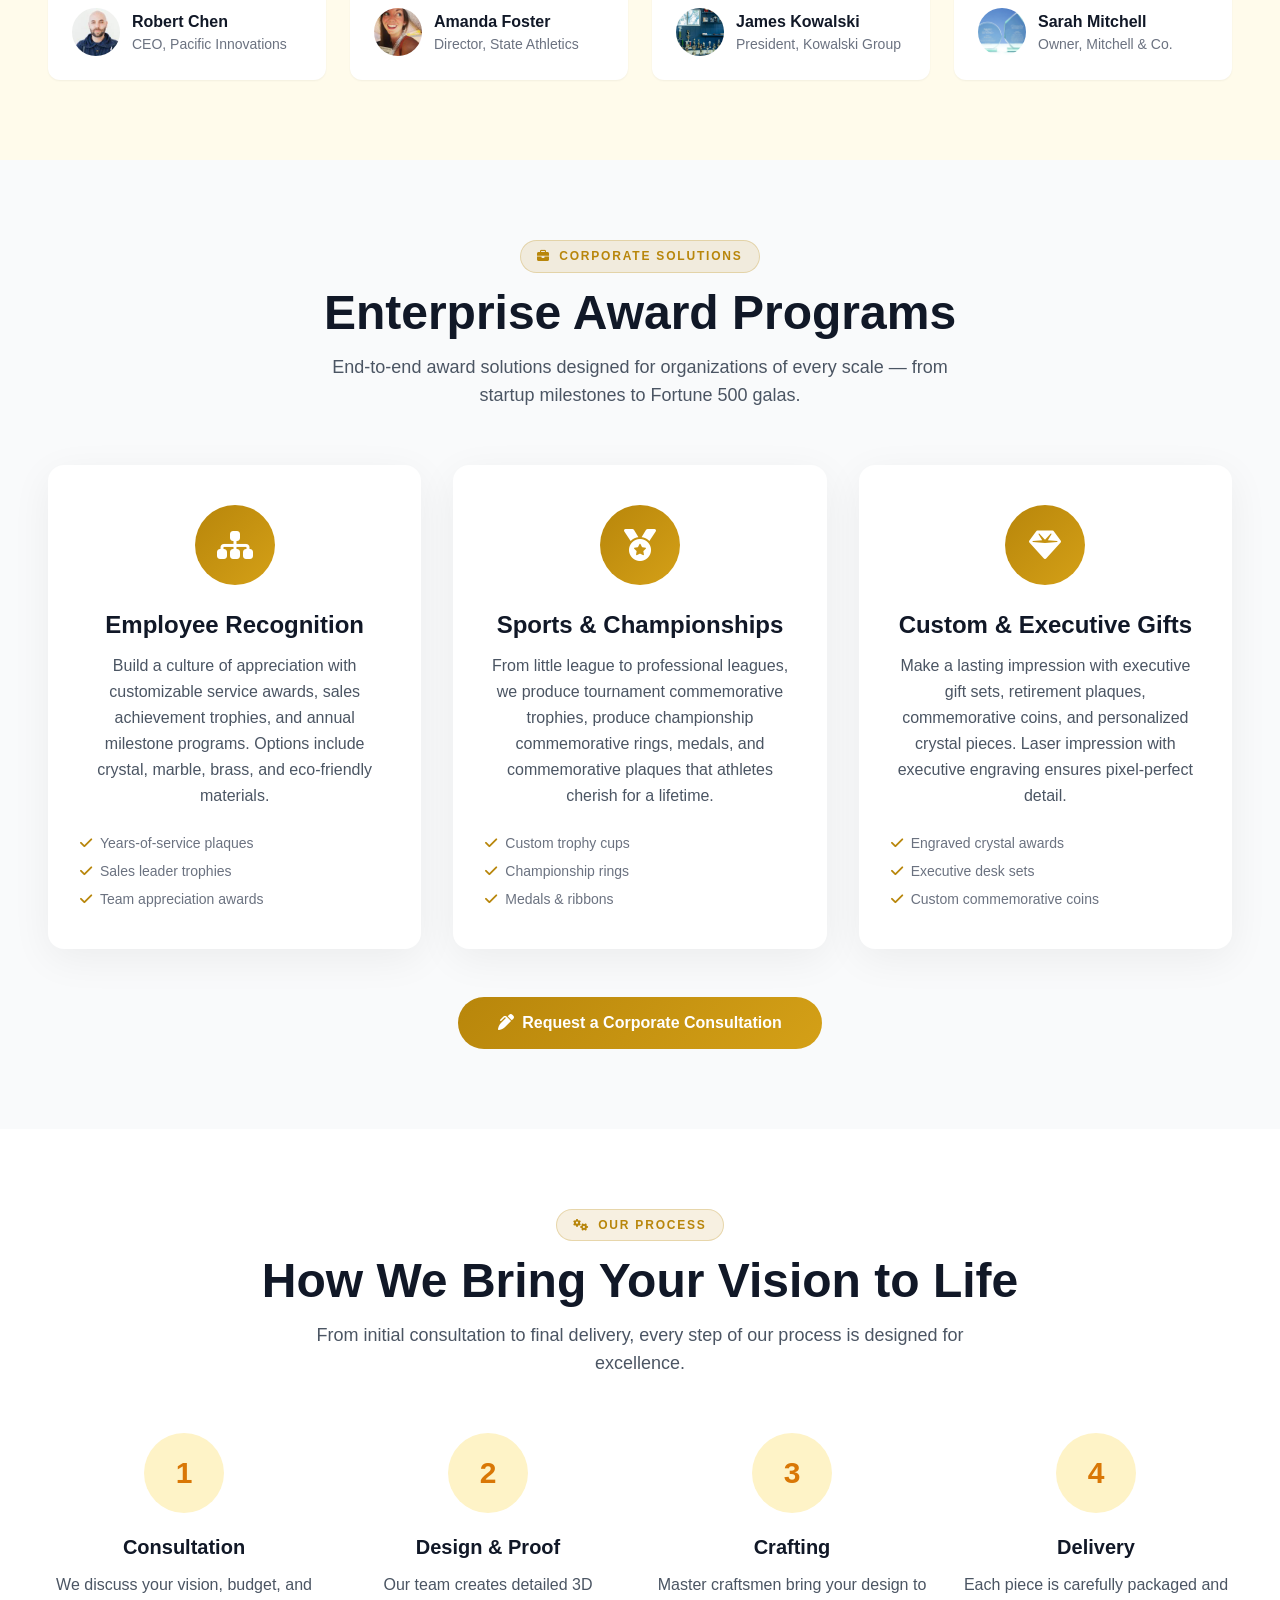
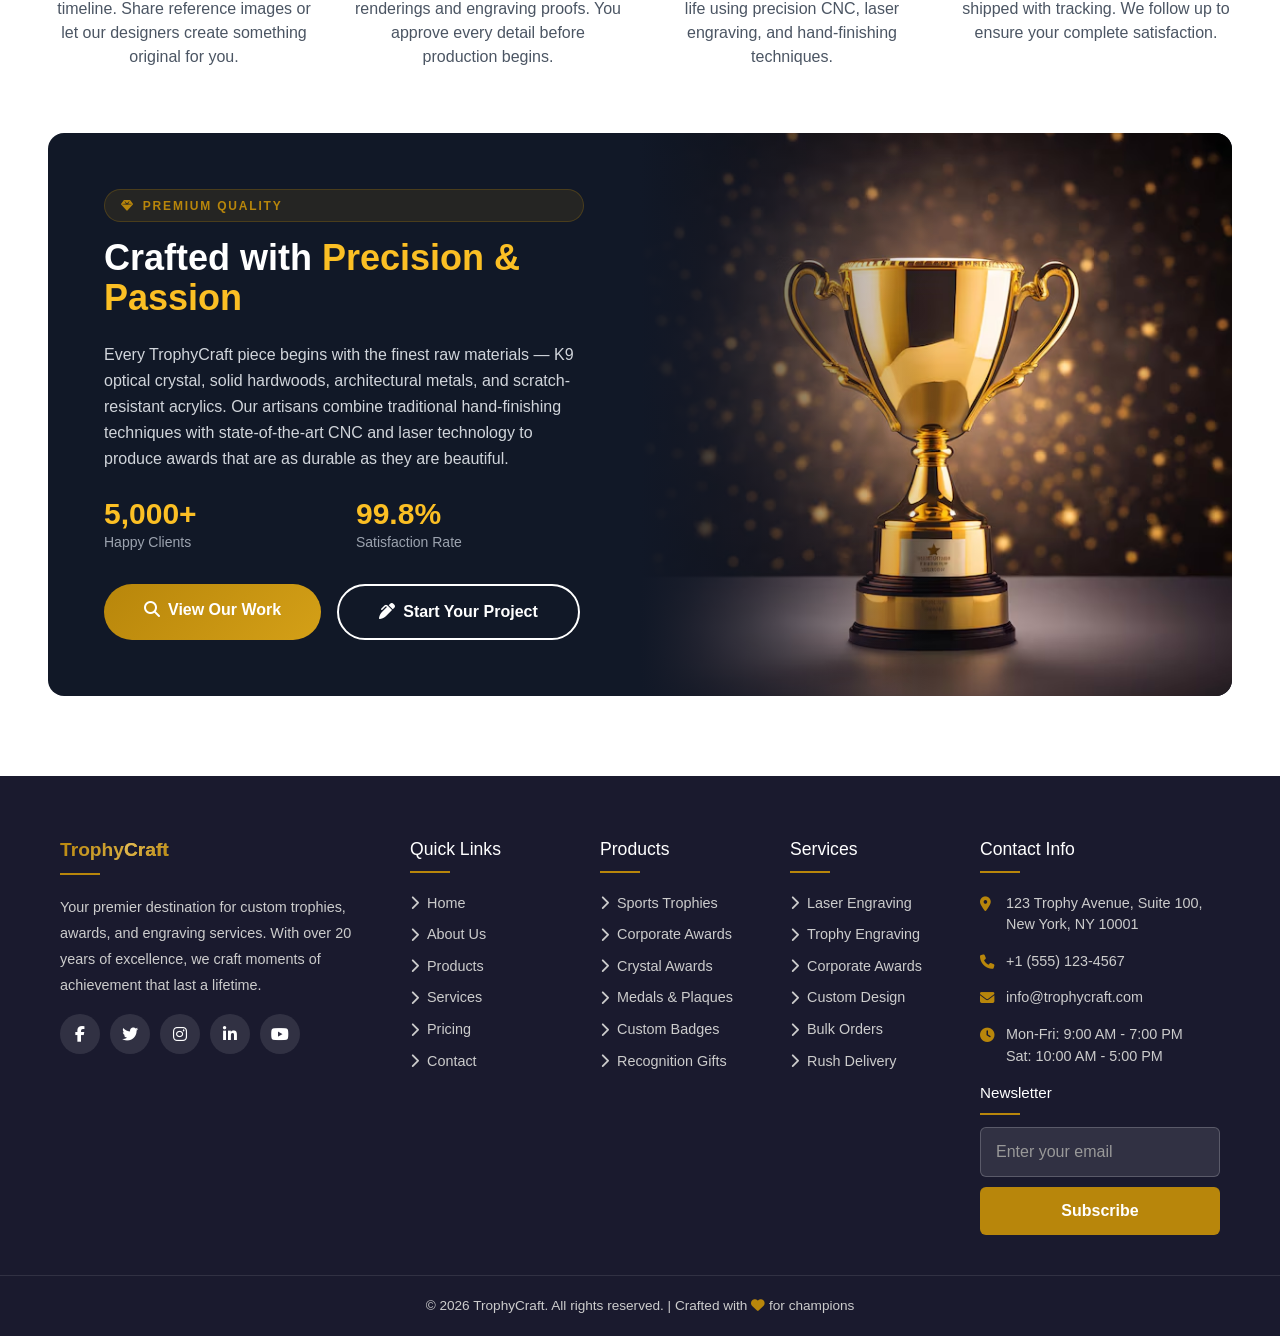
<file: home2.html>
<!DOCTYPE html>
<html lang="en">
<head>
  <meta charset="UTF-8">
  <meta name="viewport" content="width=device-width, initial-scale=1.0">
  <title>Home 2 - TrophyCraft | Premium Awards & Trophies</title>
  <link rel="icon" type="image/svg+xml" href="img/favicon.svg">
  <meta name="description" content="Premium custom trophy and award solutions for every achievement.">
  <link rel="stylesheet" href="https://cdnjs.cloudflare.com/ajax/libs/font-awesome/6.5.1/css/all.min.css">
  <script src="tailwindcss.js"></script>
  <link rel="stylesheet" href="css/style.css">
  <style>
    :root { --gold: #b8860b; --gold-light: #d4a017; }
    .text-gold { color: var(--gold); }
    .bg-gold { background-color: var(--gold); }
    .border-gold { border-color: var(--gold); }
    .hero-slide { position: absolute; inset: 0; background-size: cover; background-position: center; opacity: 0; transition: opacity 1.5s ease-in-out; }
    .hero-slide.active { opacity: 1; }
    .hero-overlay { position: absolute; inset: 0; background: linear-gradient(135deg, rgba(0,0,0,0.8) 0%, rgba(0,0,0,0.4) 100%); }
    .showcase-card { position: relative; overflow: hidden; border-radius: 0.75rem; cursor: pointer; }
    .showcase-card img { width: 100%; height: 100%; object-fit: cover; transition: transform 0.6s ease; }
    .showcase-card:hover img { transform: scale(1.1); }
    .showcase-overlay { position: absolute; inset: 0; background: linear-gradient(to top, rgba(0,0,0,0.85) 0%, rgba(0,0,0,0.2) 60%, transparent 100%); display: flex; flex-direction: column; justify-content: flex-end; padding: 1.5rem; opacity: 0; transition: opacity 0.4s ease; }
    .showcase-card:hover .showcase-overlay { opacity: 1; }
    .showcase-overlay h3 { color: #fff; font-size: 1.25rem; font-weight: 700; margin-bottom: 0.25rem; }
    .showcase-overlay p { color: var(--gold-light); font-size: 0.875rem; }
    .stat-item { text-align: center; padding: 2rem; }
    .stat-number { font-size: 3rem; font-weight: 800; color: var(--gold); line-height: 1; }
    .stat-label { font-size: 1rem; color: #94a3b8; margin-top: 0.5rem; text-transform: uppercase; letter-spacing: 0.05em; }
    .testimonial-card { background: #fff; border-radius: 1rem; padding: 2rem; box-shadow: 0 10px 40px rgba(0,0,0,0.08); position: relative; }
    .testimonial-card::before { content: '\f10d'; font-family: 'Font Awesome 6 Free'; font-weight: 900; position: absolute; top: 1rem; right: 1.5rem; font-size: 2rem; color: rgba(184,134,11,0.15); }
    .corporate-card { background: #fff; border-radius: 1rem; padding: 2.5rem 2rem; text-align: center; box-shadow: 0 10px 40px rgba(0,0,0,0.06); transition: transform 0.3s ease, box-shadow 0.3s ease; }
    .corporate-card:hover { transform: translateY(-8px); box-shadow: 0 20px 60px rgba(0,0,0,0.12); }
    .corporate-card .icon-wrap { width: 5rem; height: 5rem; margin: 0 auto 1.5rem; background: linear-gradient(135deg, var(--gold), var(--gold-light)); border-radius: 50%; display: flex; align-items: center; justify-content: center; font-size: 2rem; color: #fff; }
    .cta-section { background: linear-gradient(135deg, #0f172a 0%, #1e293b 100%); position: relative; overflow: hidden; }

    .dark .bg-amber-50 { background: #141428 !important; }
    .dark .bg-amber-100 { background: #1e1e36 !important; }
    .dark .text-amber-800 { color: #e8c25e !important; }
    .dark .testimonial-card { background: #1a1a30 !important; border-color: #2a2a48 !important; }
    .dark .testimonial-card .text-gray-700 { color: #d0d0dd !important; }
    .dark .corporate-card { background: #1a1a30 !important; border-color: #2a2a48 !important; box-shadow: 0 10px 40px rgba(0,0,0,0.4) !important; }
    .dark .corporate-card:hover { box-shadow: 0 20px 60px rgba(0,0,0,0.5) !important; }
    .dark .corporate-card .text-gray-600 { color: #b0b8c8 !important; }
    .dark .corporate-card .text-gray-500 { color: #949aad !important; }
    .dark .corporate-card .text-gray-900 { color: #f0f0f5 !important; }
    .cta-section::before { content: ''; position: absolute; top: -50%; right: -20%; width: 600px; height: 600px; background: radial-gradient(circle, rgba(184,134,11,0.08) 0%, transparent 70%); border-radius: 50%; }
    .cta-section::after { content: ''; position: absolute; bottom: -30%; left: -10%; width: 400px; height: 400px; background: radial-gradient(circle, rgba(184,134,11,0.06) 0%, transparent 70%); border-radius: 50%; }
    .gold-btn { background: linear-gradient(135deg, var(--gold) 0%, var(--gold-light) 100%); color: #fff; padding: 0.875rem 2.5rem; border-radius: 9999px; font-weight: 700; transition: transform 0.3s ease, box-shadow 0.3s ease; display: inline-block; }
    .gold-btn:hover { transform: translateY(-2px); box-shadow: 0 8px 30px rgba(184,134,11,0.4); }
    .gold-outline-btn { border: 2px solid var(--gold); color: var(--gold); padding: 0.875rem 2.5rem; border-radius: 9999px; font-weight: 700; transition: all 0.3s ease; display: inline-block; background: transparent; }
    .gold-outline-btn:hover { background: var(--gold); color: #fff; }
    .badge { display: inline-block; background: rgba(184,134,11,0.12); color: var(--gold); font-size: 0.75rem; font-weight: 600; text-transform: uppercase; letter-spacing: 0.15em; padding: 0.4rem 1rem; border-radius: 9999px; border: 1px solid rgba(184,134,11,0.25); }
    .section-padding { padding: 5rem 0; }
    @media (max-width: 768px) { .stat-number { font-size: 2.25rem; } }
  </style>
</head>
<body>
  <!-- Navbar auto-inserted by navbar.js -->

  <!-- ===== SECTION 1: Premium Hero ===== -->
<section id="hero" class="relative h-screen min-h-[600px] overflow-hidden bg-gray-950">
  
  <!-- Background Slider Container -->
  <div class="absolute inset-0 z-0">
    <!-- First Image (Initial Active) -->
    <div class="hero-slide active absolute inset-0 bg-cover bg-center transition-all duration-1000 ease-in-out transform scale-100 opacity-100" style="background-image: url('img/home2-1.webp');"></div>
    <!-- Second Image -->
    <div class="hero-slide absolute inset-0 bg-cover bg-center transition-all duration-1000 ease-in-out transform scale-105 opacity-0" style="background-image: url('img/home2-2.webp');"></div>
    <!-- Third Image -->
    <div class="hero-slide absolute inset-0 bg-cover bg-center transition-all duration-1000 ease-in-out transform scale-105 opacity-0" style="background-image: url('img/home2-3.webp');"></div>
  </div>

  <!-- Premium Glassmorphism & Gradient Overlay for readability -->
  <div class="absolute inset-0 bg-gradient-to-r from-black/80 via-black/50 to-transparent z-1"></div>
  <div class="absolute inset-0 bg-black/30 backdrop-blur-[2px] z-1"></div>

  <!-- Content Layer -->
  <div class="relative z-10 h-full flex items-center">
    <div class="container mx-auto px-4 sm:px-6 lg:px-12 w-full">
      <div class="max-w-3xl w-full">
        
        <!-- Badge -->
        <span class="badge mb-4 sm:mb-6 inline-flex items-center bg-gold/10 border border-gold/30 text-gold px-3 py-1.5 rounded-full text-xs sm:text-sm font-medium tracking-wide animate-fadeInDown">
          <i class="fas fa-trophy mr-2 text-xs"></i>Premium Award Craftsmanship
        </span>
        
        <!-- Heading -->
        <h1 class="text-4xl sm:text-5xl md:text-6xl lg:text-7xl font-extrabold text-white leading-tight mb-4 sm:mb-6 animate-fadeInUp delay-200" style="opacity: 0; animation-fill-mode: forwards;">
          Trophies That<br><span class="text-gold bg-gradient-to-r from-amber-400 to-yellow-500 bg-clip-text text-transparent">Honor Greatness</span>
        </h1>
        
        <!-- Paragraph -->
        <p class="text-base sm:text-lg md:text-xl text-gray-300 mb-8 sm:mb-10 max-w-2xl leading-relaxed animate-fadeInUp delay-400" style="opacity: 0; animation-fill-mode: forwards;">
          For over 25 years, TrophyCraft has been the premier destination for custom trophies, championship rings, corporate awards, and recognition plaques. Every piece is handcrafted to celebrate extraordinary achievement.
        </p>
        
        <!-- CTA Buttons -->
        <div class="flex flex-col sm:flex-row flex-wrap gap-4 mb-8 sm:mb-12 animate-fadeInUp delay-600" style="opacity: 0; animation-fill-mode: forwards;">
          <a href="#showcase" class="gold-btn text-center text-sm sm:text-base px-6 py-3 bg-gradient-to-r from-amber-500 to-yellow-600 hover:from-amber-600 hover:to-yellow-700 text-gray-950 font-bold rounded-lg shadow-lg shadow-amber-500/20 transition-all duration-300 flex items-center justify-center gap-2">
            <i class="fas fa-search"></i>Explore Awards
          </a>
          <a href="#contact" class="gold-outline-btn text-center text-sm sm:text-base px-6 py-3 bg-transparent text-white border border-white/40 hover:border-white hover:bg-white hover:text-gray-950 font-semibold rounded-lg transition-all duration-300 flex items-center justify-center gap-2">
            <i class="fas fa-phone-alt"></i>Get a Quote
          </a>
        </div>
        
        <!-- Features Grid (Fully Responsive Grid Layout) -->
        <div class="grid grid-cols-2 md:grid-cols-4 gap-4 pt-6 border-t border-white/10 text-xs sm:text-sm text-gray-400">
          <div class="flex items-center gap-2"><i class="fas fa-check-circle text-amber-500 text-sm"></i> <span>Custom Designs</span></div>
          <div class="flex items-center gap-2"><i class="fas fa-check-circle text-amber-500 text-sm"></i> <span>Fast Turnaround</span></div>
          <div class="flex items-center gap-2"><i class="fas fa-check-circle text-amber-500 text-sm"></i> <span>Free Engraving</span></div>
          <div class="flex items-center gap-2"><i class="fas fa-check-circle text-amber-500 text-sm"></i> <span>Ship Worldwide</span></div>
        </div>

      </div>
    </div>
  </div>


</section>

<!-- Include standard JS logic at the end of body or inside script tag -->
<script>
  document.addEventListener('DOMContentLoaded', function () {
    const slides = document.querySelectorAll('.hero-slide');
    let currentSlide = 0;
    const slideInterval = 5000; // 5 seconds change limit

    function nextSlide() {
      // Current active slide out animation reset
      slides[currentSlide].classList.remove('opacity-100', 'scale-100');
      slides[currentSlide].classList.add('opacity-0', 'scale-105');
      
      // Index update logic
      currentSlide = (currentSlide + 1) % slides.length;
      
      // Next slide setup active smooth entry
      slides[currentSlide].classList.remove('opacity-0', 'scale-105');
      slides[currentSlide].classList.add('opacity-100', 'scale-100');
    }

    // Set auto slide loop
    setInterval(nextSlide, slideInterval);
  });
</script>

  <!-- ===== SECTION 2: Award Showcase ===== -->
  <section id="showcase" class="section-padding bg-gray-100" data-aos="fade-up">
    <div class="container mx-auto px-6 lg:px-12">
      <div class="text-center mb-14" data-aos="fade-up">
        <span class="badge"><i class="fas fa-star mr-2"></i>Our Collection</span>
        <h2 class="text-4xl md:text-5xl font-bold text-gray-900 mt-4 mb-4">Premium Award Showcase</h2>
        <p class="text-lg text-gray-600 max-w-2xl mx-auto">Browse our signature collection of championship trophies, corporate awards, and personalized recognition pieces crafted to perfection.</p>
      </div>
      <div class="grid grid-cols-1 sm:grid-cols-2 lg:grid-cols-3 gap-6">
        <div class="showcase-card h-72" data-aos="zoom-in" data-aos-delay="100">
          <img src="img/home2-4.webp" alt="Golden Championship Trophy" loading="lazy">
          <div class="showcase-overlay">
            <h3>Championship Trophy</h3>
            <p>Solid brass with 24k gold finish</p>
          </div>
        </div>
        <div class="showcase-card h-72" data-aos="zoom-in" data-aos-delay="200">
          <img src="img/home2-5.webp" alt="Corporate Crystal Award" loading="lazy">
          <div class="showcase-overlay">
            <h3>Corporate Crystal</h3>
            <p>Optical crystal with laser engraving</p>
          </div>
        </div>
        <div class="showcase-card h-72" data-aos="zoom-in" data-aos-delay="300">
          <img src="img/home2-6.webp" alt="Medal of Excellence" loading="lazy">
          <div class="showcase-overlay">
            <h3>Medal of Excellence</h3>
            <p>Gold-plated with custom ribbon</p>
          </div>
        </div>
        <div class="showcase-card h-72" data-aos="zoom-in" data-aos-delay="100">
          <img src="img/home2-7.webp" alt="Custom Plaque" loading="lazy">
          <div class="showcase-overlay">
            <h3>Executive Plaque</h3>
            <p>Walnut wood with brass plate</p>
          </div>
        </div>
        <div class="showcase-card h-72" data-aos="zoom-in" data-aos-delay="200">
          <img src="img/home1-9.webp" alt="Perpetual Trophy" loading="lazy">
          <div class="showcase-overlay">
            <h3>Perpetual Trophy</h3>
            <p>Engravable nameplate base</p>
          </div>
        </div>
        <div class="showcase-card h-72" data-aos="zoom-in" data-aos-delay="300">
          <img src="img/home2-8.webp" alt="Recognition Ring" loading="lazy">
          <div class="showcase-overlay">
            <h3>Recognition Ring</h3>
            <p>Sterling silver & gold inlay</p>
          </div>
        </div>
      </div>
      <div class="text-center mt-12" data-aos="fade-up">
        <a href="#" class="gold-btn text-base"><i class="fas fa-th-large mr-2"></i>View Full Catalog</a>
      </div>
    </div>
  </section>

  <!-- ===== SECTION 3: Business Statistics ===== -->
<section class="section-padding bg-slate-950 relative overflow-hidden py-24" data-aos="fade-up">
  <!-- Premium Background Glow Elements -->
  <div class="absolute top-1/2 left-1/4 -translate-y-1/2 w-80 h-80 bg-amber-500/10 rounded-full blur-[120px] pointer-events-none"></div>
  <div class="absolute bottom-0 right-1/4 w-96 h-96 bg-slate-800/20 rounded-full blur-[100px] pointer-events-none"></div>
  
  <!-- Subtle Overlay Pattern Background -->
  <div class="absolute inset-0 opacity-[0.03] mix-blend-overlay pointer-events-none" 
       style="background-image: url('img/home2-10.webp'); background-size: cover; background-position: center;">
  </div>

  <div class="container mx-auto px-6 lg:px-12 relative z-10">
    <!-- Section Header -->
    <div class="text-center mb-16">
      <span class="inline-flex items-center gap-2 px-4 py-1.5 rounded-full text-xs font-semibold tracking-wider uppercase bg-amber-500/10 text-amber-400 border border-amber-500/20 backdrop-blur-md mb-4">
        <i class="fas fa-chart-line"></i> By the Numbers
      </span>
      <h2 class="text-4xl md:text-5xl font-extrabold text-transparent bg-clip-text bg-gradient-to-r from-white via-slate-200 to-slate-400 leading-tight py-2 mt-2 mb-2 tracking-tight">
  Our Legacy in Numbers
</h2>
      <p class="text-base md:text-lg text-slate-400 max-w-2xl mx-auto font-light leading-relaxed">
        A quarter-century of crafting excellence speaks for itself. Here's what we've achieved.
      </p>
    </div>

    <!-- Stats Grid -->
    <div class="grid grid-cols-2 lg:grid-cols-4 gap-6 md:gap-8">
      
      <!-- Card 1: Trophies Crafted -->
      <div class="group relative p-6 md:p-8 rounded-2xl bg-slate-900/40 border border-slate-800/60 backdrop-blur-xl hover:border-amber-500/40 transition-all duration-500 text-center overflow-hidden" data-aos="flip-up" data-aos-delay="100">
        <!-- Hover Gradient Spotlight Effect -->
        <div class="absolute inset-0 opacity-0 group-hover:opacity-100 bg-gradient-to-b from-amber-500/5 to-transparent transition-opacity duration-500 pointer-events-none"></div>
        
        <div class="relative z-10">
          <div class="w-14 h-14 mx-auto mb-4 rounded-xl bg-amber-500/10 flex items-center justify-center border border-amber-500/20 text-2xl text-amber-400 group-hover:scale-110 group-hover:bg-amber-500 group-hover:text-slate-950 transition-all duration-500 shadow-lg shadow-amber-500/5">
            <i class="fas fa-trophy"></i>
          </div>
          <div class="text-3xl md:text-4xl font-black text-white mb-2 tracking-tight">
            <span class="counter" data-target="25000">0</span>+
          </div>
          <div class="text-xs md:text-sm font-medium tracking-wide text-slate-400 uppercase group-hover:text-slate-300 transition-colors duration-300">
            Trophies Crafted
          </div>
        </div>
      </div>

      <!-- Card 2: Corporate Clients -->
      <div class="group relative p-6 md:p-8 rounded-2xl bg-slate-900/40 border border-slate-800/60 backdrop-blur-xl hover:border-amber-500/40 transition-all duration-500 text-center overflow-hidden" data-aos="flip-up" data-aos-delay="200">
        <div class="absolute inset-0 opacity-0 group-hover:opacity-100 bg-gradient-to-b from-amber-500/5 to-transparent transition-opacity duration-500 pointer-events-none"></div>
        
        <div class="relative z-10">
          <div class="w-14 h-14 mx-auto mb-4 rounded-xl bg-amber-500/10 flex items-center justify-center border border-amber-500/20 text-2xl text-amber-400 group-hover:scale-110 group-hover:bg-amber-500 group-hover:text-slate-950 transition-all duration-500 shadow-lg shadow-amber-500/5">
            <i class="fas fa-building"></i>
          </div>
          <div class="text-3xl md:text-4xl font-black text-white mb-2 tracking-tight">
            <span class="counter" data-target="1500">0</span>+
          </div>
          <div class="text-xs md:text-sm font-medium tracking-wide text-slate-400 uppercase group-hover:text-slate-300 transition-colors duration-300">
            Corporate Clients
          </div>
        </div>
      </div>

      <!-- Card 3: Countries Shipped -->
      <div class="group relative p-6 md:p-8 rounded-2xl bg-slate-900/40 border border-slate-800/60 backdrop-blur-xl hover:border-amber-500/40 transition-all duration-500 text-center overflow-hidden" data-aos="flip-up" data-aos-delay="300">
        <div class="absolute inset-0 opacity-0 group-hover:opacity-100 bg-gradient-to-b from-amber-500/5 to-transparent transition-opacity duration-500 pointer-events-none"></div>
        
        <div class="relative z-10">
          <div class="w-14 h-14 mx-auto mb-4 rounded-xl bg-amber-500/10 flex items-center justify-center border border-amber-500/20 text-2xl text-amber-400 group-hover:scale-110 group-hover:bg-amber-500 group-hover:text-slate-950 transition-all duration-500 shadow-lg shadow-amber-500/5">
            <i class="fas fa-globe-americas"></i>
          </div>
          <div class="text-3xl md:text-4xl font-black text-white mb-2 tracking-tight">
            <span class="counter" data-target="48">0</span>
          </div>
          <div class="text-xs md:text-sm font-medium tracking-wide text-slate-400 uppercase group-hover:text-slate-300 transition-colors duration-300">
            Countries Shipped
          </div>
        </div>
      </div>

      <!-- Card 4: Client Satisfaction -->
      <div class="group relative p-6 md:p-8 rounded-2xl bg-slate-900/40 border border-slate-800/60 backdrop-blur-xl hover:border-amber-500/40 transition-all duration-500 text-center overflow-hidden" data-aos="flip-up" data-aos-delay="400">
        <div class="absolute inset-0 opacity-0 group-hover:opacity-100 bg-gradient-to-b from-amber-500/5 to-transparent transition-opacity duration-500 pointer-events-none"></div>
        
        <div class="relative z-10">
          <div class="w-14 h-14 mx-auto mb-4 rounded-xl bg-amber-500/10 flex items-center justify-center border border-amber-500/20 text-2xl text-amber-400 group-hover:scale-110 group-hover:bg-amber-500 group-hover:text-slate-950 transition-all duration-500 shadow-lg shadow-amber-500/5">
            <i class="fas fa-smile"></i>
          </div>
          <div class="text-3xl md:text-4xl font-black text-white mb-2 tracking-tight">
            <span class="counter" data-target="99">0</span>%
          </div>
          <div class="text-xs md:text-sm font-medium tracking-wide text-slate-400 uppercase group-hover:text-slate-300 transition-colors duration-300">
            Client Satisfaction
          </div>
        </div>
      </div>

    </div>
  </div>
</section>

<!-- ===== SECTION 4: Customer Testimonials ===== -->
  <section class="py-20 bg-amber-50" data-aos="fade-up">
    <div class="container mx-auto px-6 lg:px-12">
      <div class="text-center mb-14">
        <span class="inline-flex items-center gap-2 bg-amber-100 text-amber-800 px-3 py-1 rounded-full text-sm font-medium"><i class="fas fa-quote-left mr-1"></i>Testimonials</span>
        <h2 class="text-4xl md:text-5xl font-bold text-gray-900 mt-4 mb-4">What Our Clients Say</h2>
        <p class="text-lg text-gray-600 max-w-2xl mx-auto">Hear from the organizations and individuals who trust us with their most important recognitions.</p>
      </div>

      <!-- grid items-stretch use panni ellame uniform equal height ah set panniruken -->
      <div class="grid grid-cols-1 md:grid-cols-2 lg:grid-cols-4 gap-6 items-stretch">
        
        <!-- Testimonial 1 -->
        <div class="bg-white p-6 rounded-xl shadow-sm hover:shadow-md transition duration-300 flex flex-col justify-between" data-aos="fade-up" data-aos-delay="100">
          <div>
            <div class="flex items-center gap-1 text-amber-500 mb-4">
              <i class="fas fa-star"></i><i class="fas fa-star"></i><i class="fas fa-star"></i><i class="fas fa-star"></i><i class="fas fa-star"></i>
            </div>
            <p class="text-gray-700 mb-6 leading-relaxed">"TrophyCraft delivered 200 custom crystal awards for our annual gala. The engraving precision was flawless and every piece looked magnificent. Our executives were blown away."</p>
          </div>
          <div class="flex items-center gap-3 border-t border-gray-100 pt-4 mt-auto">
            <img src="img/home2-11.webp" alt="Robert Chen" class="w-12 h-12 rounded-full object-cover" loading="lazy">
            <div>
              <div class="font-semibold text-gray-900">Robert Chen</div>
              <div class="text-sm text-gray-500">CEO, Pacific Innovations</div>
            </div>
          </div>
        </div>

        <!-- Testimonial 2 -->
        <div class="bg-white p-6 rounded-xl shadow-sm hover:shadow-md transition duration-300 flex flex-col justify-between" data-aos="fade-up" data-aos-delay="200">
          <div>
            <div class="flex items-center gap-1 text-amber-500 mb-4">
              <i class="fas fa-star"></i><i class="fas fa-star"></i><i class="fas fa-star"></i><i class="fas fa-star"></i><i class="fas fa-star"></i>
            </div>
            <p class="text-gray-700 mb-6 leading-relaxed">"We needed championship trophies for our statewide tight deadline. TrophyCraft didn't just meet the deadline — they exceeded it with the most beautiful trophies we've ever seen."</p>
          </div>
          <div class="flex items-center gap-3 border-t border-gray-100 pt-4 mt-auto">
            <img src="img/home2-12.webp" alt="Amanda Foster" class="w-12 h-12 rounded-full object-cover" loading="lazy">
            <div>
              <div class="font-semibold text-gray-900">Amanda Foster</div>
              <div class="text-sm text-gray-500">Director, State Athletics</div>
            </div>
          </div>
        </div>

        <!-- Testimonial 3 -->
        <div class="bg-white p-6 rounded-xl shadow-sm hover:shadow-md transition duration-300 flex flex-col justify-between" data-aos="fade-up" data-aos-delay="300">
          <div>
            <div class="flex items-center gap-1 text-amber-500 mb-4">
              <i class="fas fa-star"></i><i class="fas fa-star"></i><i class="fas fa-star"></i><i class="fas fa-star"></i><i class="fas fa-star"></i>
            </div>
            <p class="text-gray-700 mb-6 leading-relaxed">"The perpetual trophy they designed for our foundation has become a cherished tradition. Every year we add another nameplate. The quality is simply unmatched after a decade of use."</p>
          </div>
          <div class="flex items-center gap-3 border-t border-gray-100 pt-4 mt-auto">
            <img src="img/home2-13.webp" alt="James Kowalski" class="w-12 h-12 rounded-full object-cover" loading="lazy">
            <div>
              <div class="font-semibold text-gray-900">James Kowalski</div>
              <div class="text-sm text-gray-500">President, Kowalski Group</div>
            </div>
          </div>
        </div>

        <!-- Testimonial 4 -->
        <div class="bg-white p-6 rounded-xl shadow-sm hover:shadow-md transition duration-300 flex flex-col justify-between" data-aos="fade-up" data-aos-delay="400">
          <div>
            <div class="flex items-center gap-1 text-amber-500 mb-4">
              <i class="fas fa-star"></i><i class="fas fa-star"></i><i class="fas fa-star"></i><i class="fas fa-star"></i><i class="fas fa-star"></i>
            </div>
            <p class="text-gray-700 mb-6 leading-relaxed">"As a small business owner, I wanted for my team's 10-year anniversary. TrophyCraft treated my order like it was their most important. The personal touch was incredible."</p>
          </div>
          <div class="flex items-center gap-3 border-t border-gray-100 pt-4 mt-auto">
            <img src="img/home1-1.webp" alt="Sarah Mitchell" class="w-12 h-12 rounded-full object-cover" loading="lazy">
            <div>
              <div class="font-semibold text-gray-900">Sarah Mitchell</div>
              <div class="text-sm text-gray-500">Owner, Mitchell &amp; Co.</div>
            </div>
          </div>
        </div>

      </div>
    </div>
  </section>
  
  <!-- ===== SECTION 5: Corporate Award Solutions ===== -->
  <section class="section-padding bg-gray-50" data-aos="fade-up">
    <div class="container mx-auto px-6 lg:px-12">
      <div class="text-center mb-14">
        <span class="badge"><i class="fas fa-briefcase mr-2"></i>Corporate Solutions</span>
        <h2 class="text-4xl md:text-5xl font-bold text-gray-900 mt-4 mb-4">Enterprise Award Programs</h2>
        <p class="text-lg text-gray-600 max-w-2xl mx-auto">End-to-end award solutions designed for organizations of every scale — from startup milestones to Fortune 500 galas.</p>
      </div>
      <div class="grid grid-cols-1 md:grid-cols-3 gap-8">
        <div class="corporate-card" data-aos="flip-left" data-aos-delay="100">
          <div class="icon-wrap"><i class="fas fa-sitemap"></i></div>
          <h3 class="text-2xl font-bold text-gray-900 mb-3">Employee Recognition</h3>
          <p class="text-gray-600 leading-relaxed mb-6">Build a culture of appreciation with customizable service awards, sales achievement trophies, and annual milestone programs. Options include crystal, marble, brass, and eco-friendly materials.</p>
          <ul class="text-left text-sm text-gray-500 space-y-2">
            <li><i class="fas fa-check text-gold mr-2"></i>Years-of-service plaques</li>
            <li><i class="fas fa-check text-gold mr-2"></i>Sales leader trophies</li>
            <li><i class="fas fa-check text-gold mr-2"></i>Team appreciation awards</li>
          </ul>
        </div>
        <div class="corporate-card" data-aos="flip-left" data-aos-delay="200">
          <div class="icon-wrap"><i class="fas fa-medal"></i></div>
          <h3 class="text-2xl font-bold text-gray-900 mb-3">Sports & Championships</h3>
          <p class="text-gray-600 leading-relaxed mb-6">From little league to professional leagues, we produce tournament commemorative trophies, produce championship  commemorative rings, medals, and commemorative plaques that athletes cherish for a lifetime.</p>
          <ul class="text-left text-sm text-gray-500 space-y-2">
            <li><i class="fas fa-check text-gold mr-2"></i>Custom trophy cups</li>
            <li><i class="fas fa-check text-gold mr-2"></i>Championship rings</li>
            <li><i class="fas fa-check text-gold mr-2"></i>Medals & ribbons</li>
          </ul>
        </div>
        <div class="corporate-card" data-aos="flip-left" data-aos-delay="300">
          <div class="icon-wrap"><i class="fas fa-gem"></i></div>
          <h3 class="text-2xl font-bold text-gray-900 mb-3">Custom & Executive Gifts</h3>
          <p class="text-gray-600 leading-relaxed mb-6">Make a lasting impression with executive gift sets, retirement plaques, commemorative coins, and personalized crystal pieces. Laser impression with executive engraving ensures pixel-perfect detail.</p>
          <ul class="text-left text-sm text-gray-500 space-y-2">
            <li><i class="fas fa-check text-gold mr-2"></i>Engraved crystal awards</li>
            <li><i class="fas fa-check text-gold mr-2"></i>Executive desk sets</li>
            <li><i class="fas fa-check text-gold mr-2"></i>Custom commemorative coins</li>
          </ul>
        </div>
      </div>
      <div class="text-center mt-12" data-aos="fade-up">
        <a href="#" class="gold-btn text-base"><i class="fas fa-pen-alt mr-2"></i>Request a Corporate Consultation</a>
      </div>
    </div>
  </section>

  <!-- ===== SECTION 6: Quality & Process ===== -->
  <section id="process" class="section-padding bg-white" data-aos="fade-up">
    <div class="container mx-auto px-6 lg:px-12">
      <div class="text-center mb-14" data-aos="fade-up">
        <span class="badge"><i class="fas fa-cogs mr-2"></i>Our Process</span>
        <h2 class="text-4xl md:text-5xl font-bold text-gray-900 mt-4 mb-4">How We Bring Your Vision to Life</h2>
        <p class="text-lg text-gray-600 max-w-2xl mx-auto">From initial consultation to final delivery, every step of our process is designed for excellence.</p>
      </div>
      <div class="grid grid-cols-1 md:grid-cols-2 lg:grid-cols-4 gap-8 mb-16">
        <div class="text-center" data-aos="fade-up" data-aos-delay="100">
          <div class="w-20 h-20 rounded-full bg-amber-100 flex items-center justify-center mx-auto mb-5 text-3xl text-amber-600 font-bold">1</div>
          <h3 class="text-xl font-bold text-gray-900 mb-3">Consultation</h3>
          <p class="text-gray-600">We discuss your vision, budget, and timeline. Share reference images or let our designers create something original for you.</p>
        </div>
        <div class="text-center" data-aos="fade-up" data-aos-delay="200">
          <div class="w-20 h-20 rounded-full bg-amber-100 flex items-center justify-center mx-auto mb-5 text-3xl text-amber-600 font-bold">2</div>
          <h3 class="text-xl font-bold text-gray-900 mb-3">Design & Proof</h3>
          <p class="text-gray-600">Our team creates detailed 3D renderings and engraving proofs. You approve every detail before production begins.</p>
        </div>
        <div class="text-center" data-aos="fade-up" data-aos-delay="300">
          <div class="w-20 h-20 rounded-full bg-amber-100 flex items-center justify-center mx-auto mb-5 text-3xl text-amber-600 font-bold">3</div>
          <h3 class="text-xl font-bold text-gray-900 mb-3">Crafting</h3>
          <p class="text-gray-600">Master craftsmen bring your design to life using precision CNC, laser engraving, and hand-finishing techniques.</p>
        </div>
        <div class="text-center" data-aos="fade-up" data-aos-delay="400">
          <div class="w-20 h-20 rounded-full bg-amber-100 flex items-center justify-center mx-auto mb-5 text-3xl text-amber-600 font-bold">4</div>
          <h3 class="text-xl font-bold text-gray-900 mb-3">Delivery</h3>
          <p class="text-gray-600">Each piece is carefully packaged and shipped with tracking. We follow up to ensure your complete satisfaction.</p>
        </div>
      </div>

      <div class="bg-gray-900 rounded-2xl overflow-hidden" data-aos="fade-up">
        <div class="grid grid-cols-1 lg:grid-cols-2">
          <div class="p-10 md:p-14 flex flex-col justify-center">
            <span class="badge inline-block mb-4"><i class="fas fa-gem mr-2"></i>Premium Quality</span>
            <h2 class="text-3xl md:text-4xl font-bold text-white mb-6">Crafted with<span class="text-amber-400"> Precision & Passion</span></h2>
            <p class="text-gray-300 mb-6 leading-relaxed">Every TrophyCraft piece begins with the finest raw materials — K9 optical crystal, solid hardwoods, architectural metals, and scratch-resistant acrylics. Our artisans combine traditional hand-finishing techniques with state-of-the-art CNC and laser technology to produce awards that are as durable as they are beautiful.</p>
            <div class="grid grid-cols-2 gap-6 mb-8">
              <div>
                <div class="text-3xl font-bold text-amber-400">5,000+</div>
                <div class="text-gray-400 text-sm">Happy Clients</div>
              </div>
              <div>
                <div class="text-3xl font-bold text-amber-400">99.8%</div>
                <div class="text-gray-400 text-sm">Satisfaction Rate</div>
              </div>
            </div>
            <div class="flex flex-wrap gap-4">
              <a href="#showcase" class="gold-btn text-base"><i class="fas fa-search mr-2"></i>View Our Work</a>
              <a href="contact.html" class="gold-outline-btn text-base text-white border-white hover:bg-white hover:text-gray-900"><i class="fas fa-pen-alt mr-2"></i>Start Your Project</a>
            </div>
          </div>
          <div class="relative min-h-[400px] lg:min-h-full">
            <img src="img/home1-2.webp" alt="Craftsmanship" class="absolute inset-0 w-full h-full object-cover" loading="lazy">
            <div class="absolute inset-0 bg-gradient-to-r from-gray-900 via-transparent to-transparent lg:bg-gradient-to-r lg:from-gray-900 lg:via-transparent lg:to-transparent"></div>
          </div>
        </div>
      </div>
    </div>
  </section>

  <div id="footer-placeholder"></div>
  <script src="js/navbar.js"></script>
  <script src="js/footer.js"></script>
  <script src="js/main.js"></script>
  <script>
    // Hero slideshow
    (function() {
      const slides = document.querySelectorAll('.hero-slide');
      let current = 0;
      function nextSlide() {
        slides[current].classList.remove('active');
        current = (current + 1) % slides.length;
        slides[current].classList.add('active');
      }
      if (slides.length > 1) setInterval(nextSlide, 5000);
    })();
  </script>
  <script>
    document.addEventListener("DOMContentLoaded", () => {
  const counters = document.querySelectorAll(".counter");
  
  const startCounter = (counter) => {
    const target = +counter.getAttribute("data-target");
    // Target perusa irundha speed increase panna divided value
    const speed = target > 1000 ? 50 : 20; 
    const increment = target / speed;

    const updateCount = () => {
      const current = +counter.innerText;
      if (current < target) {
        counter.innerText = Math.ceil(current + increment);
        setTimeout(updateCount, 30);
      } else {
        counter.innerText = target;
      }
    };
    updateCount();
  };

  // Scroll panni intha section varumpo mattum run aaga IntersectionObserver
  const observer = new IntersectionObserver(
    (entries, observer) => {
      entries.forEach((entry) => {
        if (entry.isIntersecting) {
          const counter = entry.target;
          startCounter(counter);
          observer.unobserve(counter); // Oru vaati run aana podhum
        }
      });
    },
    { threshold: 0.5 } // 50% section screen-la theriyumpo start aagum
  );

  counters.forEach((counter) => observer.observe(counter));
});
  </script>
</body>
</html>
</file>
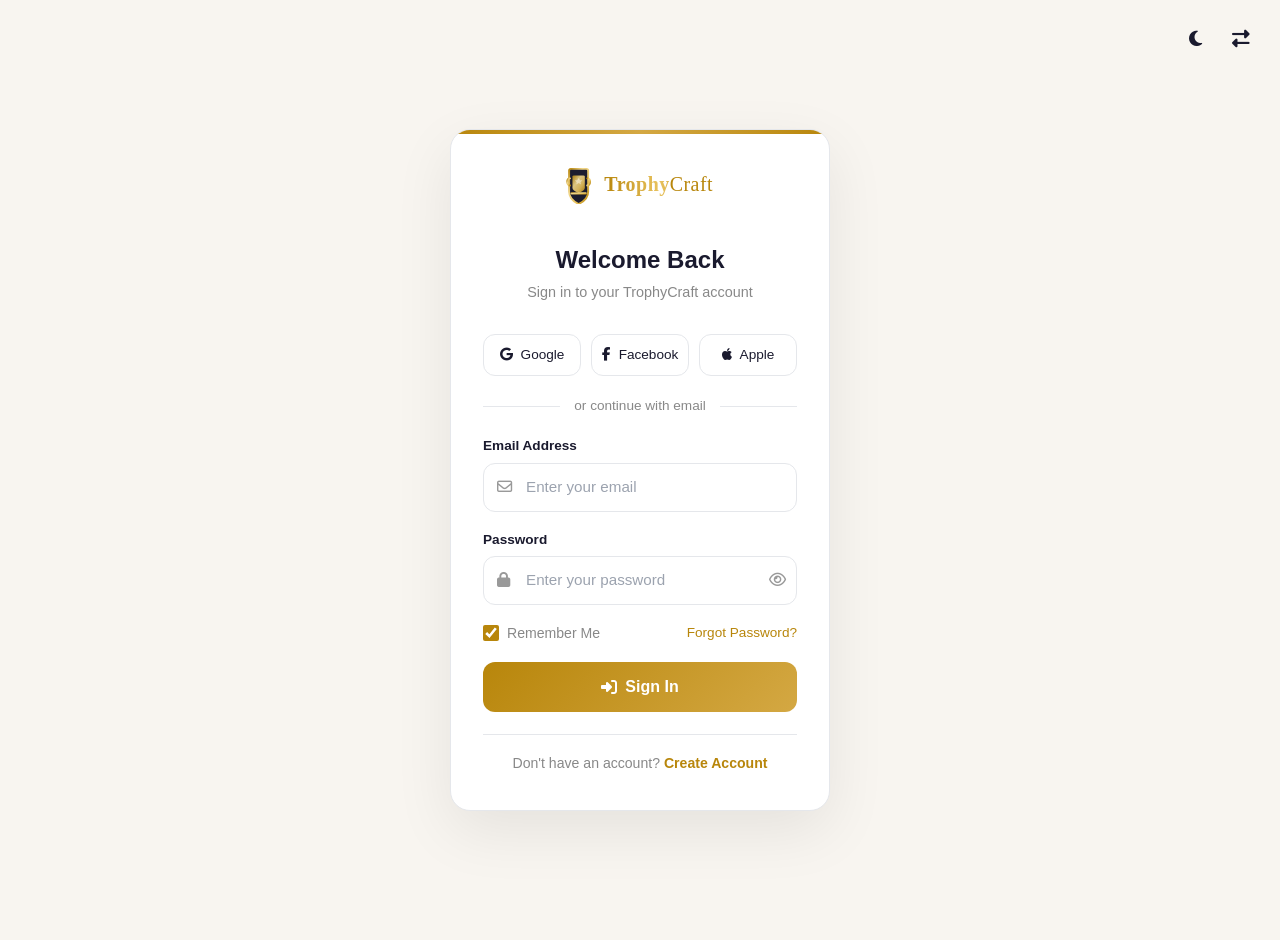
<file: login.html>
<!DOCTYPE html>
<html lang="en">
<head>
  <meta charset="UTF-8">
  <meta name="viewport" content="width=device-width, initial-scale=1.0">
  <title>Login - TrophyCraft</title>
  <link rel="icon" type="image/svg+xml" href="img/favicon.svg">
  <meta name="description" content="Sign in to your TrophyCraft account to manage orders, track shipments, and access your dashboard.">
  <link rel="stylesheet" href="https://cdnjs.cloudflare.com/ajax/libs/font-awesome/6.5.1/css/all.min.css">
  <script src="tailwindcss.js"></script>
  <link rel="stylesheet" href="css/style.css">
  <style>
    body {
      background: var(--bg-section);
      min-height: 100vh;
      display: flex;
      align-items: center;
      justify-content: center;
      padding: 20px;
    }

    .dark-toggle-corner {
      position: fixed;
      top: 20px;
      right: 20px;
      z-index: 9999;
      display: flex;
      gap: 8px;
      align-items: center;
    }

    .auth-page {
      width: 100%;
      max-width: 420px;
      margin: 0 auto;
    }

    .auth-card {
      position: relative;
      overflow: hidden;
      background: var(--bg-card);
      border-radius: 20px;
      padding: 36px 32px;
      box-shadow: 0 20px 60px rgba(0,0,0,0.08);
      border: 1px solid var(--border-color);
      transition: background 0.3s, box-shadow 0.3s, border-color 0.3s;
    }

    .dark .auth-card {
      box-shadow: 0 20px 60px rgba(0,0,0,0.4);
    }

    .auth-card::before {
      content: '';
      position: absolute;
      top: 0;
      left: 0;
      right: 0;
      height: 4px;
      background: linear-gradient(90deg, var(--primary), var(--primary-light), var(--primary));
    }

    .auth-header {
      text-align: center;
      margin-bottom: 24px;
    }

    .auth-header .logo-link {
      display: inline-block;
      text-decoration: none;
      margin-bottom: 16px;
      transition: transform 0.3s ease;
    }

    .auth-header .logo-link:hover {
      transform: scale(1.05);
    }

    .auth-header .logo-link span {
      font-weight: 800;
      font-size: 1.2rem;
      background: linear-gradient(135deg, #b8860b, #e8c25e);
      -webkit-background-clip: text;
      background-clip: text;
      color: transparent;
    }

    .auth-header h2 {
      font-size: 1.5rem;
      font-weight: 700;
      color: var(--text-dark);
      margin-bottom: 4px;
    }

    .auth-header p {
      color: #888;
      font-size: 0.9rem;
    }

    .social-login {
      display: flex;
      gap: 10px;
      margin-bottom: 20px;
    }

    .social-login button {
      flex: 1;
      padding: 10px 0;
      border: 1px solid var(--border-color);
      border-radius: 12px;
      background: var(--bg-light);
      color: var(--text-dark);
      cursor: pointer;
      font-size: 0.85rem;
      display: flex;
      align-items: center;
      justify-content: center;
      gap: 8px;
      transition: all 0.2s ease;
    }

    .social-login button:hover {
      background: var(--bg-section);
      border-color: var(--primary);
    }

    .divider {
      display: flex;
      align-items: center;
      gap: 14px;
      margin: 20px 0;
      color: #888;
      font-size: 0.85rem;
    }

    .divider::before, .divider::after {
      content: '';
      flex: 1;
      height: 1px;
      background: var(--border-color);
    }

    .form-group {
      margin-bottom: 18px;
    }

    .form-group label {
      display: block;
      font-size: 0.85rem;
      font-weight: 600;
      margin-bottom: 6px;
      color: var(--text-dark);
    }

    .form-group .input-wrapper {
      position: relative;
    }

    .form-group .input-wrapper i {
      position: absolute;
      left: 14px;
      top: 50%;
      transform: translateY(-50%);
      color: #999;
      font-size: 0.95rem;
      transition: color 0.3s ease;
      pointer-events: none;
    }

    .form-group .form-control {
      width: 100%;
      padding: 12px 14px 12px 42px;
      border: 1.5px solid var(--border-color);
      border-radius: 12px;
      font-size: 0.95rem;
      background: var(--bg-light);
      color: var(--text-dark);
      transition: all 0.2s;
      outline: none;
    }

    .form-group .form-control:focus {
      border-color: var(--primary);
      box-shadow: 0 0 0 3px rgba(184,134,11,0.15);
    }

    .form-group .input-wrapper input[type="password"] {
      padding-right: 44px;
    }

    .password-toggle {
      position: absolute;
      right: 10px;
      top: 50%;
      transform: translateY(-50%);
      background: none;
      border: none;
      cursor: pointer;
      color: #999;
      font-size: 0.95rem;
      width: 32px;
      height: 32px;
      display: flex;
      align-items: center;
      justify-content: center;
      padding: 0;
      transition: color 0.3s ease;
    }

    .password-toggle:hover {
      color: var(--primary);
    }

    .alert {
      padding: 12px 16px;
      border-radius: 12px;
      margin-bottom: 18px;
      font-size: 0.88rem;
      display: none;
      align-items: center;
      gap: 10px;
    }

    .alert.show {
      display: flex;
    }

    .alert-error {
      background: #fef2f2;
      border: 1px solid #fecaca;
      color: #dc2626;
    }

    .dark .alert-error {
      background: rgba(220, 38, 38, 0.1);
      border-color: rgba(220, 38, 38, 0.3);
      color: #fca5a5;
    }

    .alert-success {
      background: #f0fdf4;
      border: 1px solid #bbf7d0;
      color: #16a34a;
    }

    .dark .alert-success {
      background: rgba(22, 163, 74, 0.1);
      border-color: rgba(22, 163, 74, 0.3);
      color: #86efac;
    }

    .btn-submit {
      width: 100%;
      padding: 13px;
      border: none;
      border-radius: 12px;
      background: linear-gradient(135deg, var(--primary), var(--primary-light));
      color: white;
      font-size: 1rem;
      font-weight: 700;
      cursor: pointer;
      display: flex;
      align-items: center;
      justify-content: center;
      gap: 8px;
      transition: all 0.3s ease;
    }

    .btn-submit:hover {
      transform: translateY(-2px);
      box-shadow: var(--shadow-gold);
    }

    .btn-submit:active {
      transform: translateY(0);
    }

    .btn-submit.loading {
      pointer-events: none;
      opacity: 0.8;
    }

    .btn-submit .spinner-btn {
      display: none;
      width: 20px;
      height: 20px;
      border: 2px solid rgba(255,255,255,0.3);
      border-top: 2px solid white;
      border-radius: 50%;
      animation: spin 0.6s linear infinite;
    }

    .btn-submit.loading .spinner-btn {
      display: inline-block;
    }

    .btn-submit.loading .btn-text {
      display: none;
    }

    .btn-submit.loading .btn-icon {
      display: none;
    }

    @keyframes spin {
      to { transform: rotate(360deg); }
    }

    @keyframes fadeInUp {
      from { opacity: 0; transform: translateY(20px); }
      to { opacity: 1; transform: translateY(0); }
    }

    .auth-card {
      animation: fadeInUp 0.5s ease;
    }

    .auth-footer {
      text-align: center;
      margin-top: 22px;
      padding-top: 18px;
      border-top: 1px solid var(--border-color);
    }

    .auth-footer p {
      color: #888;
      font-size: 0.88rem;
    }

    .auth-footer a {
      color: var(--primary);
      text-decoration: none;
      font-weight: 600;
      transition: color 0.3s ease;
    }

    .auth-footer a:hover {
      color: var(--primary-dark);
      text-decoration: underline;
    }

    .remember-row {
      display: flex;
      align-items: center;
      justify-content: space-between;
      flex-wrap: wrap;
      gap: 8px;
      margin-bottom: 18px;
    }

    .remember-row label {
      display: flex;
      align-items: center;
      gap: 8px;
      font-weight: normal;
      cursor: pointer;
      font-size: 0.88rem;
      color: #888;
    }

    .remember-row label input[type="checkbox"] {
      accent-color: var(--primary);
      width: 16px;
      height: 16px;
      cursor: pointer;
    }

    .remember-row a {
      color: var(--primary);
      font-size: 0.85rem;
      text-decoration: none;
      font-weight: 500;
      transition: color 0.3s ease;
    }

    .remember-row a:hover {
      color: var(--primary-dark);
      text-decoration: underline;
    }

    @media (max-width: 480px) {
      .auth-card {
        padding: 28px 20px;
      }
      .social-login {
        flex-direction: column;
      }
      .social-login button {
        padding: 10px;
        font-size: 0.85rem;
      }
      .auth-header .logo-link span {
        font-size: 1.1rem;
      }
    }

    @media (max-width: 360px) {
      .auth-card {
        padding: 20px 16px;
      }
      .auth-page {
        max-width: 100%;
      }
    }
  </style>
</head>
<body>
  <div class="dark-toggle-corner">
    <button class="icon-btn" id="darkModeToggleAuth" aria-label="Toggle dark mode" title="Toggle dark mode">
      <i class="fas fa-moon"></i>
    </button>
    <button class="icon-btn" id="rtlToggleAuth" aria-label="Toggle RTL layout" title="Toggle RTL layout">
      <i class="fas fa-exchange-alt"></i>
    </button>
  </div>

  <div class="auth-page">
    <div class="auth-card">
      <div class="auth-header">
        <a href="index.html" class="logo-link" aria-label="Go to homepage">
          <img src="img/nav-logo.svg" alt="TrophyCraft" style="height: 38px; width: auto;">
        </a>
        <h2>Welcome Back</h2>
        <p>Sign in to your TrophyCraft account</p>
      </div>

      <div id="loginAlert" class="alert alert-error" role="alert">
        <i class="fas fa-exclamation-circle"></i>
        <span id="alertMessage"></span>
      </div>

      <div class="social-login">
        <button type="button" aria-label="Sign in with Google">
          <i class="fab fa-google"></i> Google
        </button>
        <button type="button" aria-label="Sign in with Facebook">
          <i class="fab fa-facebook-f"></i> Facebook
        </button>
        <button type="button" aria-label="Sign in with Apple">
          <i class="fab fa-apple"></i> Apple
        </button>
      </div>

      <div class="divider">or continue with email</div>

      <form id="loginForm" novalidate>
        <div class="form-group">
          <label for="loginEmail">Email Address</label>
          <div class="input-wrapper">
            <input type="email" id="loginEmail" class="form-control" placeholder="Enter your email" required autocomplete="email" inputmode="email">
            <i class="far fa-envelope"></i>
          </div>
        </div>

        <div class="form-group">
          <label for="loginPassword">Password</label>
          <div class="input-wrapper">
            <input type="password" id="loginPassword" class="form-control" placeholder="Enter your password" required autocomplete="current-password" minlength="6">
            <i class="fas fa-lock"></i>
            <button type="button" class="password-toggle" id="passwordToggle" aria-label="Toggle password visibility" tabindex="-1">
              <i class="far fa-eye"></i>
            </button>
          </div>
        </div>

        <div class="remember-row">
          <label>
            <input type="checkbox" id="rememberMe" checked> Remember Me
          </label>
          <a href="#" id="forgotPassword">Forgot Password?</a>
        </div>

        <button type="submit" class="btn-submit" id="loginBtn">
          <i class="fas fa-sign-in-alt btn-icon"></i>
          <span class="btn-text">Sign In</span>
          <span class="spinner-btn"></span>
        </button>
      </form>

      <div class="auth-footer">
        <p>Don't have an account? <a href="signup.html">Create Account</a></p>
      </div>
    </div>
  </div>

  <script>
    (function() {
      var savedTheme = localStorage.getItem('trophyTheme');
      if (savedTheme === 'dark') {
        document.body.classList.add('dark');
      }

      var toggleBtn = document.getElementById('darkModeToggleAuth');
      if (toggleBtn) {
        if (document.body.classList.contains('dark')) {
          toggleBtn.innerHTML = '<i class="fas fa-sun"></i>';
        }

        toggleBtn.addEventListener('click', function() {
          document.body.classList.toggle('dark');
          var isDark = document.body.classList.contains('dark');
          this.innerHTML = isDark ? '<i class="fas fa-sun"></i>' : '<i class="fas fa-moon"></i>';
          localStorage.setItem('trophyTheme', isDark ? 'dark' : 'light');
        });
      }

      var rtlBtn = document.getElementById('rtlToggleAuth');
      var htmlEl = document.documentElement;
      var savedDir = localStorage.getItem('trophyDir');
      if (savedDir === 'rtl') {
        htmlEl.setAttribute('dir', 'rtl');
        htmlEl.setAttribute('lang', 'ar');
      }
      if (rtlBtn) {
        rtlBtn.addEventListener('click', function() {
          var isRtl = htmlEl.getAttribute('dir') === 'rtl';
          if (isRtl) {
            htmlEl.setAttribute('dir', 'ltr');
            htmlEl.setAttribute('lang', 'en');
            localStorage.setItem('trophyDir', 'ltr');
          } else {
            htmlEl.setAttribute('dir', 'rtl');
            htmlEl.setAttribute('lang', 'ar');
            localStorage.setItem('trophyDir', 'rtl');
          }
        });
      }

      var passwordInput = document.getElementById('loginPassword');
      var passwordToggle = document.getElementById('passwordToggle');

      if (passwordToggle && passwordInput) {
        passwordToggle.addEventListener('click', function() {
          var type = passwordInput.getAttribute('type') === 'password' ? 'text' : 'password';
          passwordInput.setAttribute('type', type);
          this.querySelector('i').className = type === 'password' ? 'far fa-eye' : 'far fa-eye-slash';
        });
      }

      var form = document.getElementById('loginForm');
      var alertEl = document.getElementById('loginAlert');
      var alertMessage = document.getElementById('alertMessage');
      var loginBtn = document.getElementById('loginBtn');

      if (form) {
        form.addEventListener('submit', function(e) {
          e.preventDefault();

          alertEl.classList.remove('show', 'alert-error', 'alert-success');

          var email = document.getElementById('loginEmail').value.trim();
          var password = document.getElementById('loginPassword').value;

          if (!email) {
            showAlert('Please enter your email address.', 'error');
            document.getElementById('loginEmail').focus();
            return;
          }

          if (!isValidEmail(email)) {
            showAlert('Please enter a valid email address.', 'error');
            document.getElementById('loginEmail').focus();
            return;
          }

          if (!password) {
            showAlert('Please enter your password.', 'error');
            document.getElementById('loginPassword').focus();
            return;
          }

          if (password.length < 6) {
            showAlert('Password must be at least 6 characters.', 'error');
            document.getElementById('loginPassword').focus();
            return;
          }

          loginBtn.classList.add('loading');

          setTimeout(function() {
            loginBtn.classList.remove('loading');
            window.location.href = 'user-dashboard.html';
          }, 1200);
        });
      }

      function showAlert(message, type) {
        alertMessage.textContent = message;
        alertEl.className = 'alert show ' + (type === 'error' ? 'alert-error' : 'alert-success');
      }

      function isValidEmail(email) {
        return /^[^\s@]+@[^\s@]+\.[^\s@]+$/.test(email);
      }

      var forgotLink = document.getElementById('forgotPassword');
      if (forgotLink) {
        forgotLink.addEventListener('click', function(e) {
          e.preventDefault();
          showAlert('Password reset link has been sent to your email.', 'success');
        });
      }

      document.querySelectorAll('.social-login button').forEach(function(btn) {
        btn.addEventListener('click', function() {
          var provider = this.textContent.trim();
          loginBtn.classList.add('loading');

          setTimeout(function() {
            loginBtn.classList.remove('loading');
            showAlert('Redirecting to ' + provider + ' login...', 'success');
          }, 800);
        });
      });
    })();
  </script>
</body>
</html>
</file>
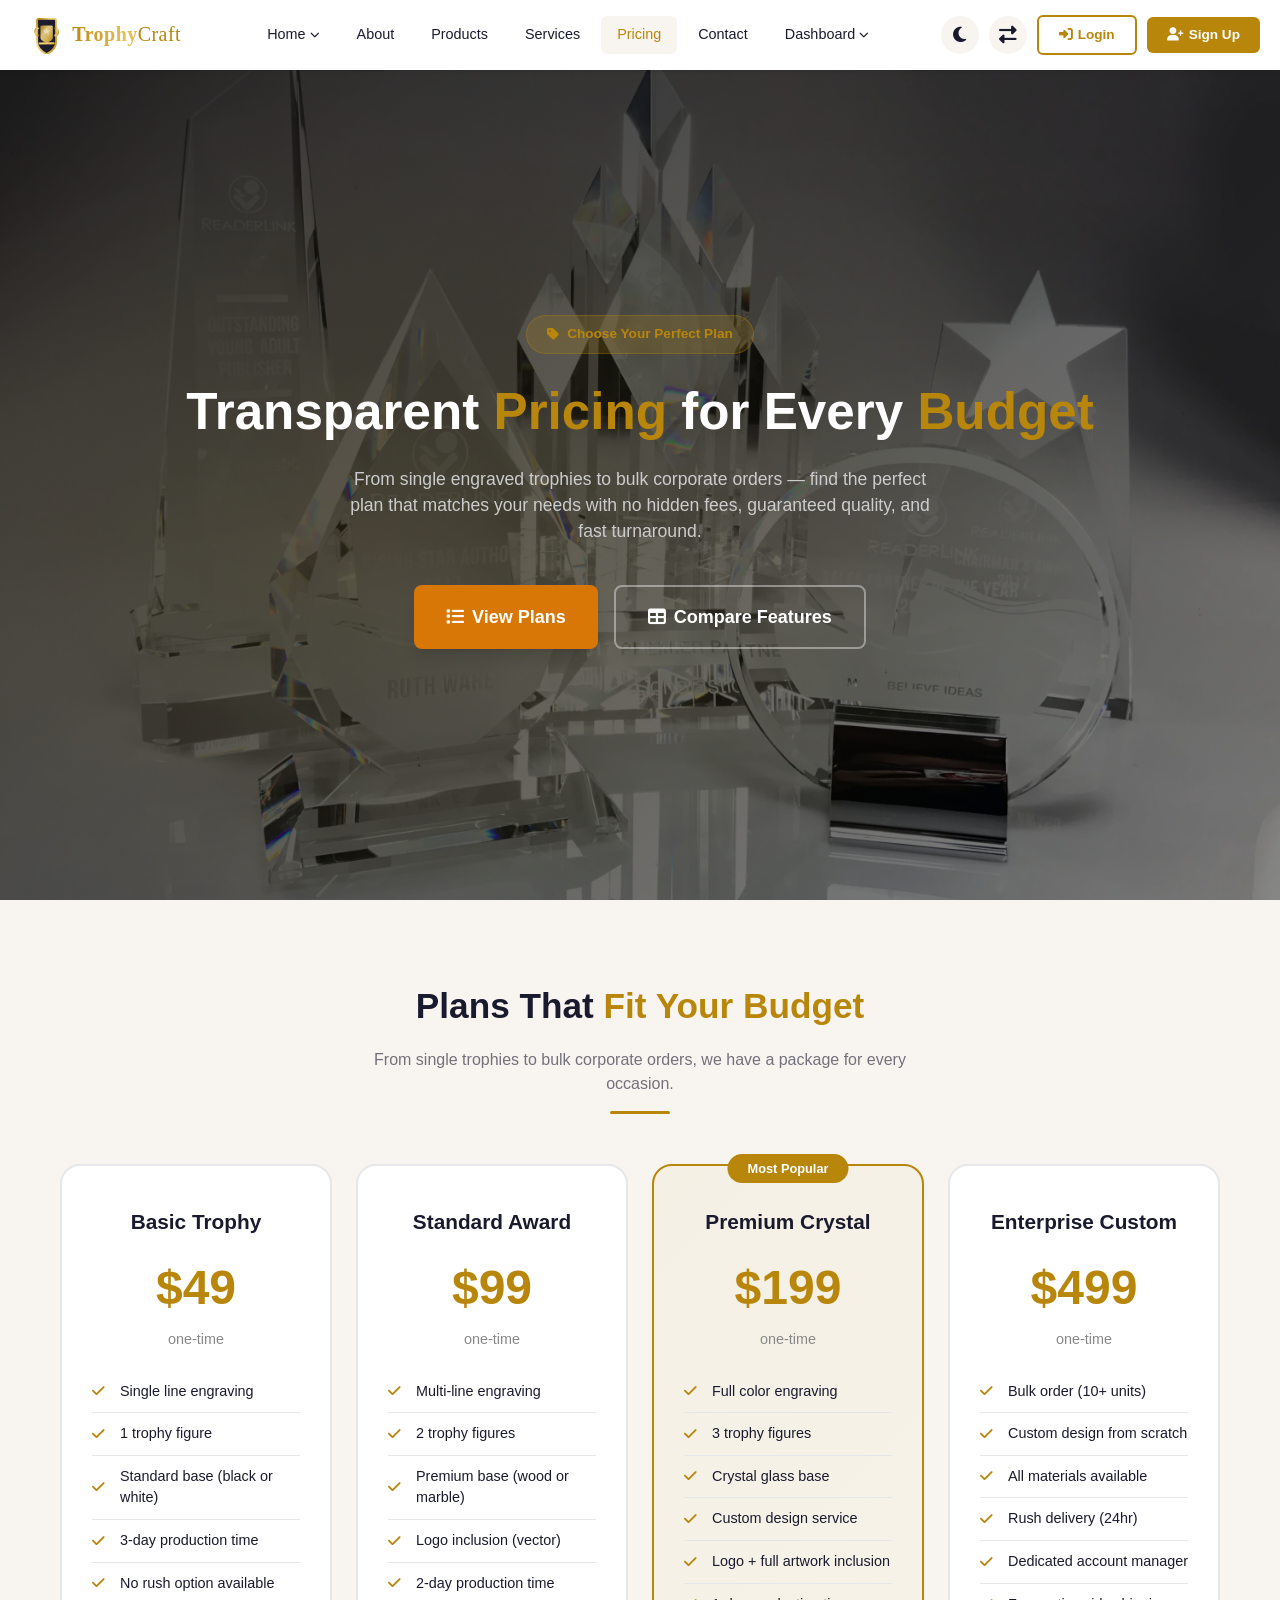
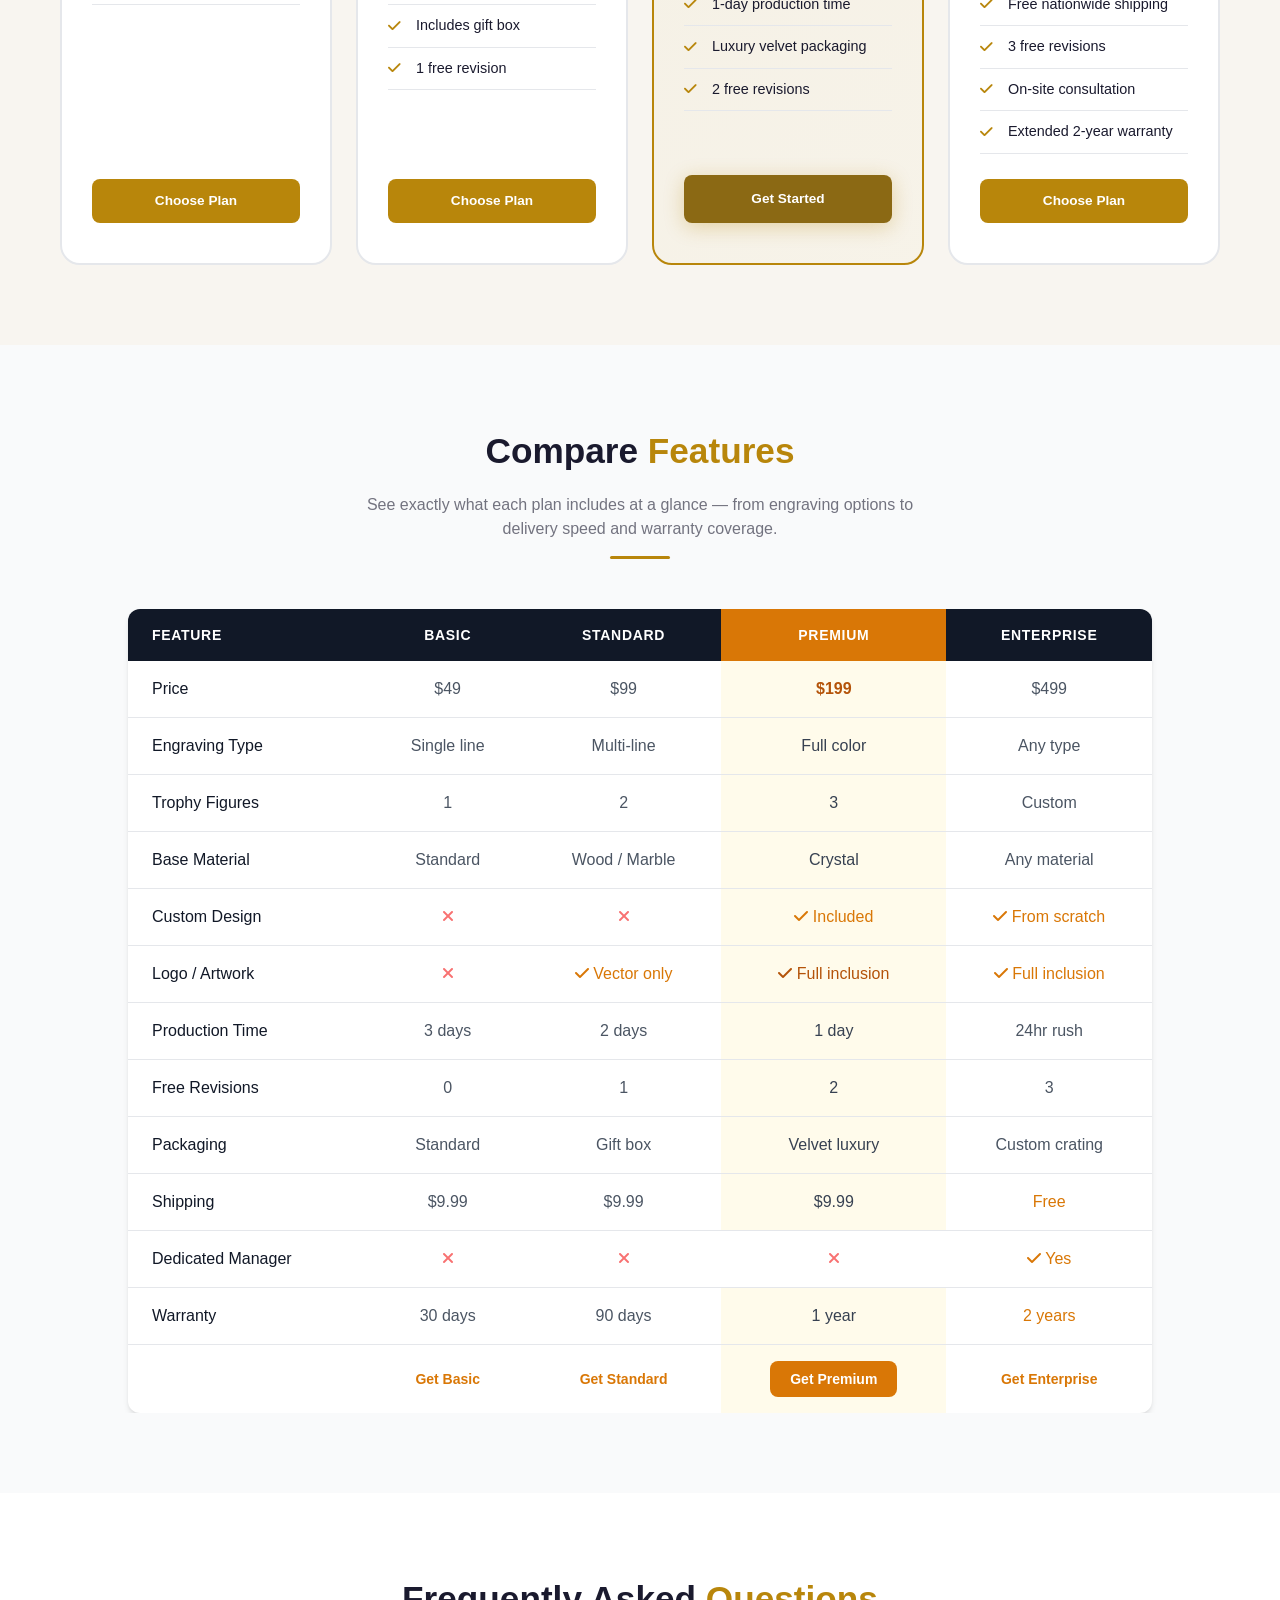
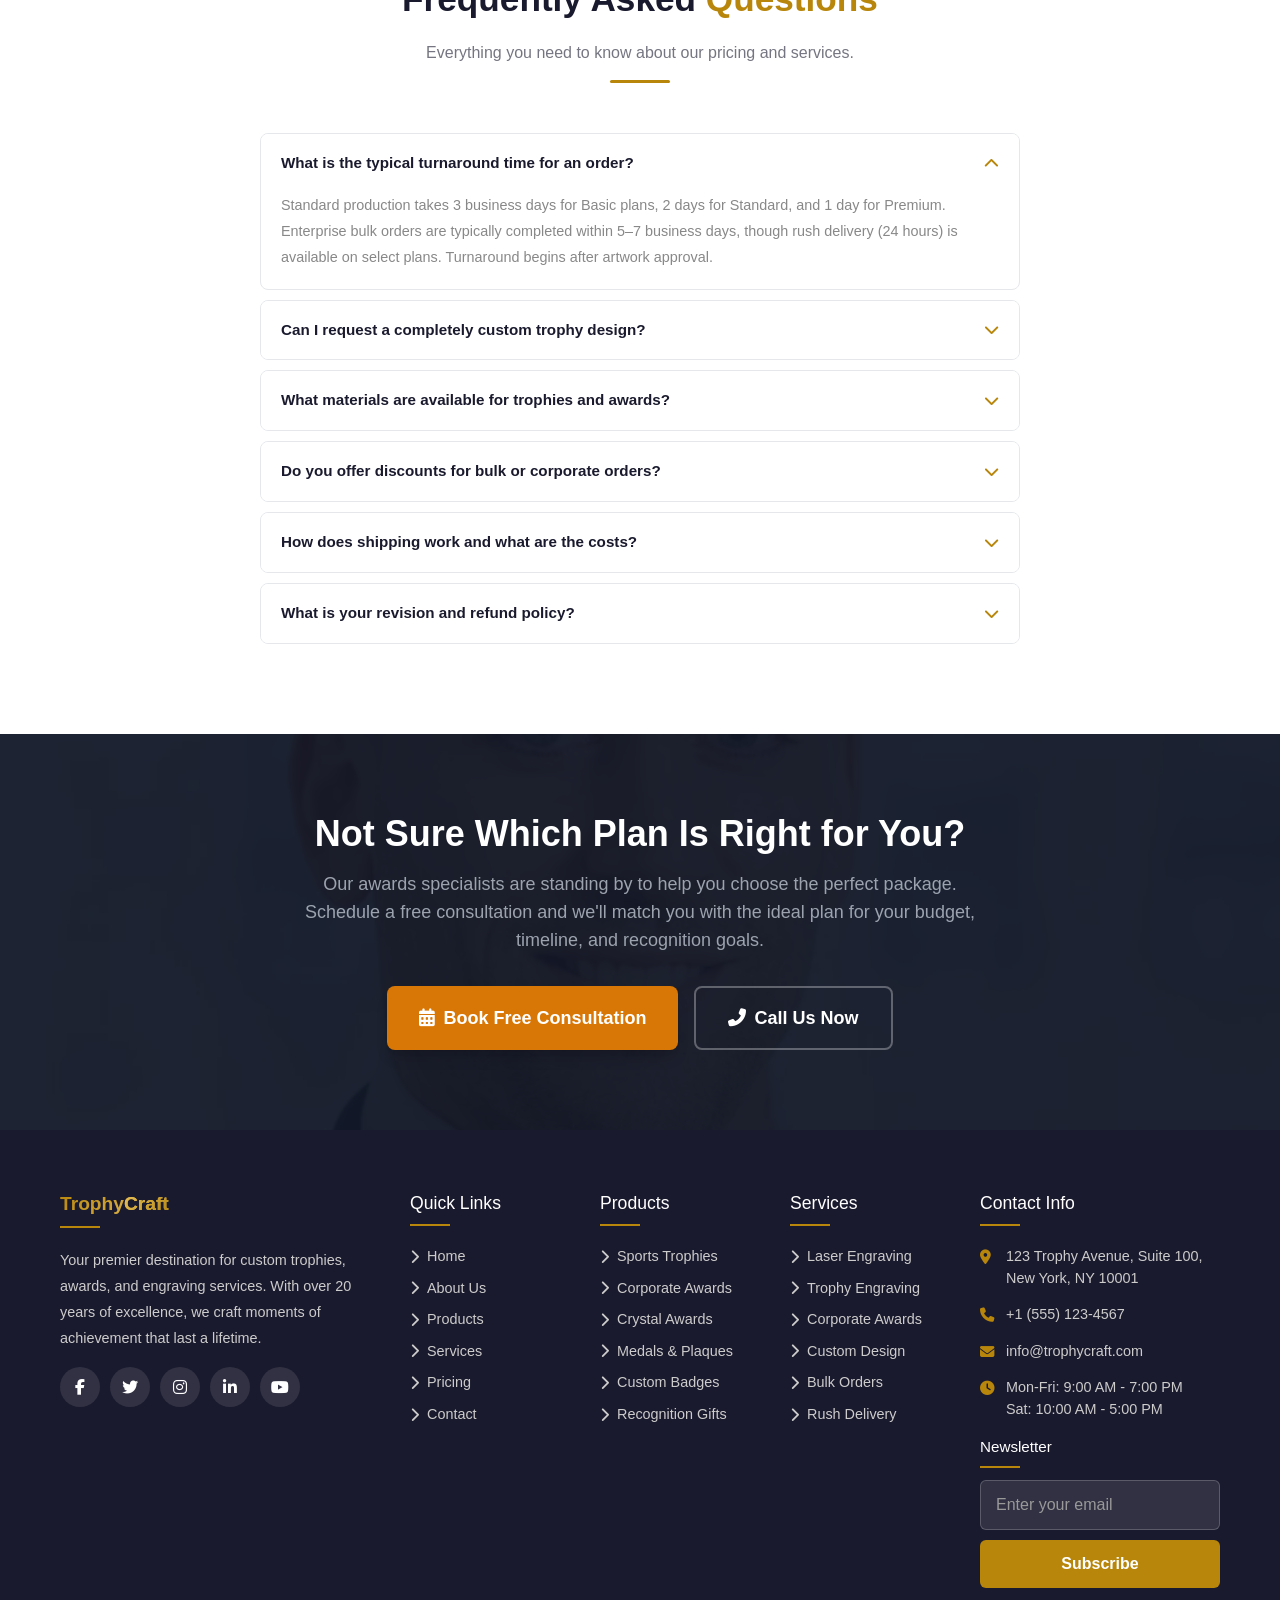
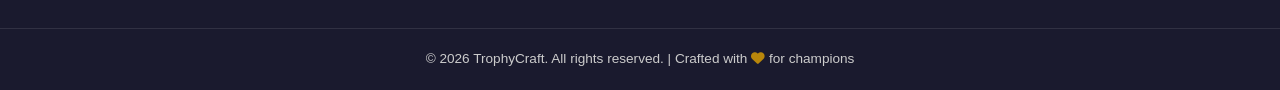
<file: pricing.html>
<!DOCTYPE html>
<html lang="en">
<head>
  <meta charset="UTF-8">
  <meta name="viewport" content="width=device-width, initial-scale=1.0">
  <title>Pricing - TrophyCraft | Custom Trophies & Awards</title>
  <link rel="icon" type="image/svg+xml" href="img/favicon.svg">
  <meta name="description" content="Affordable pricing for custom trophies, awards, and engraving services.">
  <link rel="stylesheet" href="https://cdnjs.cloudflare.com/ajax/libs/font-awesome/6.5.1/css/all.min.css">
  <script src="tailwindcss.js"></script>
  <link rel="stylesheet" href="css/style.css">
  <style>
    .dark .bg-amber-50 { background: #1a1a30 !important; }
    .dark .text-amber-700 { color: #e8c25e !important; }
    .dark table.bg-white thead th.bg-amber-600 { background: #8b6914 !important; }
    .dark table tbody tr:hover { background: #222240 !important; }
  </style>
</head>
<body>

  <!-- ===== SECTION 1: Hero Banner ===== -->
  <section class="page-hero" style="background: linear-gradient(135deg, rgba(0,0,0,0.75) 0%, rgba(0,0,0,0.25) 100%), url('img/about2.webp') center/cover no-repeat;">
    <div class="absolute inset-0 bg-black/30"></div>
    <div class="absolute inset-0" style="background: radial-gradient(ellipse at 30% 60%, rgba(184,134,11,0.1) 0%, transparent 60%);"></div>
    <div class="relative z-10 max-w-7xl mx-auto px-4 text-center">
      <nav class="breadcrumb justify-center mb-6 animate-fadeInDown" aria-label="Breadcrumb">
        
      </nav>
      <span class="hero-badge animate-fadeInDown delay-100"><i class="fas fa-tag"></i> Choose Your Perfect Plan</span>
      <h1 class="animate-fadeInUp delay-200" style="opacity: 0; animation-fill-mode: forwards;">Transparent <span>Pricing</span> for Every <span>Budget</span></h1>
      <p class="animate-fadeInUp delay-400" style="opacity: 0; animation-fill-mode: forwards;">From single engraved trophies to bulk corporate orders — find the perfect plan that matches your needs with no hidden fees, guaranteed quality, and fast turnaround.</p>
      <div class="hero-cta mt-10 flex flex-col sm:flex-row gap-4 justify-center">
        <a href="#plans" class="inline-flex items-center gap-2 bg-amber-600 hover:bg-amber-500 text-white font-semibold px-8 py-4 rounded-lg text-lg transition-all duration-300 shadow-lg hover:shadow-xl hover:-translate-y-1">
          <i class="fas fa-list"></i> View Plans
        </a>
        <a href="#compare" class="inline-flex items-center gap-2 border-2 border-white/40 hover:border-amber-400 text-white font-semibold px-8 py-4 rounded-lg text-lg transition-all duration-300 hover:-translate-y-1">
          <i class="fas fa-table"></i> Compare Features
        </a>
      </div>
    </div>
  </section>

  <!-- ===== SECTIONS 2-5: Pricing Cards ===== -->
  <section id="plans" class="section-padding" style="background: var(--bg-section);">
    <div class="container-custom">
      <div class="section-title">
        <h2>Plans That <span>Fit Your Budget</span></h2>
        <p>From single trophies to bulk corporate orders, we have a package for every occasion.</p>
        <div class="title-line"></div>
      </div>

      <div class="grid grid-cols-1 md:grid-cols-2 lg:grid-cols-4 gap-6" style="align-items: stretch;">
        
        <!-- ===== SECTION 2: Basic Plan ===== -->
        <div class="pricing-card flex flex-col" data-aos="zoom-in">
          <div class="pricing-name">Basic Trophy</div>
          <div class="pricing-price">$49</div>
          <div class="pricing-duration">one-time</div>
          <ul class="pricing-features flex-1">
            <li><i class="fas fa-check"></i> Single line engraving</li>
            <li><i class="fas fa-check"></i> 1 trophy figure</li>
            <li><i class="fas fa-check"></i> Standard base (black or white)</li>
            <li><i class="fas fa-check"></i> 3-day production time</li>
            <li><i class="fas fa-check"></i> No rush option available</li>
          </ul>
          <a href="contact.html" class="nav-btn nav-btn-primary" style="display: inline-block; width: 100%; text-align: center; padding: 12px; border-radius: 8px;">Choose Plan</a>
        </div>

        <!-- ===== SECTION 3: Standard Plan ===== -->
        <div class="pricing-card flex flex-col" data-aos="zoom-in" data-aos-delay="100">
          <div class="pricing-name">Standard Award</div>
          <div class="pricing-price">$99</div>
          <div class="pricing-duration">one-time</div>
          <ul class="pricing-features flex-1">
            <li><i class="fas fa-check"></i> Multi-line engraving</li>
            <li><i class="fas fa-check"></i> 2 trophy figures</li>
            <li><i class="fas fa-check"></i> Premium base (wood or marble)</li>
            <li><i class="fas fa-check"></i> Logo inclusion (vector)</li>
            <li><i class="fas fa-check"></i> 2-day production time</li>
            <li><i class="fas fa-check"></i> Includes gift box</li>
            <li><i class="fas fa-check"></i> 1 free revision</li>
          </ul>
          <a href="contact.html" class="nav-btn nav-btn-primary" style="display: inline-block; width: 100%; text-align: center; padding: 12px; border-radius: 8px;">Choose Plan</a>
        </div>

        <!-- ===== SECTION 4: Premium Plan ===== -->
        <div class="pricing-card featured flex flex-col" data-aos="zoom-in" data-aos-delay="200">
          <div class="pricing-badge">Most Popular</div>
          <div class="pricing-name">Premium Crystal</div>
          <div class="pricing-price">$199</div>
          <div class="pricing-duration">one-time</div>
          <ul class="pricing-features flex-1">
            <li><i class="fas fa-check"></i> Full color engraving</li>
            <li><i class="fas fa-check"></i> 3 trophy figures</li>
            <li><i class="fas fa-check"></i> Crystal glass base</li>
            <li><i class="fas fa-check"></i> Custom design service</li>
            <li><i class="fas fa-check"></i> Logo + full artwork inclusion</li>
            <li><i class="fas fa-check"></i> 1-day production time</li>
            <li><i class="fas fa-check"></i> Luxury velvet packaging</li>
            <li><i class="fas fa-check"></i> 2 free revisions</li>
          </ul>
          <a href="contact.html" class="nav-btn nav-btn-primary" style="display: inline-block; width: 100%; text-align: center; padding: 14px; border-radius: 8px; background: var(--primary-dark); box-shadow: var(--shadow-gold);">Get Started</a>
        </div>

        <!-- ===== SECTION 5: Enterprise Plan ===== -->
        <div class="pricing-card flex flex-col" data-aos="zoom-in" data-aos-delay="300">
          <div class="pricing-name">Enterprise Custom</div>
          <div class="pricing-price">$499</div>
          <div class="pricing-duration">one-time</div>
          <ul class="pricing-features flex-1">
            <li><i class="fas fa-check"></i> Bulk order (10+ units)</li>
            <li><i class="fas fa-check"></i> Custom design from scratch</li>
            <li><i class="fas fa-check"></i> All materials available</li>
            <li><i class="fas fa-check"></i> Rush delivery (24hr)</li>
            <li><i class="fas fa-check"></i> Dedicated account manager</li>
            <li><i class="fas fa-check"></i> Free nationwide shipping</li>
            <li><i class="fas fa-check"></i> 3 free revisions</li>
            <li><i class="fas fa-check"></i> On-site consultation</li>
            <li><i class="fas fa-check"></i> Extended 2-year warranty</li>
          </ul>
          <a href="contact.html" class="nav-btn nav-btn-primary" style="display: inline-block; width: 100%; text-align: center; padding: 12px; border-radius: 8px;">Choose Plan</a>
        </div>

      </div>
    </div>
  </section>

  <!-- ===== SECTION 6: Feature Comparison Table ===== -->
  <section id="compare" class="section-padding bg-gray-50" data-aos="fade-up">
    <div class="container-custom">
      <div class="section-title">
        <h2>Compare <span>Features</span></h2>
        <p>See exactly what each plan includes at a glance — from engraving options to delivery speed and warranty coverage.</p>
        <div class="title-line"></div>
      </div>
      <div class="overflow-x-auto">
        <table class="w-full max-w-5xl mx-auto bg-white rounded-xl shadow-md overflow-hidden border-collapse" data-aos="fade-up">
          <thead>
            <tr class="bg-gray-900 text-white">
              <th class="py-4 px-6 text-left font-semibold text-sm uppercase tracking-wider">Feature</th>
              <th class="py-4 px-6 text-center font-semibold text-sm uppercase tracking-wider">Basic</th>
              <th class="py-4 px-6 text-center font-semibold text-sm uppercase tracking-wider">Standard</th>
              <th class="py-4 px-6 text-center font-semibold text-sm uppercase tracking-wider bg-amber-600">Premium</th>
              <th class="py-4 px-6 text-center font-semibold text-sm uppercase tracking-wider">Enterprise</th>
            </tr>
          </thead>
          <tbody class="divide-y divide-gray-200">
            <tr class="hover:bg-gray-50 transition">
              <td class="py-4 px-6 font-medium text-gray-900">Price</td>
              <td class="py-4 px-6 text-center text-gray-600">$49</td>
              <td class="py-4 px-6 text-center text-gray-600">$99</td>
              <td class="py-4 px-6 text-center text-amber-700 font-bold bg-amber-50">$199</td>
              <td class="py-4 px-6 text-center text-gray-600">$499</td>
            </tr>
            <tr class="hover:bg-gray-50 transition">
              <td class="py-4 px-6 font-medium text-gray-900">Engraving Type</td>
              <td class="py-4 px-6 text-center text-gray-600">Single line</td>
              <td class="py-4 px-6 text-center text-gray-600">Multi-line</td>
              <td class="py-4 px-6 text-center text-gray-700 font-medium bg-amber-50">Full color</td>
              <td class="py-4 px-6 text-center text-gray-600">Any type</td>
            </tr>
            <tr class="hover:bg-gray-50 transition">
              <td class="py-4 px-6 font-medium text-gray-900">Trophy Figures</td>
              <td class="py-4 px-6 text-center text-gray-600">1</td>
              <td class="py-4 px-6 text-center text-gray-600">2</td>
              <td class="py-4 px-6 text-center text-gray-700 font-medium bg-amber-50">3</td>
              <td class="py-4 px-6 text-center text-gray-600">Custom</td>
            </tr>
            <tr class="hover:bg-gray-50 transition">
              <td class="py-4 px-6 font-medium text-gray-900">Base Material</td>
              <td class="py-4 px-6 text-center text-gray-600">Standard</td>
              <td class="py-4 px-6 text-center text-gray-600">Wood / Marble</td>
              <td class="py-4 px-6 text-center text-gray-700 font-medium bg-amber-50">Crystal</td>
              <td class="py-4 px-6 text-center text-gray-600">Any material</td>
            </tr>
            <tr class="hover:bg-gray-50 transition">
              <td class="py-4 px-6 font-medium text-gray-900">Custom Design</td>
              <td class="py-4 px-6 text-center"><i class="fas fa-times text-red-400"></i></td>
              <td class="py-4 px-6 text-center"><i class="fas fa-times text-red-400"></i></td>
              <td class="py-4 px-6 text-center text-amber-600 font-medium bg-amber-50"><i class="fas fa-check"></i> Included</td>
              <td class="py-4 px-6 text-center text-amber-600 font-medium"><i class="fas fa-check"></i> From scratch</td>
            </tr>
            <tr class="hover:bg-gray-50 transition">
              <td class="py-4 px-6 font-medium text-gray-900">Logo / Artwork</td>
              <td class="py-4 px-6 text-center"><i class="fas fa-times text-red-400"></i></td>
              <td class="py-4 px-6 text-center text-amber-600"><i class="fas fa-check"></i> Vector only</td>
              <td class="py-4 px-6 text-center text-amber-700 font-medium bg-amber-50"><i class="fas fa-check"></i> Full inclusion</td>
              <td class="py-4 px-6 text-center text-amber-600"><i class="fas fa-check"></i> Full inclusion</td>
            </tr>
            <tr class="hover:bg-gray-50 transition">
              <td class="py-4 px-6 font-medium text-gray-900">Production Time</td>
              <td class="py-4 px-6 text-center text-gray-600">3 days</td>
              <td class="py-4 px-6 text-center text-gray-600">2 days</td>
              <td class="py-4 px-6 text-center text-gray-700 font-medium bg-amber-50">1 day</td>
              <td class="py-4 px-6 text-center text-gray-600">24hr rush</td>
            </tr>
            <tr class="hover:bg-gray-50 transition">
              <td class="py-4 px-6 font-medium text-gray-900">Free Revisions</td>
              <td class="py-4 px-6 text-center text-gray-600">0</td>
              <td class="py-4 px-6 text-center text-gray-600">1</td>
              <td class="py-4 px-6 text-center text-gray-700 font-medium bg-amber-50">2</td>
              <td class="py-4 px-6 text-center text-gray-600">3</td>
            </tr>
            <tr class="hover:bg-gray-50 transition">
              <td class="py-4 px-6 font-medium text-gray-900">Packaging</td>
              <td class="py-4 px-6 text-center text-gray-600">Standard</td>
              <td class="py-4 px-6 text-center text-gray-600">Gift box</td>
              <td class="py-4 px-6 text-center text-gray-700 font-medium bg-amber-50">Velvet luxury</td>
              <td class="py-4 px-6 text-center text-gray-600">Custom crating</td>
            </tr>
            <tr class="hover:bg-gray-50 transition">
              <td class="py-4 px-6 font-medium text-gray-900">Shipping</td>
              <td class="py-4 px-6 text-center text-gray-600">$9.99</td>
              <td class="py-4 px-6 text-center text-gray-600">$9.99</td>
              <td class="py-4 px-6 text-center text-gray-700 font-medium bg-amber-50">$9.99</td>
              <td class="py-4 px-6 text-center text-amber-600 font-medium">Free</td>
            </tr>
            <tr class="hover:bg-gray-50 transition">
              <td class="py-4 px-6 font-medium text-gray-900">Dedicated Manager</td>
              <td class="py-4 px-6 text-center"><i class="fas fa-times text-red-400"></i></td>
              <td class="py-4 px-6 text-center"><i class="fas fa-times text-red-400"></i></td>
              <td class="py-4 px-6 text-center"><i class="fas fa-times text-red-400"></i></td>
              <td class="py-4 px-6 text-center text-amber-600 font-medium"><i class="fas fa-check"></i> Yes</td>
            </tr>
            <tr class="hover:bg-gray-50 transition">
              <td class="py-4 px-6 font-medium text-gray-900">Warranty</td>
              <td class="py-4 px-6 text-center text-gray-600">30 days</td>
              <td class="py-4 px-6 text-center text-gray-600">90 days</td>
              <td class="py-4 px-6 text-center text-gray-700 font-medium bg-amber-50">1 year</td>
              <td class="py-4 px-6 text-center text-amber-600 font-medium">2 years</td>
            </tr>
            <tr class="hover:bg-gray-50 transition border-t-2 border-gray-300">
              <td class="py-4 px-6 font-medium text-gray-900"></td>
              <td class="py-4 px-6 text-center"><a href="contact.html" class="text-sm text-amber-600 hover:text-amber-500 font-semibold">Get Basic</a></td>
              <td class="py-4 px-6 text-center"><a href="contact.html" class="text-sm text-amber-600 hover:text-amber-500 font-semibold">Get Standard</a></td>
              <td class="py-4 px-6 text-center bg-amber-50"><a href="contact.html" class="inline-block bg-amber-600 hover:bg-amber-500 text-white text-sm font-bold px-5 py-2 rounded-lg transition">Get Premium</a></td>
              <td class="py-4 px-6 text-center"><a href="contact.html" class="text-sm text-amber-600 hover:text-amber-500 font-semibold">Get Enterprise</a></td>
            </tr>
          </tbody>
        </table>
      </div>
    </div>
  </section>

  <!-- ===== SECTION 7: FAQ Section ===== -->
  <section class="section-padding">
    <div class="container-custom" style="max-width: 800px;">
      <div class="section-title">
        <h2>Frequently Asked <span>Questions</span></h2>
        <p>Everything you need to know about our pricing and services.</p>
        <div class="title-line"></div>
      </div>

      <div class="faq-item active">
        <div class="faq-question">
          <span>What is the typical turnaround time for an order?</span>
          <i class="fas fa-chevron-down"></i>
        </div>
        <div class="faq-answer">
          Standard production takes 3 business days for Basic plans, 2 days for Standard, and 1 day for Premium. Enterprise bulk orders are typically completed within 5–7 business days, though rush delivery (24 hours) is available on select plans. Turnaround begins after artwork approval.
        </div>
      </div>

      <div class="faq-item">
        <div class="faq-question">
          <span>Can I request a completely custom trophy design?</span>
          <i class="fas fa-chevron-down"></i>
        </div>
        <div class="faq-answer">
          Absolutely. Our Premium Crystal and Enterprise Custom plans include full custom design services. You can submit sketches, photos, or describe your vision, and our in-house design team will create a digital proof for your approval. Basic and Standard plans offer pre-designed templates that can be personalized with text and logos.
        </div>
      </div>

      <div class="faq-item">
        <div class="faq-question">
          <span>What materials are available for trophies and awards?</span>
          <i class="fas fa-chevron-down"></i>
        </div>
        <div class="faq-answer">
          We offer a wide range of materials including gold/silver/brass metal figures, crystal and glass bases, natural wood and marble bases, acrylic and resin options, and eco-friendly bamboo materials. Premium and Enterprise plans have access to all materials, while Basic and Standard plans include our standard material selections.
        </div>
      </div>

      <div class="faq-item">
        <div class="faq-question">
          <span>Do you offer discounts for bulk or corporate orders?</span>
          <i class="fas fa-chevron-down"></i>
        </div>
        <div class="faq-answer">
          Yes! Our Enterprise Custom plan is designed specifically for bulk orders of 10 or more units at a flat rate of $499. For larger quantities (50+ units), we offer tiered volume discounts. We also provide annual pricing agreements for corporate clients who place recurring orders throughout the year. Contact us for a custom quote.
        </div>
      </div>

      <div class="faq-item">
        <div class="faq-question">
          <span>How does shipping work and what are the costs?</span>
          <i class="fas fa-chevron-down"></i>
        </div>
        <div class="faq-answer">
          We ship nationwide via trusted carriers. Standard shipping is $9.99 for most orders and takes 3–5 business days. Express shipping (1–2 days) is available for $19.99. The Enterprise Custom plan includes free nationwide shipping with tracking and insurance. International shipping is available upon request with additional charges.
        </div>
      </div>

      <div class="faq-item">
        <div class="faq-question">
          <span>What is your revision and refund policy?</span>
          <i class="fas fa-chevron-down"></i>
        </div>
        <div class="faq-answer">
          We want you to love your award. Each plan includes a set number of free revisions: 1 for Standard, 2 for Premium, and 3 for Enterprise. Basic plans include one proof review before production. Once production begins, cancellations are subject to a 50% fee. If your order arrives damaged, we will replace it free of charge within 14 days.
        </div>
      </div>
    </div>
  </section>

  <!-- ===== SECTION 8: Call To Action ===== -->
  <section class="section-padding bg-gray-900 relative overflow-hidden" data-aos="fade-up">
    <div class="absolute inset-0 opacity-5" style="background-image: url('img/about3.webp'); background-size: cover; background-position: center;"></div>
    <div class="container-custom relative z-10">
      <div class="max-w-4xl mx-auto text-center">
        <h2 class="text-4xl font-bold text-white mb-4">Not Sure Which Plan Is Right for You?</h2>
        <p class="text-lg text-gray-400 mb-8 max-w-2xl mx-auto">Our awards specialists are standing by to help you choose the perfect package. Schedule a free consultation and we'll match you with the ideal plan for your budget, timeline, and recognition goals.</p>
        <div class="flex flex-col sm:flex-row gap-4 justify-center">
          <a href="contact.html" class="inline-flex items-center gap-2 bg-amber-600 hover:bg-amber-500 text-white font-semibold px-8 py-4 rounded-lg text-lg transition-all duration-300 shadow-lg hover:shadow-xl">
            <i class="fas fa-calendar-alt"></i> Book Free Consultation
          </a>
          <a href="tel:+12125551234" class="inline-flex items-center gap-2 border-2 border-white/30 hover:border-amber-400 text-white font-semibold px-8 py-4 rounded-lg text-lg transition-all duration-300">
            <i class="fas fa-phone-alt"></i> Call Us Now
          </a>
        </div>
      </div>
    </div>
  </section>

  <div id="footer-placeholder"></div>
  <script src="js/navbar.js"></script>
  <script src="js/footer.js"></script>
  <script src="js/main.js"></script>
  <script>
    // Ensure FAQ first item starts open and all FAQ items are interactive
    document.addEventListener('DOMContentLoaded', function() {
      // main.js already has initFAQ() which handles this, but ensure first item stays active
      const firstItem = document.querySelector('.faq-item');
      if (firstItem) {
        firstItem.classList.add('active');
      }
    });
  </script>
</body>
</html>
</file>
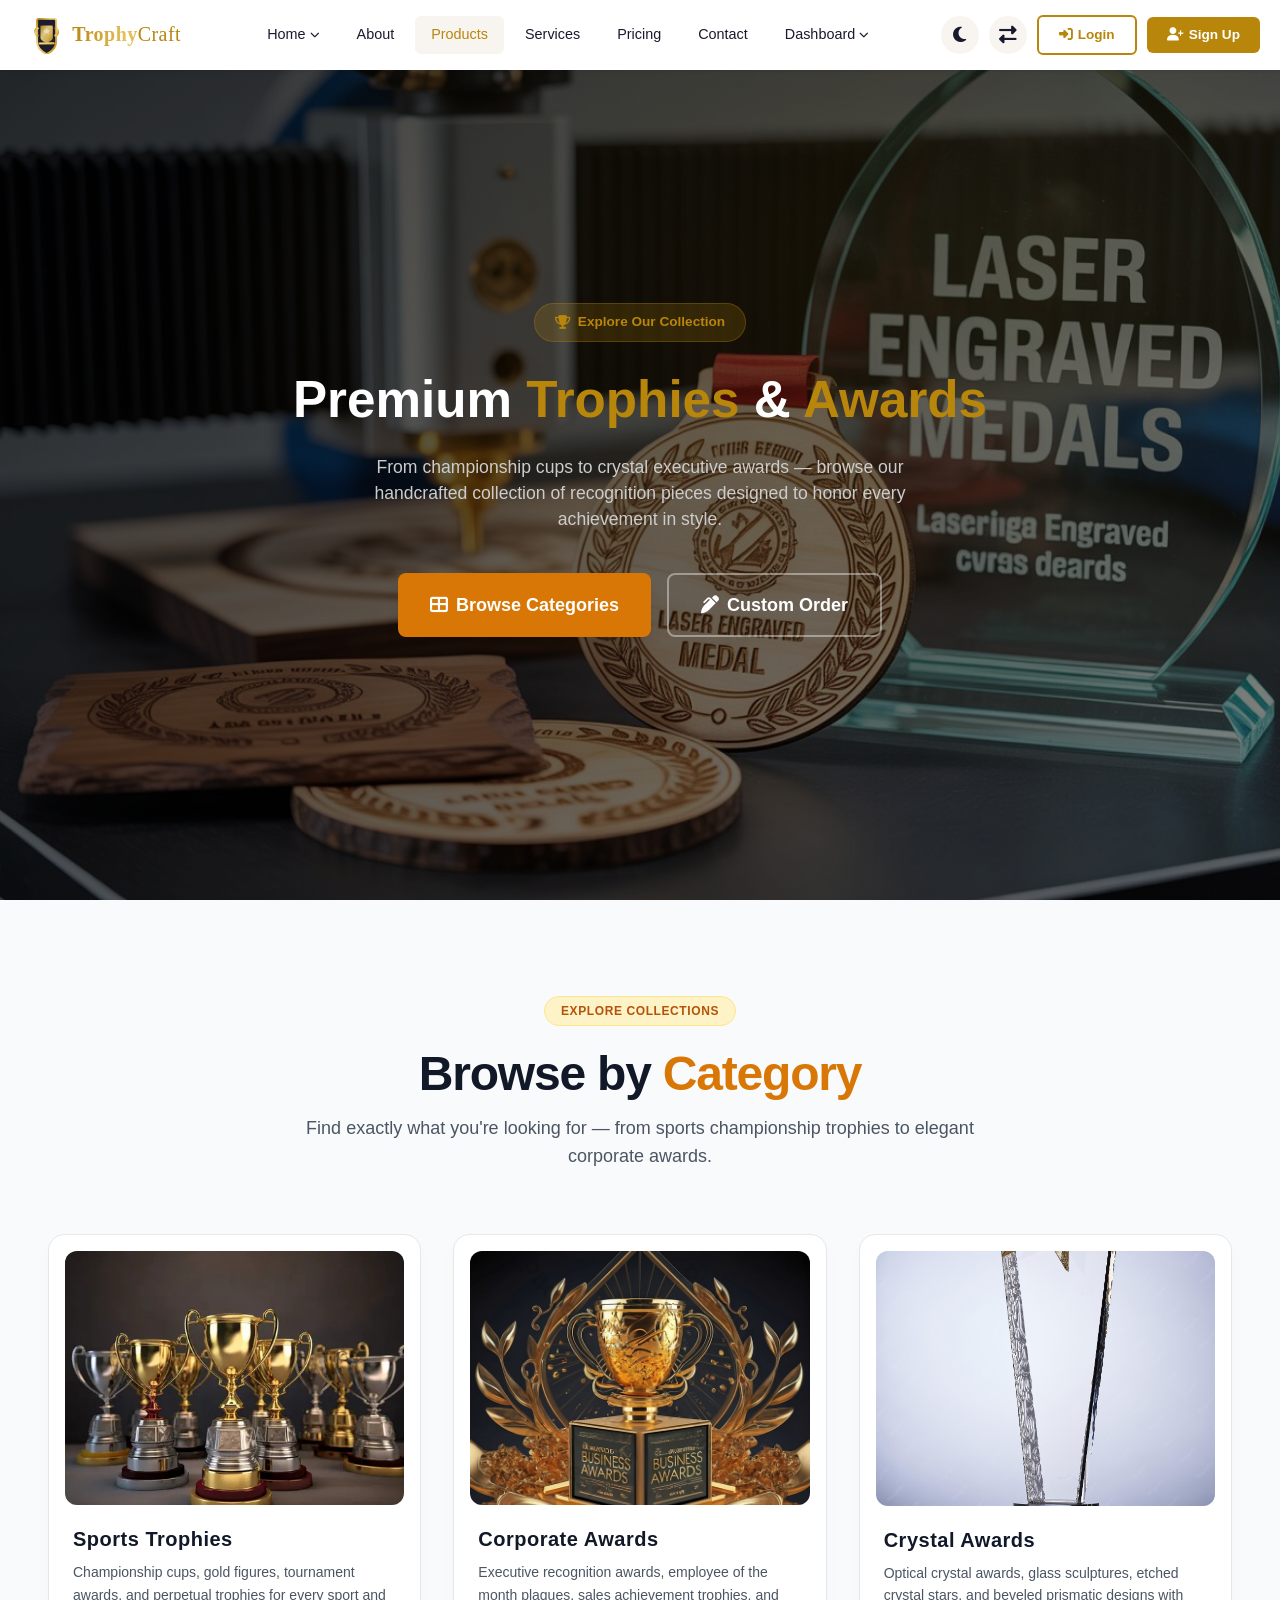
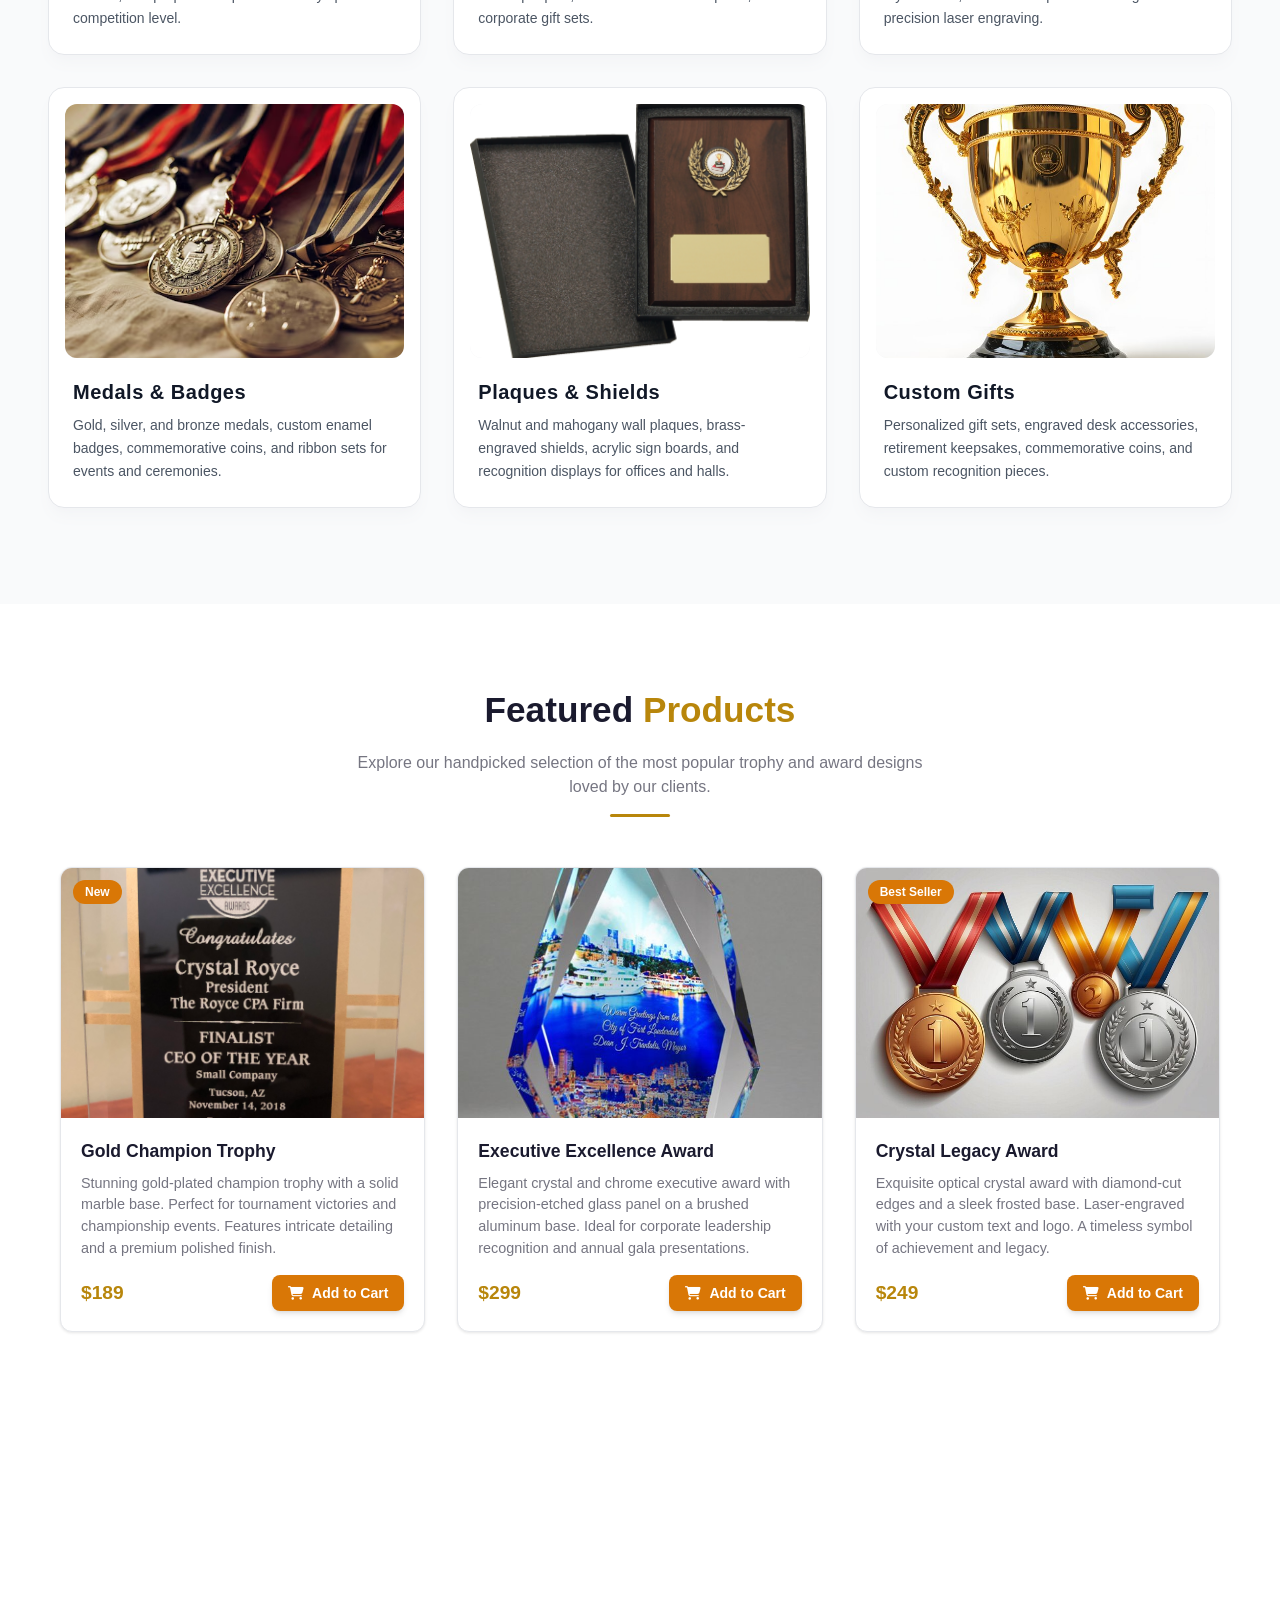
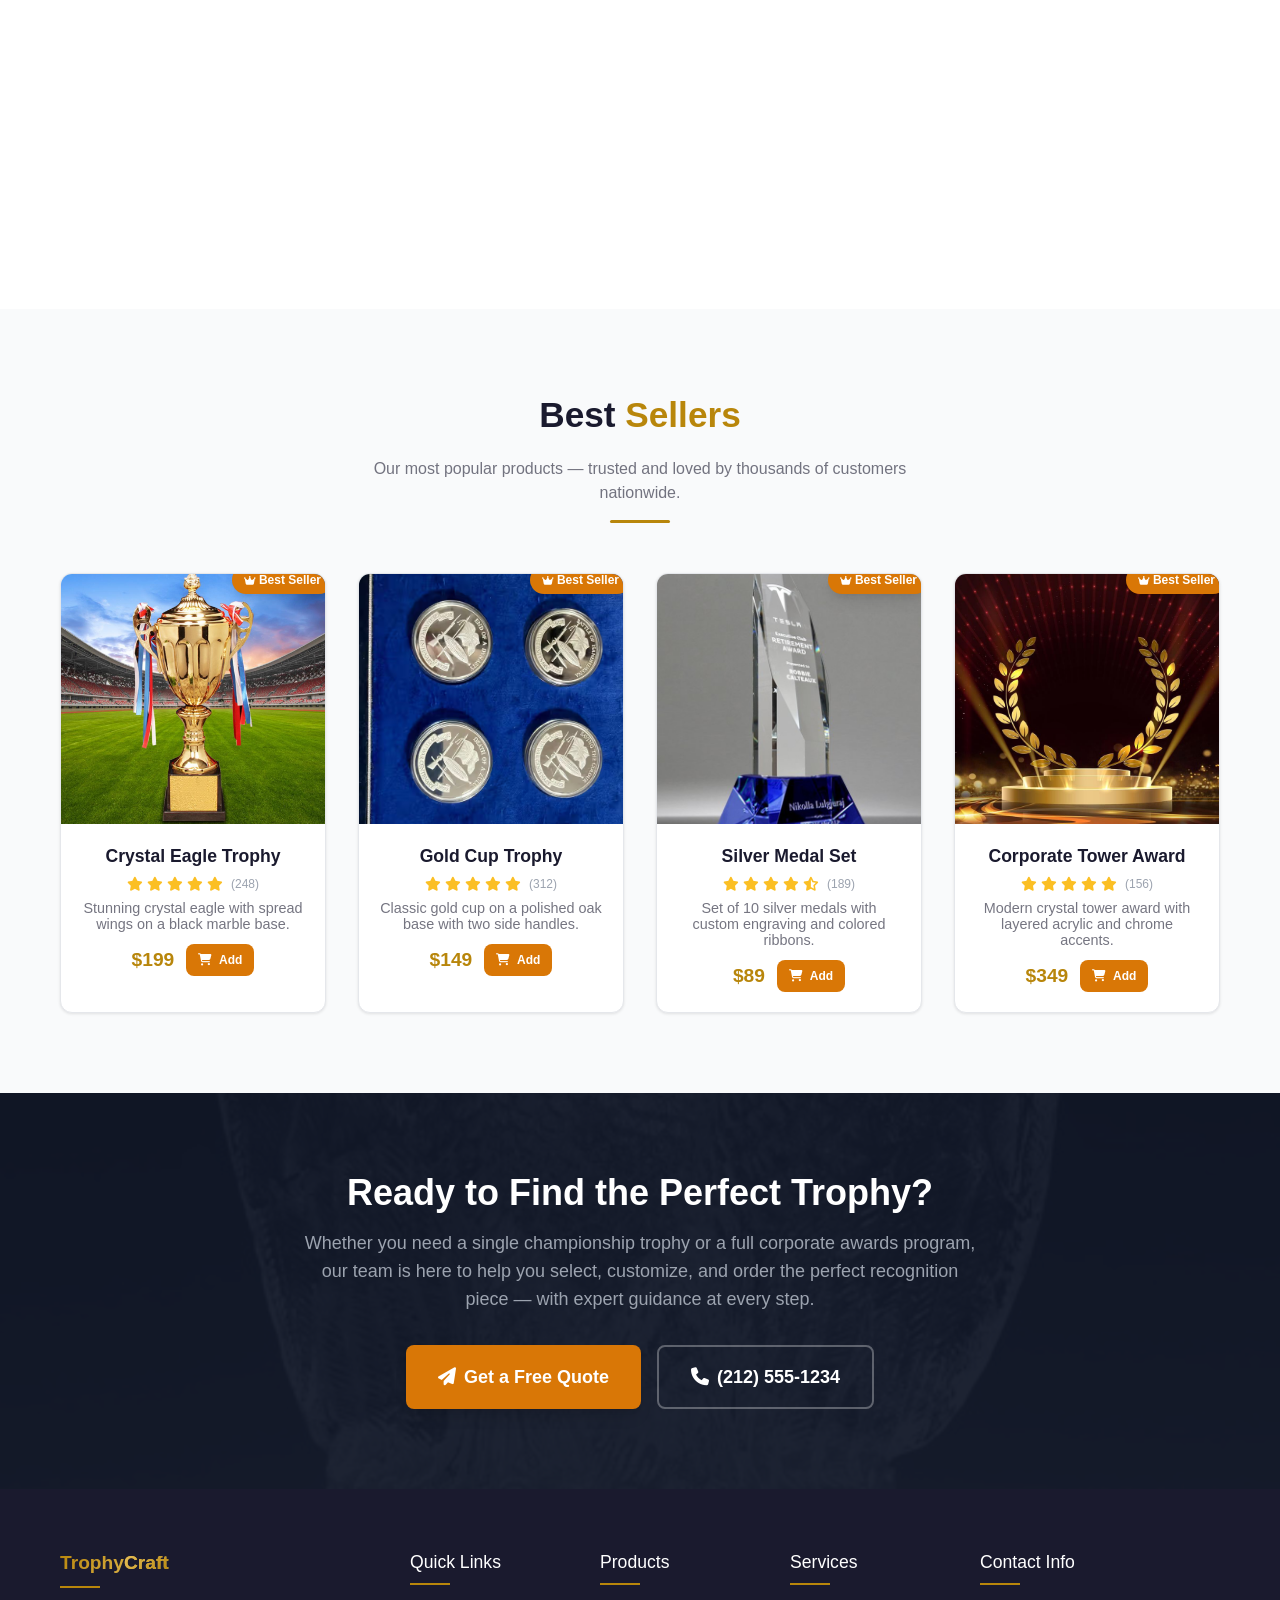
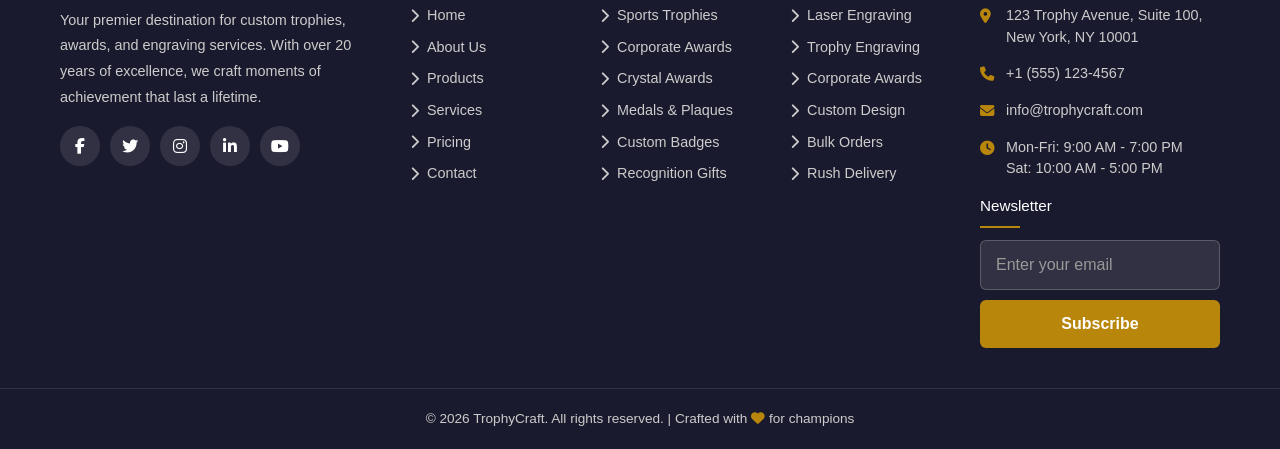
<file: products.html>
<!DOCTYPE html>
<html lang="en">
<head>
  <meta charset="UTF-8">
  <meta name="viewport" content="width=device-width, initial-scale=1.0">
  <title>Products  | Custom Trophies & Awards</title>
  <link rel="icon" type="image/svg+xml" href="img/favicon.svg">
  <meta name="description" content="Browse our premium collection of custom trophies, awards, medals, and plaques.">
  <link rel="stylesheet" href="https://cdnjs.cloudflare.com/ajax/libs/font-awesome/6.5.1/css/all.min.css">
  <script src="tailwindcss.js"></script>
  <link rel="stylesheet" href="css/style.css">
</head>
<body>

  <!-- ===== SECTION 1: Hero Banner ===== -->
  <section class="page-hero" style="background: linear-gradient(135deg, rgba(0,0,0,0.7) 0%, rgba(0,0,0,0.25) 100%), url('img/Products1.jpg') center/cover no-repeat;">
    <div class="absolute inset-0 bg-black/30"></div>
    <div class="absolute inset-0" style="background: radial-gradient(ellipse at 80% 30%, rgba(184,134,11,0.12) 0%, transparent 60%);"></div>
    <div class="relative z-10 max-w-7xl mx-auto px-4 text-center">
    
      <span class="hero-badge animate-fadeInDown delay-100"><i class="fas fa-trophy"></i> Explore Our Collection</span>
      <h1 class="animate-fadeInUp delay-200" style="opacity: 0; animation-fill-mode: forwards;">Premium <span>Trophies</span> &amp; <span>Awards</span></h1>
      <p class="animate-fadeInUp delay-400" style="opacity: 0; animation-fill-mode: forwards;">From championship cups to crystal executive awards — browse our handcrafted collection of recognition pieces designed to honor every achievement in style.</p>
      <div class="hero-cta mt-10 flex flex-col sm:flex-row gap-4 justify-center">
        <a href="#categories" class="inline-flex items-center gap-2 bg-amber-600 hover:bg-amber-500 text-white font-semibold px-8 py-4 rounded-lg text-lg transition-all duration-300 shadow-lg hover:shadow-xl hover:-translate-y-1">
          <i class="fas fa-th-large"></i> Browse Categories
        </a>
        <a href="contact.html" class="inline-flex items-center gap-2 border-2 border-white/40 hover:border-amber-400 text-white font-semibold px-8 py-4 rounded-lg text-lg transition-all duration-300 hover:-translate-y-1">
          <i class="fas fa-pen-alt"></i> Custom Order
        </a>
      </div>
    </div>
  </section>

<!-- ===== SECTION 3: Product Categories ===== -->
<section id="categories" class="section-padding bg-gray-50 dark:bg-gray-900 py-24 relative overflow-hidden transition-colors duration-300" data-aos="fade-up">
  
  <div class="container mx-auto px-6 lg:px-12 relative z-10">
    
    <!-- Section Title Header -->
    <div class="text-center mb-16">
      <span class="inline-flex items-center gap-2 px-4 py-1.5 rounded-full text-xs font-semibold tracking-wider uppercase bg-amber-100 dark:bg-amber-500/10 text-amber-700 dark:text-amber-400 border border-amber-200 dark:border-amber-500/20 mb-4">
        Explore Collections
      </span>
      <h2 class="text-4xl md:text-5xl font-extrabold text-gray-900 dark:text-transparent dark:bg-clip-text dark:bg-gradient-to-r dark:from-white dark:via-slate-200 dark:to-slate-400 mt-2 mb-4 tracking-tight">
        Browse by <span class="text-amber-600 dark:text-transparent dark:bg-clip-text dark:bg-gradient-to-r dark:from-amber-400 dark:from-amber-400 dark:to-amber-200">Category</span>
      </h2>
      <p class="text-base md:text-lg text-gray-600 dark:text-slate-400 max-w-2xl mx-auto font-light leading-relaxed">
        Find exactly what you're looking for — from sports championship trophies to elegant corporate awards.
      </p>
    </div>

    <!-- Product Category Cards Grid -->
    <div class="grid grid-cols-1 sm:grid-cols-2 lg:grid-cols-3 gap-8">
      
      <!-- Card 1: Sports Trophies -->
      <a href="#" class="group block bg-white dark:bg-gray-800/40 border border-gray-200 dark:border-slate-800/80 rounded-2xl p-4 hover:border-amber-500/40 hover:shadow-2xl transition-all duration-300 shadow-lg shadow-gray-100 dark:shadow-none" data-aos="fade-up" data-aos-delay="100">
        <!-- Top Image Area -->
        <div class="w-full aspect-[4/3] rounded-xl overflow-hidden mb-5 bg-gray-100 dark:bg-slate-950 relative">
          <img src="img/Products2.jpg" 
               alt="Sports Trophies" 
               class="w-full h-full object-cover transform group-hover:scale-105 transition-transform duration-500"
               loading="lazy">
        </div>
        <!-- Bottom Content Area -->
        <div class="px-2 pb-2">
          <h3 class="text-xl font-bold text-gray-900 dark:text-white mb-2 tracking-wide group-hover:text-amber-600 dark:group-hover:text-amber-400 transition-colors duration-300 flex items-center justify-between">
            Sports Trophies
            <span class="text-xs text-amber-600 dark:text-amber-500 transform translate-x-0 group-hover:translate-x-1 opacity-0 group-hover:opacity-100 transition-all duration-300"><i class="fas fa-arrow-right"></i></span>
          </h3>
          <p class="text-gray-600 dark:text-slate-400 text-sm font-light leading-relaxed">
            Championship cups, gold figures, tournament awards, and perpetual trophies for every sport and competition level.
          </p>
        </div>
      </a>

      <!-- Card 2: Corporate Awards -->
      <a href="#" class="group block bg-white dark:bg-gray-800/40 border border-gray-200 dark:border-slate-800/80 rounded-2xl p-4 hover:border-amber-500/40 hover:shadow-2xl transition-all duration-300 shadow-lg shadow-gray-100 dark:shadow-none" data-aos="fade-up" data-aos-delay="150">
        <!-- Top Image Area -->
        <div class="w-full aspect-[4/3] rounded-xl overflow-hidden mb-5 bg-gray-100 dark:bg-slate-950 relative">
          <img src="img/Products3.jpg" 
               alt="Corporate Awards" 
               class="w-full h-full object-cover transform group-hover:scale-105 transition-transform duration-500"
               loading="lazy">
        </div>
        <!-- Bottom Content Area -->
        <div class="px-2 pb-2">
          <h3 class="text-xl font-bold text-gray-900 dark:text-white mb-2 tracking-wide group-hover:text-amber-600 dark:group-hover:text-amber-400 transition-colors duration-300 flex items-center justify-between">
            Corporate Awards
            <span class="text-xs text-amber-600 dark:text-amber-500 transform translate-x-0 group-hover:translate-x-1 opacity-0 group-hover:opacity-100 transition-all duration-300"><i class="fas fa-arrow-right"></i></span>
          </h3>
          <p class="text-gray-600 dark:text-slate-400 text-sm font-light leading-relaxed">
            Executive recognition awards, employee of the month plaques, sales achievement trophies, and corporate gift sets.
          </p>
        </div>
      </a>

      <!-- Card 3: Crystal Awards -->
      <a href="#" class="group block bg-white dark:bg-gray-800/40 border border-gray-200 dark:border-slate-800/80 rounded-2xl p-4 hover:border-amber-500/40 hover:shadow-2xl transition-all duration-300 shadow-lg shadow-gray-100 dark:shadow-none" data-aos="fade-up" data-aos-delay="200">
        <!-- Top Image Area -->
        <div class="w-full aspect-[4/3] rounded-xl overflow-hidden mb-5 bg-gray-100 dark:bg-slate-950 relative">
          <img src="img/Products4.jpg" 
               alt="Crystal Awards" 
               class="w-full h-full object-cover transform group-hover:scale-105 transition-transform duration-500"
               loading="lazy">
        </div>
        <!-- Bottom Content Area -->
        <div class="px-2 pb-2">
          <h3 class="text-xl font-bold text-gray-900 dark:text-white mb-2 tracking-wide group-hover:text-amber-600 dark:group-hover:text-amber-400 transition-colors duration-300 flex items-center justify-between">
            Crystal Awards
            <span class="text-xs text-amber-600 dark:text-amber-500 transform translate-x-0 group-hover:translate-x-1 opacity-0 group-hover:opacity-100 transition-all duration-300"><i class="fas fa-arrow-right"></i></span>
          </h3>
          <p class="text-gray-600 dark:text-slate-400 text-sm font-light leading-relaxed">
            Optical crystal awards, glass sculptures, etched crystal stars, and beveled prismatic designs with precision laser engraving.
          </p>
        </div>
      </a>

      <!-- Card 4: Medals & Badges -->
      <a href="#" class="group block bg-white dark:bg-gray-800/40 border border-gray-200 dark:border-slate-800/80 rounded-2xl p-4 hover:border-amber-500/40 hover:shadow-2xl transition-all duration-300 shadow-lg shadow-gray-100 dark:shadow-none" data-aos="fade-up" data-aos-delay="250">
        <!-- Top Image Area -->
        <div class="w-full aspect-[4/3] rounded-xl overflow-hidden mb-5 bg-gray-100 dark:bg-slate-950 relative">
          <img src="img/Products5.jpg" 
               alt="Medals & Badges" 
               class="w-full h-full object-cover transform group-hover:scale-105 transition-transform duration-500"
               loading="lazy">
        </div>
        <!-- Bottom Content Area -->
        <div class="px-2 pb-2">
          <h3 class="text-xl font-bold text-gray-900 dark:text-white mb-2 tracking-wide group-hover:text-amber-600 dark:group-hover:text-amber-400 transition-colors duration-300 flex items-center justify-between">
            Medals & Badges
            <span class="text-xs text-amber-600 dark:text-amber-500 transform translate-x-0 group-hover:translate-x-1 opacity-0 group-hover:opacity-100 transition-all duration-300"><i class="fas fa-arrow-right"></i></span>
          </h3>
          <p class="text-gray-600 dark:text-slate-400 text-sm font-light leading-relaxed">
            Gold, silver, and bronze medals, custom enamel badges, commemorative coins, and ribbon sets for events and ceremonies.
          </p>
        </div> 
      </a>

      <!-- Card 5: Plaques & Shields -->
      <a href="#" class="group block bg-white dark:bg-gray-800/40 border border-gray-200 dark:border-slate-800/80 rounded-2xl p-4 hover:border-amber-500/40 hover:shadow-2xl transition-all duration-300 shadow-lg shadow-gray-100 dark:shadow-none" data-aos="fade-up" data-aos-delay="300">
        <!-- Top Image Area -->
        <div class="w-full aspect-[4/3] rounded-xl overflow-hidden mb-5 bg-gray-100 dark:bg-slate-950 relative">
          <img src="img/Products6.jpg" 
                alt="Plaques & Shields" 
                class="w-full h-full object-cover transform group-hover:scale-105 transition-transform duration-500"
                loading="lazy">
                  
        </div>
        <!-- Bottom Content Area -->
        <div class="px-2 pb-2">
          <h3 class="text-xl font-bold text-gray-900 dark:text-white mb-2 tracking-wide group-hover:text-amber-600 dark:group-hover:text-amber-400 transition-colors duration-300 flex items-center justify-between">
            Plaques & Shields
            <span class="text-xs text-amber-600 dark:text-amber-500 transform translate-x-0 group-hover:translate-x-1 opacity-0 group-hover:opacity-100 transition-all duration-300"><i class="fas fa-arrow-right"></i></span>
          </h3>
          <p class="text-gray-600 dark:text-slate-400 text-sm font-light leading-relaxed">
            Walnut and mahogany wall plaques, brass-engraved shields, acrylic sign boards, and recognition displays for offices and halls.
          </p>
        </div>
      </a>

      <!-- Card 6: Custom Gifts -->
      <a href="#" class="group block bg-white dark:bg-gray-800/40 border border-gray-200 dark:border-slate-800/80 rounded-2xl p-4 hover:border-amber-500/40 hover:shadow-2xl transition-all duration-300 shadow-lg shadow-gray-100 dark:shadow-none" data-aos="fade-up" data-aos-delay="350">
        <!-- Top Image Area -->
        <div class="w-full aspect-[4/3] rounded-xl overflow-hidden mb-5 bg-gray-100 dark:bg-slate-950 relative">
          <img src="img/Products7.jpg" 
               alt="Custom Gifts" 
               class="w-full h-full object-cover transform group-hover:scale-105 transition-transform duration-500"
               loading="lazy">
        </div>
        <!-- Bottom Content Area -->
        <div class="px-2 pb-2">
          <h3 class="text-xl font-bold text-gray-900 dark:text-white mb-2 tracking-wide group-hover:text-amber-600 dark:group-hover:text-amber-400 transition-colors duration-300 flex items-center justify-between">
            Custom Gifts
            <span class="text-xs text-amber-600 dark:text-amber-500 transform translate-x-0 group-hover:translate-x-1 opacity-0 group-hover:opacity-100 transition-all duration-300"><i class="fas fa-arrow-right"></i></span>
          </h3>
          <p class="text-gray-600 dark:text-slate-400 text-sm font-light leading-relaxed">
            Personalized gift sets, engraved desk accessories, retirement keepsakes, commemorative coins, and custom recognition pieces.
          </p>
        </div>
      </a>

    </div>
  </div>
</section>

  <!-- ===== SECTION 4: Featured Products ===== -->
  <section class="section-padding bg-white" data-aos="fade-up">
    <div class="container-custom">
      <div class="section-title">
        <h2>Featured <span>Products</span></h2>
        <p>Explore our handpicked selection of the most popular trophy and award designs loved by our clients.</p>
        <div class="title-line"></div>
      </div>
      <div class="grid grid-cols-1 sm:grid-cols-2 lg:grid-cols-3 gap-8">
        <div class="filter-item trophy-card" data-category="sports" data-aos="fade-up" data-aos-delay="100">
          <div class="card-img">
            <span class="absolute top-3 left-3 bg-amber-600 text-white text-xs font-bold px-3 py-1 rounded-full z-10">New</span>
            <img src="img/Products8.jpg" alt="Gold Champion Trophy" loading="lazy">
          </div>
          <div class="card-body">
            <h3>Gold Champion Trophy</h3>
            <p>Stunning gold-plated champion trophy with a solid marble base. Perfect for tournament victories and championship events. Features intricate detailing and a premium polished finish.</p>
            <div class="flex items-center justify-between mt-4">
              <span class="price">$189</span>
              <button class="inline-flex items-center gap-2 bg-amber-600 hover:bg-amber-500 text-white text-sm font-semibold px-4 py-2 rounded-lg transition-all duration-300 shadow-md hover:shadow-lg">
                <i class="fas fa-shopping-cart"></i> Add to Cart
              </button>
            </div>
          </div> 
        </div>

        <div class="filter-item trophy-card" data-category="corporate" data-aos="fade-up" data-aos-delay="150">
          <div class="card-img">
            <img src="img/Products9.jpg" alt="Executive Excellence Award" loading="lazy">
          </div>
          <div class="card-body">
            <h3>Executive Excellence Award</h3>
            <p>Elegant crystal and chrome executive award with precision-etched glass panel on a brushed aluminum base. Ideal for corporate leadership recognition and annual gala presentations.</p>
            <div class="flex items-center justify-between mt-4">
              <span class="price">$299</span>
              <button class="inline-flex items-center gap-2 bg-amber-600 hover:bg-amber-500 text-white text-sm font-semibold px-4 py-2 rounded-lg transition-all duration-300 shadow-md hover:shadow-lg">
                <i class="fas fa-shopping-cart"></i> Add to Cart
              </button>
            </div>
          </div>
        </div>

        <div class="filter-item trophy-card" data-category="crystal" data-aos="fade-up" data-aos-delay="200">
          <div class="card-img">
            <span class="absolute top-3 left-3 bg-amber-600 text-white text-xs font-bold px-3 py-1 rounded-full z-10">Best Seller</span>
            <img src="img/Products10.jpg" alt="Crystal Legacy Award" loading="lazy">
          </div>
          <div class="card-body">
            <h3>Crystal Legacy Award</h3>
            <p>Exquisite optical crystal award with diamond-cut edges and a sleek frosted base. Laser-engraved with your custom text and logo. A timeless symbol of achievement and legacy.</p>
            <div class="flex items-center justify-between mt-4">
              <span class="price">$249</span>
              <button class="inline-flex items-center gap-2 bg-amber-600 hover:bg-amber-500 text-white text-sm font-semibold px-4 py-2 rounded-lg transition-all duration-300 shadow-md hover:shadow-lg">
                <i class="fas fa-shopping-cart"></i> Add to Cart
              </button>
            </div>
          </div>
        </div>

        <div class="filter-item trophy-card" data-category="medals" data-aos="fade-up" data-aos-delay="250">
          <div class="card-img">
            <img src="img/Products11.jpg" alt="Gold Medal Set" loading="lazy">
          </div>
          <div class="card-body">
            <h3>Gold Medal Set</h3>
            <p>Premium gold-plated medal set with full-color enamel detailing and high-quality satin ribbons. Includes custom engraving on the reverse side. Available in gold, silver, and bronze.</p>
            <div class="flex items-center justify-between mt-4">
              <span class="price">$79</span>
              <button class="inline-flex items-center gap-2 bg-amber-600 hover:bg-amber-500 text-white text-sm font-semibold px-4 py-2 rounded-lg transition-all duration-300 shadow-md hover:shadow-lg">
                <i class="fas fa-shopping-cart"></i> Add to Cart
              </button>
            </div>
          </div>
        </div>

        <div class="filter-item trophy-card" data-category="plaques" data-aos="fade-up" data-aos-delay="300">
          <div class="card-img">
            <span class="absolute top-3 left-3 bg-amber-600 text-white text-xs font-bold px-3 py-1 rounded-full z-10">Sale</span>
            <img src="img/Products12.jpg" alt="Walnut Plaque" loading="lazy">
          </div>
          <div class="card-body">
            <h3>Walnut Recognition Plaque</h3>
            <p>Handcrafted walnut wood plaque with a polished brass engraving plate and protective UV coating. Features beveled edges and a wall-mountable back. Ideal for offices and lobbies.</p>
            <div class="flex items-center justify-between mt-4">
              <span class="price">$129</span>
              <button class="inline-flex items-center gap-2 bg-amber-600 hover:bg-amber-500 text-white text-sm font-semibold px-4 py-2 rounded-lg transition-all duration-300 shadow-md hover:shadow-lg">
                <i class="fas fa-shopping-cart"></i> Add to Cart
              </button>
            </div>
          </div>
        </div>

        <div class="filter-item trophy-card" data-category="gifts" data-aos="fade-up" data-aos-delay="350">
          <div class="card-img">
            <img src="img/Products13.jpg" alt="Custom Gift Set" loading="lazy">
          </div>
          <div class="card-body">
            <h3>Custom Engraved Gift Set</h3>
            <p>Personalized gift box set featuring an engraved crystal paperweight, premium pen, and brass nameplate. Housed in a velvet-lined presentation case. Perfect for retirements and milestones.</p>
            <div class="flex items-center justify-between mt-4">
              <span class="price">$99</span>
              <button class="inline-flex items-center gap-2 bg-amber-600 hover:bg-amber-500 text-white text-sm font-semibold px-4 py-2 rounded-lg transition-all duration-300 shadow-md hover:shadow-lg">
                <i class="fas fa-shopping-cart"></i> Add to Cart
              </button>
            </div>
          </div>
        </div>
      </div>
    </div>
  </section>

  <!-- ===== SECTION 5: Best Sellers ===== -->
  <section class="section-padding bg-gray-50" data-aos="fade-up">
    <div class="container-custom">
      <div class="section-title">
        <h2>Best <span>Sellers</span></h2>
        <p>Our most popular products — trusted and loved by thousands of customers nationwide.</p>
        <div class="title-line"></div>
      </div>
      <div class="grid grid-cols-1 sm:grid-cols-2 lg:grid-cols-4 gap-8">
        <div class="trophy-card relative" data-aos="fade-up" data-aos-delay="100">
          <div class="absolute -top-2 -right-2 bg-amber-600 text-white text-xs font-bold px-3 py-1.5 rounded-full z-20 shadow-lg flex items-center gap-1">
            <i class="fas fa-crown text-[10px]"></i> Best Seller
          </div>
          <div class="card-img h-52">
            <img src="img/Products14.jpg" alt="Crystal Eagle Trophy" loading="lazy">
          </div>
          <div class="card-body text-center">
            <h3 class="text-base">Crystal Eagle Trophy</h3>
            <div class="flex items-center justify-center gap-1 text-amber-400 text-sm mb-2">
              <i class="fas fa-star"></i><i class="fas fa-star"></i><i class="fas fa-star"></i><i class="fas fa-star"></i><i class="fas fa-star"></i>
              <span class="text-gray-400 text-xs ml-1">(248)</span>
            </div>
            <p class="text-xs text-gray-500 mb-3">Stunning crystal eagle with spread wings on a black marble base.</p>
            <div class="flex items-center justify-center gap-3">
              <span class="price text-lg">$199</span>
              <button class="bg-amber-600 hover:bg-amber-500 text-white text-xs font-semibold px-3 py-2 rounded-lg transition-all duration-300">
                <i class="fas fa-shopping-cart mr-1"></i> Add
              </button>
            </div>
          </div>
        </div>

        <div class="trophy-card relative" data-aos="fade-up" data-aos-delay="150">
          <div class="absolute -top-2 -right-2 bg-amber-600 text-white text-xs font-bold px-3 py-1.5 rounded-full z-20 shadow-lg flex items-center gap-1">
            <i class="fas fa-crown text-[10px]"></i> Best Seller
          </div>
          <div class="card-img h-52">
            <img src="img/Products15.jpg" alt="Gold Cup Trophy" loading="lazy">
          </div>
          <div class="card-body text-center">
            <h3 class="text-base">Gold Cup Trophy</h3>
            <div class="flex items-center justify-center gap-1 text-amber-400 text-sm mb-2">
              <i class="fas fa-star"></i><i class="fas fa-star"></i><i class="fas fa-star"></i><i class="fas fa-star"></i><i class="fas fa-star"></i>
              <span class="text-gray-400 text-xs ml-1">(312)</span>
            </div>
            <p class="text-xs text-gray-500 mb-3">Classic gold cup on a polished oak base with two side handles.</p>
            <div class="flex items-center justify-center gap-3">
              <span class="price text-lg">$149</span>
              <button class="bg-amber-600 hover:bg-amber-500 text-white text-xs font-semibold px-3 py-2 rounded-lg transition-all duration-300">
                <i class="fas fa-shopping-cart mr-1"></i> Add
              </button>
            </div>
          </div>
        </div>

        <div class="trophy-card relative" data-aos="fade-up" data-aos-delay="200">
          <div class="absolute -top-2 -right-2 bg-amber-600 text-white text-xs font-bold px-3 py-1.5 rounded-full z-20 shadow-lg flex items-center gap-1">
            <i class="fas fa-crown text-[10px]"></i> Best Seller
          </div>
          <div class="card-img h-52">
            <img src="img/Products16.jpg" alt="Silver Medal Set" loading="lazy">
          </div>
          <div class="card-body text-center">
            <h3 class="text-base">Silver Medal Set</h3>
            <div class="flex items-center justify-center gap-1 text-amber-400 text-sm mb-2">
              <i class="fas fa-star"></i><i class="fas fa-star"></i><i class="fas fa-star"></i><i class="fas fa-star"></i><i class="fas fa-star-half-alt"></i>
              <span class="text-gray-400 text-xs ml-1">(189)</span>
            </div>
            <p class="text-xs text-gray-500 mb-3">Set of 10 silver medals with custom engraving and colored ribbons.</p>
            <div class="flex items-center justify-center gap-3">
              <span class="price text-lg">$89</span>
              <button class="bg-amber-600 hover:bg-amber-500 text-white text-xs font-semibold px-3 py-2 rounded-lg transition-all duration-300">
                <i class="fas fa-shopping-cart mr-1"></i> Add
              </button>
            </div>
          </div>
        </div>

        <div class="trophy-card relative" data-aos="fade-up" data-aos-delay="250">
          <div class="absolute -top-2 -right-2 bg-amber-600 text-white text-xs font-bold px-3 py-1.5 rounded-full z-20 shadow-lg flex items-center gap-1">
            <i class="fas fa-crown text-[10px]"></i> Best Seller
          </div>
          <div class="card-img h-52">
            <img src="img/Products17.jpg" alt="Corporate Tower Award" loading="lazy">
          </div>
          <div class="card-body text-center">
            <h3 class="text-base">Corporate Tower Award</h3>
            <div class="flex items-center justify-center gap-1 text-amber-400 text-sm mb-2">
              <i class="fas fa-star"></i><i class="fas fa-star"></i><i class="fas fa-star"></i><i class="fas fa-star"></i><i class="fas fa-star"></i>
              <span class="text-gray-400 text-xs ml-1">(156)</span>
            </div>
            <p class="text-xs text-gray-500 mb-3">Modern crystal tower award with layered acrylic and chrome accents.</p>
            <div class="flex items-center justify-center gap-3">
              <span class="price text-lg">$349</span>
              <button class="bg-amber-600 hover:bg-amber-500 text-white text-xs font-semibold px-3 py-2 rounded-lg transition-all duration-300">
                <i class="fas fa-shopping-cart mr-1"></i> Add
              </button>
            </div>
          </div>
        </div>
      </div>
    </div>
  </section>

  

  <!-- ===== SECTION 7: Call To Action ===== -->
  <section class="section-padding bg-gray-900 relative overflow-hidden" data-aos="fade-up">
    <div class="absolute inset-0 opacity-5" style="background-image: url('img/home1-3.webp'); background-size: cover; background-position: center;"></div>
    <div class="container-custom relative z-10">
      <div class="max-w-4xl mx-auto text-center">
        <h2 class="text-4xl font-bold text-white mb-4">Ready to Find the Perfect Trophy?</h2>
        <p class="text-lg text-gray-400 mb-8 max-w-2xl mx-auto">Whether you need a single championship trophy or a full corporate awards program, our team is here to help you select, customize, and order the perfect recognition piece — with expert guidance at every step.</p>
        <div class="flex flex-col sm:flex-row gap-4 justify-center">
          <a href="contact.html" class="inline-flex items-center gap-2 bg-amber-600 hover:bg-amber-500 text-white font-semibold px-8 py-4 rounded-lg text-lg transition-all duration-300 shadow-lg hover:shadow-xl">
            <i class="fas fa-paper-plane"></i> Get a Free Quote
          </a>
          <a href="tel:+12125551234" class="inline-flex items-center gap-2 border-2 border-white/30 hover:border-amber-400 text-white font-semibold px-8 py-4 rounded-lg text-lg transition-all duration-300">
            <i class="fas fa-phone"></i> (212) 555-1234
          </a>
        </div>
      </div>
    </div>
  </section>

  <div id="footer-placeholder"></div>
  <script src="js/navbar.js"></script>
  <script src="js/footer.js"></script>
  <script src="js/main.js"></script>
</body>
</html>
</file>
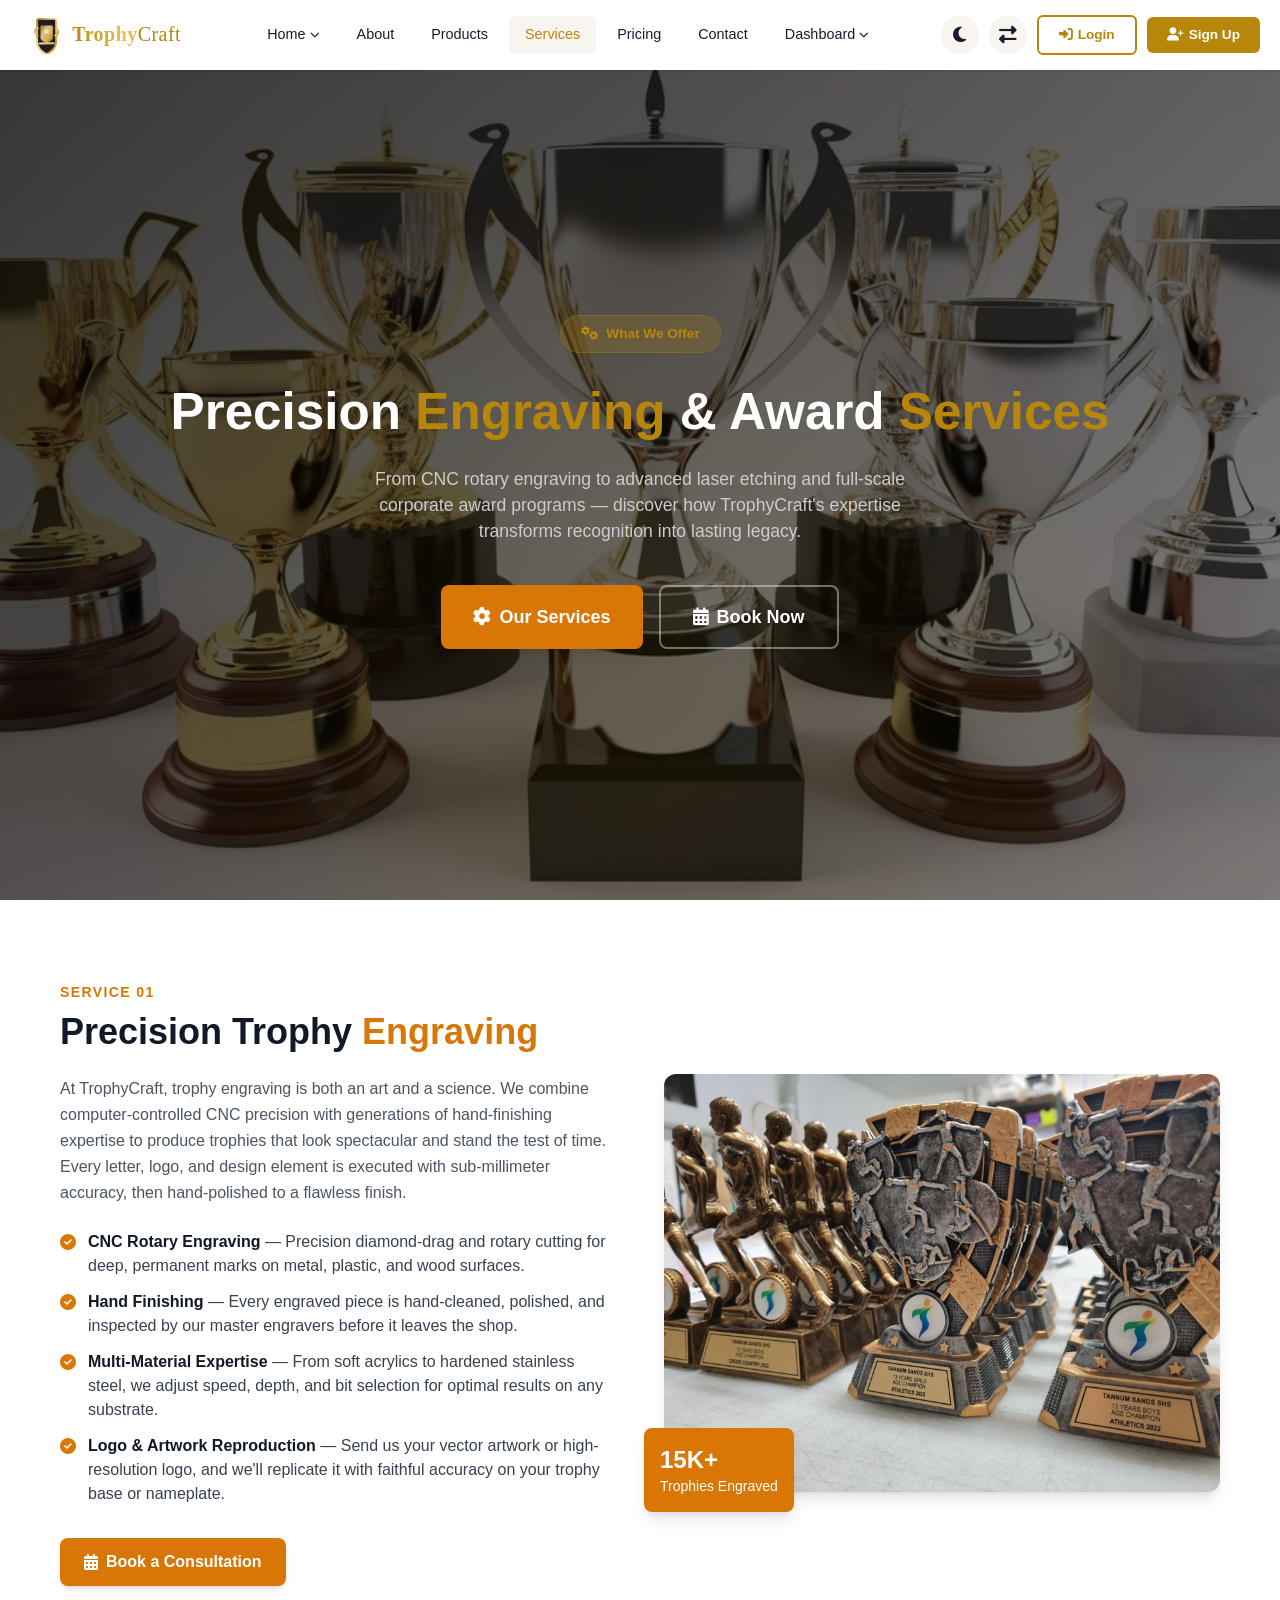
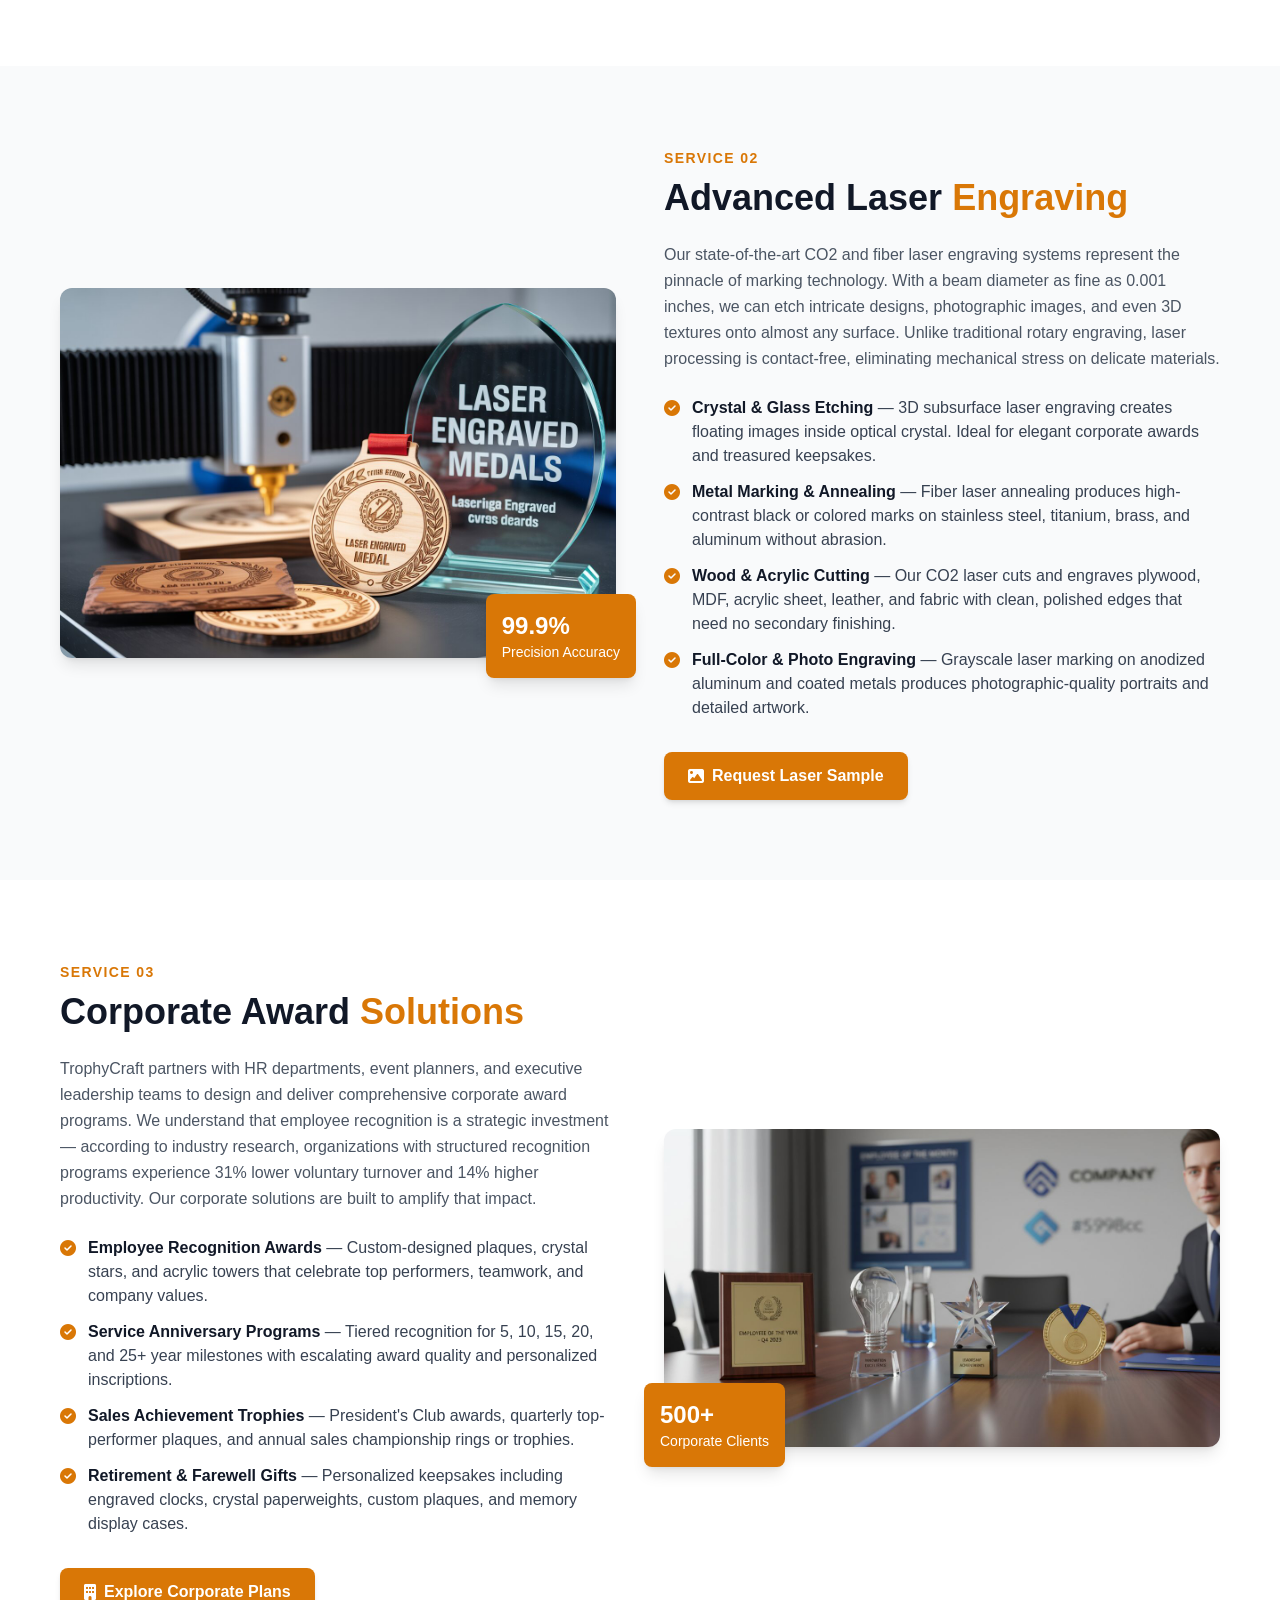
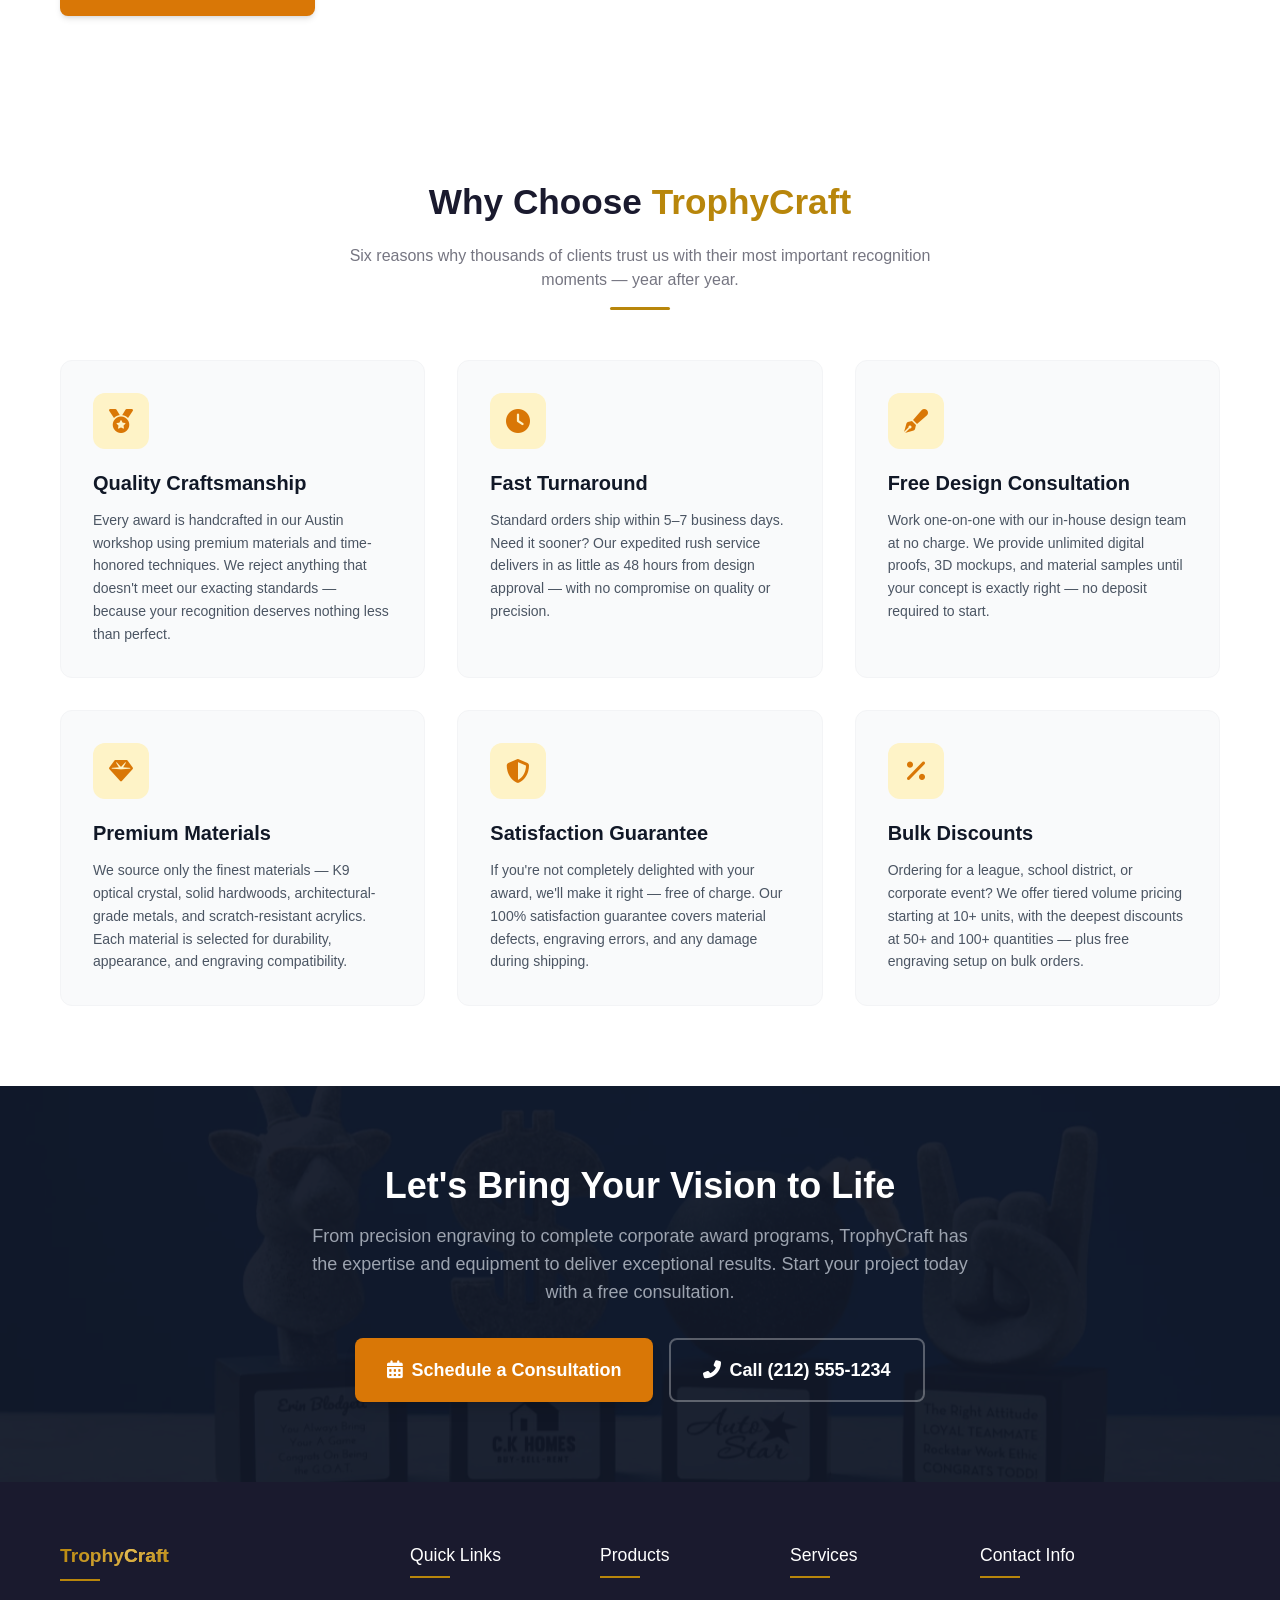
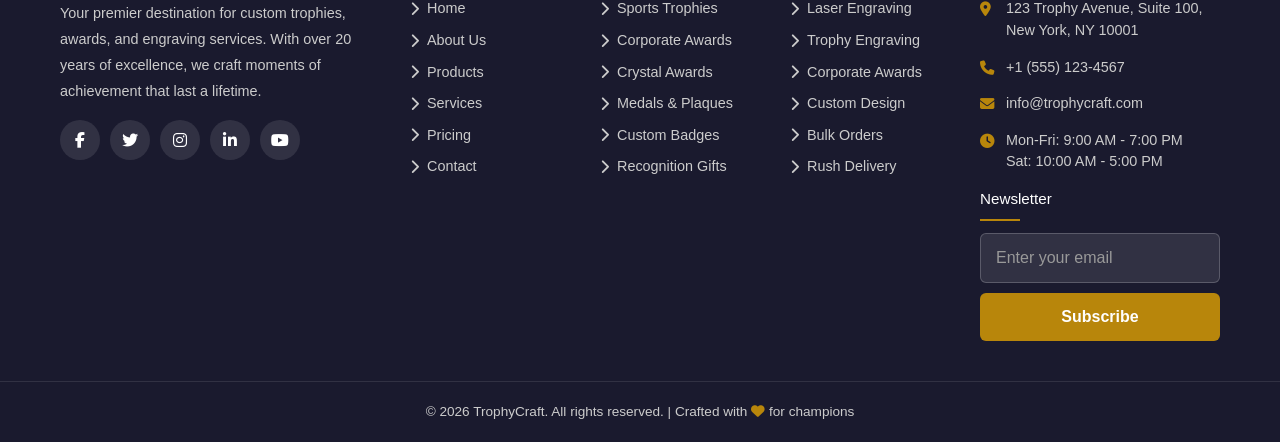
<file: services.html>
<!DOCTYPE html>
<html lang="en">
<head>
  <meta charset="UTF-8">
  <meta name="viewport" content="width=device-width, initial-scale=1.0">
  <title>Services - TrophyCraft | Custom Trophies & Awards</title>
  <link rel="icon" type="image/svg+xml" href="img/favicon.svg">
  <meta name="description" content="Expert trophy engraving, laser engraving, corporate awards, and custom design services.">
  <link rel="stylesheet" href="https://cdnjs.cloudflare.com/ajax/libs/font-awesome/6.5.1/css/all.min.css">
  <script src="tailwindcss.js"></script>
  <link rel="stylesheet" href="css/style.css">
</head>
<body>

  <!-- ===== SECTION 1: Hero Banner ===== -->
  <section class="page-hero" style="background: linear-gradient(135deg, rgba(0,0,0,0.7) 0%, rgba(0,0,0,0.25) 100%), url('img/Services1.jpg') center/cover no-repeat;">
    <div class="absolute inset-0 bg-black/30"></div>
    <div class="absolute inset-0" style="background: radial-gradient(ellipse at 50% 80%, rgba(184,134,11,0.1) 0%, transparent 60%);"></div>
    <div class="relative z-10 max-w-7xl mx-auto px-4 text-center">
      <nav class="breadcrumb justify-center mb-6 animate-fadeInDown" aria-label="Breadcrumb">
        
      </nav>
      <span class="hero-badge animate-fadeInDown delay-100"><i class="fas fa-cogs"></i> What We Offer</span>
      <h1 class="animate-fadeInUp delay-200" style="opacity: 0; animation-fill-mode: forwards;">Precision <span>Engraving</span> &amp; Award <span>Services</span></h1>
      <p class="animate-fadeInUp delay-400" style="opacity: 0; animation-fill-mode: forwards;">From CNC rotary engraving to advanced laser etching and full-scale corporate award programs — discover how TrophyCraft's expertise transforms recognition into lasting legacy.</p>
      <div class="hero-cta mt-10 flex flex-col sm:flex-row gap-4 justify-center">
        <a href="#engraving" class="inline-flex items-center gap-2 bg-amber-600 hover:bg-amber-500 text-white font-semibold px-8 py-4 rounded-lg text-lg transition-all duration-300 shadow-lg hover:shadow-xl hover:-translate-y-1">
          <i class="fas fa-cog"></i> Our Services
        </a>
        <a href="contact.html" class="inline-flex items-center gap-2 border-2 border-white/40 hover:border-amber-400 text-white font-semibold px-8 py-4 rounded-lg text-lg transition-all duration-300 hover:-translate-y-1">
          <i class="fas fa-calendar-alt"></i> Book Now
        </a>
      </div>
    </div>
  </section>

  <!-- ===== SECTION 2: Precision Trophy Engraving ===== -->
  <section id="engraving" class="section-padding bg-white" data-aos="fade-up">
    <div class="container-custom">
      <div class="grid grid-cols-1 lg:grid-cols-2 gap-12 items-center">
        <div data-aos="fade-right">
          <span class="text-amber-600 font-semibold text-sm uppercase tracking-widest">Service 01</span>
          <h2 class="text-3xl md:text-4xl font-bold text-gray-900 mt-2 mb-6">Precision Trophy <span class="text-amber-600">Engraving</span></h2>
          <p class="text-gray-600 mb-6 leading-relaxed">At TrophyCraft, trophy engraving is both an art and a science. We combine computer-controlled CNC precision with generations of hand-finishing expertise to produce trophies that look spectacular and stand the test of time. Every letter, logo, and design element is executed with sub-millimeter accuracy, then hand-polished to a flawless finish.</p>

          <ul class="space-y-3 mb-8">
            <li class="flex items-start gap-3">
              <i class="fas fa-check-circle text-amber-600 mt-1"></i>
              <span class="text-gray-700"><strong class="text-gray-900">CNC Rotary Engraving</strong> — Precision diamond-drag and rotary cutting for deep, permanent marks on metal, plastic, and wood surfaces.</span>
            </li>
            <li class="flex items-start gap-3">
              <i class="fas fa-check-circle text-amber-600 mt-1"></i>
              <span class="text-gray-700"><strong class="text-gray-900">Hand Finishing</strong> — Every engraved piece is hand-cleaned, polished, and inspected by our master engravers before it leaves the shop.</span>
            </li>
            <li class="flex items-start gap-3">
              <i class="fas fa-check-circle text-amber-600 mt-1"></i>
              <span class="text-gray-700"><strong class="text-gray-900">Multi-Material Expertise</strong> — From soft acrylics to hardened stainless steel, we adjust speed, depth, and bit selection for optimal results on any substrate.</span>
            </li>
            <li class="flex items-start gap-3">
              <i class="fas fa-check-circle text-amber-600 mt-1"></i>
              <span class="text-gray-700"><strong class="text-gray-900">Logo & Artwork Reproduction</strong> — Send us your vector artwork or high-resolution logo, and we'll replicate it with faithful accuracy on your trophy base or nameplate.</span>
            </li>
          </ul>
          <a href="contact.html" class="inline-flex items-center gap-2 bg-amber-600 hover:bg-amber-500 text-white font-semibold px-6 py-3 rounded-lg transition-all duration-300 shadow-md hover:shadow-lg">
            <i class="fas fa-calendar-alt"></i> Book a Consultation
          </a>
        </div>
        <div data-aos="fade-left" class="relative">
          <img src="img/Services2.jpg" alt="Precision CNC engraving machine cutting detailed lettering into a gold trophy cup mounted on a wooden base" class="rounded-xl shadow-lg w-full h-auto">
          <div class="absolute -bottom-5 -left-5 bg-amber-600 text-white p-4 rounded-lg shadow-lg hidden lg:block">
            <p class="text-2xl font-bold">15K+</p>
            <p class="text-sm">Trophies Engraved</p>
          </div>
        </div>
      </div>
    </div>
  </section>

  <!-- ===== SECTION 3: Advanced Laser Engraving ===== -->
  <section class="section-padding bg-gray-50" data-aos="fade-up">
    <div class="container-custom">
      <div class="grid grid-cols-1 lg:grid-cols-2 gap-12 items-center">
        <div data-aos="fade-right" class="order-2 lg:order-1 relative">
          <img src="img/Services3.jpg" alt="Laser engraving machine etching intricate designs onto a crystal award with precision light beams" class="rounded-xl shadow-lg w-full h-auto">
          <div class="absolute -bottom-5 -right-5 bg-amber-600 text-white p-4 rounded-lg shadow-lg hidden lg:block">
            <p class="text-2xl font-bold">99.9%</p>
            <p class="text-sm">Precision Accuracy</p>
          </div>
        </div>
        <div data-aos="fade-left" class="order-1 lg:order-2">
          <span class="text-amber-600 font-semibold text-sm uppercase tracking-widest">Service 02</span>
          <h2 class="text-3xl md:text-4xl font-bold text-gray-900 mt-2 mb-6">Advanced Laser <span class="text-amber-600">Engraving</span></h2>
          <p class="text-gray-600 mb-6 leading-relaxed">Our state-of-the-art CO2 and fiber laser engraving systems represent the pinnacle of marking technology. With a beam diameter as fine as 0.001 inches, we can etch intricate designs, photographic images, and even 3D textures onto almost any surface. Unlike traditional rotary engraving, laser processing is contact-free, eliminating mechanical stress on delicate materials.</p>

          <ul class="space-y-3 mb-8">
            <li class="flex items-start gap-3">
              <i class="fas fa-check-circle text-amber-600 mt-1"></i>
              <span class="text-gray-700"><strong class="text-gray-900">Crystal & Glass Etching</strong> — 3D subsurface laser engraving creates floating images inside optical crystal. Ideal for elegant corporate awards and treasured keepsakes.</span>
            </li>
            <li class="flex items-start gap-3">
              <i class="fas fa-check-circle text-amber-600 mt-1"></i>
              <span class="text-gray-700"><strong class="text-gray-900">Metal Marking & Annealing</strong> — Fiber laser annealing produces high-contrast black or colored marks on stainless steel, titanium, brass, and aluminum without abrasion.</span>
            </li>
            <li class="flex items-start gap-3">
              <i class="fas fa-check-circle text-amber-600 mt-1"></i>
              <span class="text-gray-700"><strong class="text-gray-900">Wood & Acrylic Cutting</strong> — Our CO2 laser cuts and engraves plywood, MDF, acrylic sheet, leather, and fabric with clean, polished edges that need no secondary finishing.</span>
            </li>
            <li class="flex items-start gap-3">
              <i class="fas fa-check-circle text-amber-600 mt-1"></i>
              <span class="text-gray-700"><strong class="text-gray-900">Full-Color & Photo Engraving</strong> — Grayscale laser marking on anodized aluminum and coated metals produces photographic-quality portraits and detailed artwork.</span>
            </li>
          </ul>
          <a href="contact.html" class="inline-flex items-center gap-2 bg-amber-600 hover:bg-amber-500 text-white font-semibold px-6 py-3 rounded-lg transition-all duration-300 shadow-md hover:shadow-lg">
            <i class="fas fa-image"></i> Request Laser Sample
          </a>
        </div>
      </div>
    </div>
  </section>

  <!-- ===== SECTION 4: Corporate Award Solutions ===== -->
  <section class="section-padding bg-white" data-aos="fade-up">
    <div class="container-custom">
      <div class="grid grid-cols-1 lg:grid-cols-2 gap-12 items-center">
        <div data-aos="fade-right">
          <span class="text-amber-600 font-semibold text-sm uppercase tracking-widest">Service 03</span>
          <h2 class="text-3xl md:text-4xl font-bold text-gray-900 mt-2 mb-6">Corporate Award <span class="text-amber-600">Solutions</span></h2>
          <p class="text-gray-600 mb-6 leading-relaxed">TrophyCraft partners with HR departments, event planners, and executive leadership teams to design and deliver comprehensive corporate award programs. We understand that employee recognition is a strategic investment — according to industry research, organizations with structured recognition programs experience 31% lower voluntary turnover and 14% higher productivity. Our corporate solutions are built to amplify that impact.</p>

          <ul class="space-y-3 mb-8">
            <li class="flex items-start gap-3">
              <i class="fas fa-check-circle text-amber-600 mt-1"></i>
              <span class="text-gray-700"><strong class="text-gray-900">Employee Recognition Awards</strong> — Custom-designed plaques, crystal stars, and acrylic towers that celebrate top performers, teamwork, and company values.</span>
            </li>
            <li class="flex items-start gap-3">
              <i class="fas fa-check-circle text-amber-600 mt-1"></i>
              <span class="text-gray-700"><strong class="text-gray-900">Service Anniversary Programs</strong> — Tiered recognition for 5, 10, 15, 20, and 25+ year milestones with escalating award quality and personalized inscriptions.</span>
            </li>
            <li class="flex items-start gap-3">
              <i class="fas fa-check-circle text-amber-600 mt-1"></i>
              <span class="text-gray-700"><strong class="text-gray-900">Sales Achievement Trophies</strong> — President's Club awards, quarterly top-performer plaques, and annual sales championship rings or trophies.</span>
            </li>
            <li class="flex items-start gap-3">
              <i class="fas fa-check-circle text-amber-600 mt-1"></i>
              <span class="text-gray-700"><strong class="text-gray-900">Retirement & Farewell Gifts</strong> — Personalized keepsakes including engraved clocks, crystal paperweights, custom plaques, and memory display cases.</span>
            </li>
          </ul>
          <a href="contact.html" class="inline-flex items-center gap-2 bg-amber-600 hover:bg-amber-500 text-white font-semibold px-6 py-3 rounded-lg transition-all duration-300 shadow-md hover:shadow-lg">
            <i class="fas fa-building"></i> Explore Corporate Plans
          </a>
        </div>
        <div data-aos="fade-left" class="relative">
          <img src="img/Services4.jpg" alt="Elegant corporate awards displayed in a modern office lobby including crystal towers and engraved plaques on a reception desk" class="rounded-xl shadow-lg w-full h-auto">
          <div class="absolute -bottom-5 -left-5 bg-amber-600 text-white p-4 rounded-lg shadow-lg hidden lg:block">
            <p class="text-2xl font-bold">500+</p>
            <p class="text-sm">Corporate Clients</p>
          </div>
        </div>
      </div>
    </div>
  </section>



  <!-- ===== SECTION 6: Why Choose Us ===== -->
  <section class="section-padding bg-white" data-aos="fade-up">
    <div class="container-custom">
      <div class="section-title">
        <h2>Why Choose <span>TrophyCraft</span></h2>
        <p>Six reasons why thousands of clients trust us with their most important recognition moments — year after year.</p>
        <div class="title-line"></div>
      </div>
      <div class="grid grid-cols-1 sm:grid-cols-2 lg:grid-cols-3 gap-8">
        <div class="bg-gray-50 rounded-xl p-8 border border-gray-100 hover:shadow-lg hover:border-amber-200 transition-all duration-300 group" data-aos="fade-up" data-aos-delay="100">
          <div class="w-14 h-14 bg-amber-100 rounded-xl flex items-center justify-center mb-5 group-hover:bg-amber-600 transition-all duration-300">
            <i class="fas fa-medal text-amber-600 text-2xl group-hover:text-white transition-all duration-300"></i>
          </div>
          <h3 class="text-xl font-bold text-gray-900 mb-3">Quality Craftsmanship</h3>
          <p class="text-gray-600 text-sm leading-relaxed">Every award is handcrafted in our Austin workshop using premium materials and time-honored techniques. We reject anything that doesn't meet our exacting standards — because your recognition deserves nothing less than perfect.</p>
        </div>
        <div class="bg-gray-50 rounded-xl p-8 border border-gray-100 hover:shadow-lg hover:border-amber-200 transition-all duration-300 group" data-aos="fade-up" data-aos-delay="150">
          <div class="w-14 h-14 bg-amber-100 rounded-xl flex items-center justify-center mb-5 group-hover:bg-amber-600 transition-all duration-300">
            <i class="fas fa-clock text-amber-600 text-2xl group-hover:text-white transition-all duration-300"></i>
          </div>
          <h3 class="text-xl font-bold text-gray-900 mb-3">Fast Turnaround</h3>
          <p class="text-gray-600 text-sm leading-relaxed">Standard orders ship within 5–7 business days. Need it sooner? Our expedited rush service delivers in as little as 48 hours from design approval — with no compromise on quality or precision.</p>
        </div>
        <div class="bg-gray-50 rounded-xl p-8 border border-gray-100 hover:shadow-lg hover:border-amber-200 transition-all duration-300 group" data-aos="fade-up" data-aos-delay="200">
          <div class="w-14 h-14 bg-amber-100 rounded-xl flex items-center justify-center mb-5 group-hover:bg-amber-600 transition-all duration-300">
            <i class="fas fa-pen-fancy text-amber-600 text-2xl group-hover:text-white transition-all duration-300"></i>
          </div>
          <h3 class="text-xl font-bold text-gray-900 mb-3">Free Design Consultation</h3>
          <p class="text-gray-600 text-sm leading-relaxed">Work one-on-one with our in-house design team at no charge. We provide unlimited digital proofs, 3D mockups, and material samples until your concept is exactly right — no deposit required to start.</p>
        </div>
        <div class="bg-gray-50 rounded-xl p-8 border border-gray-100 hover:shadow-lg hover:border-amber-200 transition-all duration-300 group" data-aos="fade-up" data-aos-delay="250">
          <div class="w-14 h-14 bg-amber-100 rounded-xl flex items-center justify-center mb-5 group-hover:bg-amber-600 transition-all duration-300">
            <i class="fas fa-gem text-amber-600 text-2xl group-hover:text-white transition-all duration-300"></i>
          </div>
          <h3 class="text-xl font-bold text-gray-900 mb-3">Premium Materials</h3>
          <p class="text-gray-600 text-sm leading-relaxed">We source only the finest materials — K9 optical crystal, solid hardwoods, architectural-grade metals, and scratch-resistant acrylics. Each material is selected for durability, appearance, and engraving compatibility.</p>
        </div>
        <div class="bg-gray-50 rounded-xl p-8 border border-gray-100 hover:shadow-lg hover:border-amber-200 transition-all duration-300 group" data-aos="fade-up" data-aos-delay="300">
          <div class="w-14 h-14 bg-amber-100 rounded-xl flex items-center justify-center mb-5 group-hover:bg-amber-600 transition-all duration-300">
            <i class="fas fa-shield-alt text-amber-600 text-2xl group-hover:text-white transition-all duration-300"></i>
          </div>
          <h3 class="text-xl font-bold text-gray-900 mb-3">Satisfaction Guarantee</h3>
          <p class="text-gray-600 text-sm leading-relaxed">If you're not completely delighted with your award, we'll make it right — free of charge. Our 100% satisfaction guarantee covers material defects, engraving errors, and any damage during shipping.</p>
        </div>
        <div class="bg-gray-50 rounded-xl p-8 border border-gray-100 hover:shadow-lg hover:border-amber-200 transition-all duration-300 group" data-aos="fade-up" data-aos-delay="350">
          <div class="w-14 h-14 bg-amber-100 rounded-xl flex items-center justify-center mb-5 group-hover:bg-amber-600 transition-all duration-300">
            <i class="fas fa-percentage text-amber-600 text-2xl group-hover:text-white transition-all duration-300"></i>
          </div>
          <h3 class="text-xl font-bold text-gray-900 mb-3">Bulk Discounts</h3>
          <p class="text-gray-600 text-sm leading-relaxed">Ordering for a league, school district, or corporate event? We offer tiered volume pricing starting at 10+ units, with the deepest discounts at 50+ and 100+ quantities — plus free engraving setup on bulk orders.</p>
        </div>
      </div>
    </div>
  </section>

  <!-- ===== SECTION 7: Call To Action ===== -->
  <section class="section-padding bg-gray-900 relative overflow-hidden" data-aos="fade-up">
    <div class="absolute inset-0 opacity-5" style="background-image: url('img/about1.webp'); background-size: cover; background-position: center;"></div>
    <div class="container-custom relative z-10">
      <div class="max-w-4xl mx-auto text-center">
        <h2 class="text-4xl font-bold text-white mb-4">Let's Bring Your Vision to Life</h2>
        <p class="text-lg text-gray-400 mb-8 max-w-2xl mx-auto">From precision engraving to complete corporate award programs, TrophyCraft has the expertise and equipment to deliver exceptional results. Start your project today with a free consultation.</p>
        <div class="flex flex-col sm:flex-row gap-4 justify-center">
          <a href="contact.html" class="inline-flex items-center gap-2 bg-amber-600 hover:bg-amber-500 text-white font-semibold px-8 py-4 rounded-lg text-lg transition-all duration-300 shadow-lg hover:shadow-xl">
            <i class="fas fa-calendar-alt"></i> Schedule a Consultation
          </a>
          <a href="tel:+12125551234" class="inline-flex items-center gap-2 border-2 border-white/30 hover:border-amber-400 text-white font-semibold px-8 py-4 rounded-lg text-lg transition-all duration-300">
            <i class="fas fa-phone-alt"></i> Call (212) 555-1234
          </a>
        </div>
      </div>
    </div>
  </section>

  <div id="footer-placeholder"></div>
  <script src="js/navbar.js"></script>
  <script src="js/footer.js"></script>
  <script src="js/main.js"></script>
</body>
</html>
</file>
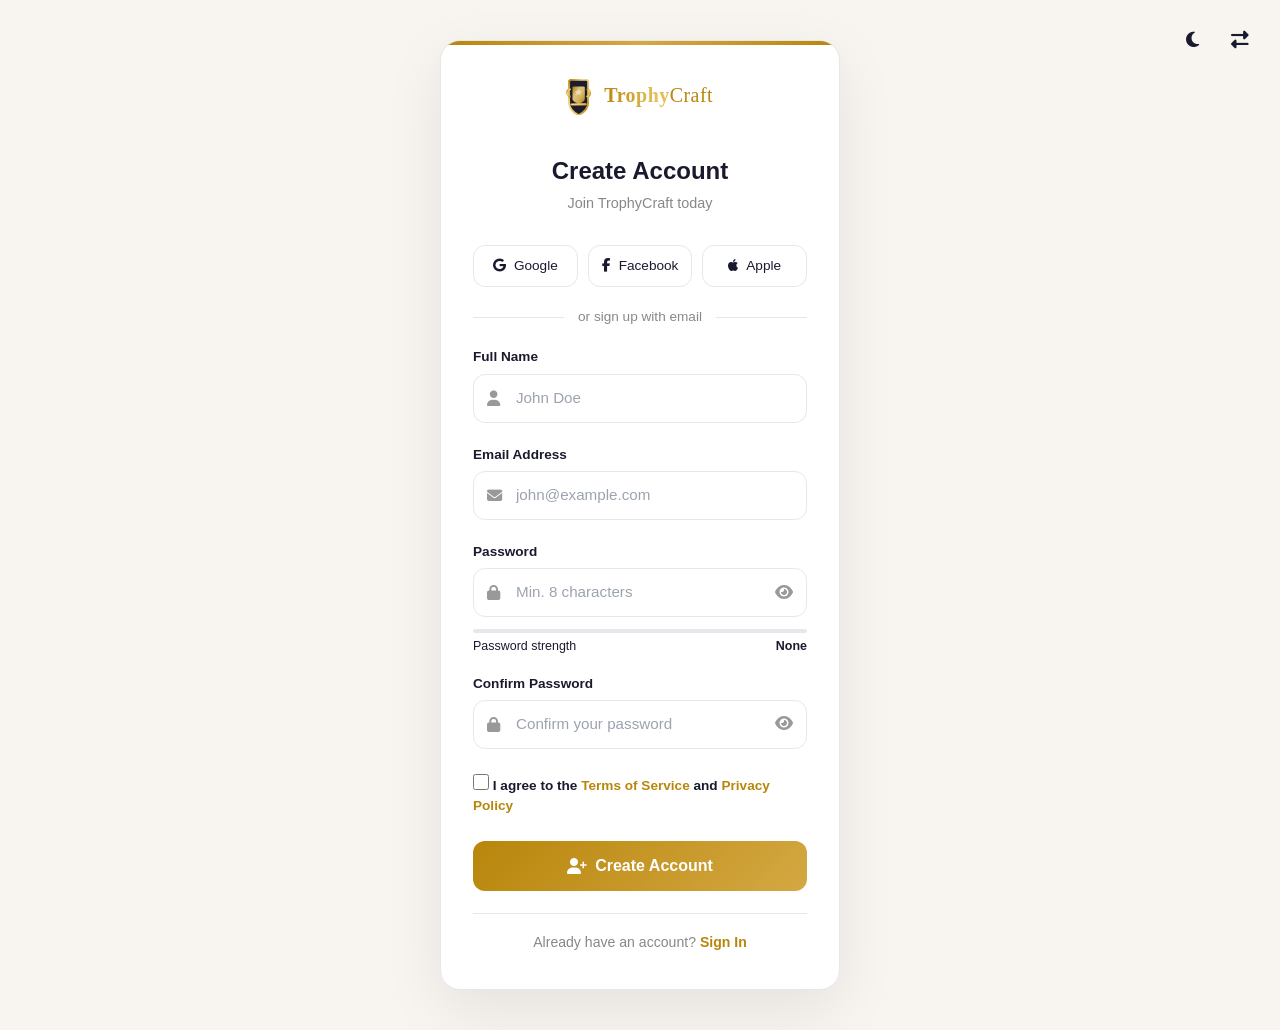
<file: signup.html>
<!DOCTYPE html>
<html lang="en">
<head>
  <meta charset="UTF-8">
  <meta name="viewport" content="width=device-width, initial-scale=1.0">
  <title>Sign Up - TrophyCraft</title>
  <link rel="icon" type="image/svg+xml" href="img/favicon.svg">
  <meta name="description" content="Create your TrophyCraft account to manage orders, track shipments, and access exclusive features.">
  <link rel="stylesheet" href="https://cdnjs.cloudflare.com/ajax/libs/font-awesome/6.5.1/css/all.min.css">
  <script src="tailwindcss.js"></script>
  <link rel="stylesheet" href="css/style.css">
  <style>
    body {
      background: var(--bg-section);
      min-height: 100vh;
      display: flex;
      align-items: center;
      justify-content: center;
      padding: 20px;
    }

    .dark-toggle-corner {
      position: fixed;
      top: 20px;
      right: 20px;
      z-index: 9999;
      display: flex;
      gap: 8px;
      align-items: center;
    }

    .auth-page {
      width: 100%;
      max-width: 440px;
      margin: 0 auto;
    }

    .auth-card {
      position: relative;
      overflow: hidden;
      background: var(--bg-card);
      border-radius: 20px;
      padding: 36px 32px;
      box-shadow: 0 20px 60px rgba(0,0,0,0.08);
      border: 1px solid var(--border-color);
      transition: background 0.3s, box-shadow 0.3s, border-color 0.3s;
    }

    .dark .auth-card {
      box-shadow: 0 20px 60px rgba(0,0,0,0.4);
    }

    .auth-card::before {
      content: '';
      position: absolute;
      top: 0;
      left: 0;
      right: 0;
      height: 4px;
      background: linear-gradient(90deg, var(--primary), var(--primary-light), var(--primary));
    }

    .auth-header {
      text-align: center;
      margin-bottom: 24px;
    }

    .auth-header .logo-link {
      display: inline-block;
      text-decoration: none;
      margin-bottom: 16px;
      transition: transform 0.3s ease;
    }

    .auth-header .logo-link:hover {
      transform: scale(1.05);
    }

    .auth-header .logo-link span {
      font-weight: 800;
      font-size: 1.2rem;
      background: linear-gradient(135deg, #b8860b, #e8c25e);
      -webkit-background-clip: text;
      background-clip: text;
      color: transparent;
    }

    .auth-header h2 {
      font-size: 1.5rem;
      font-weight: 700;
      color: var(--text-dark);
      margin-bottom: 4px;
    }

    .auth-header p {
      color: #888;
      font-size: 0.9rem;
    }

    .icon-btn {
      width: 40px;
      height: 40px;
      border-radius: 50%;
      border: none;
      cursor: pointer;
      background: var(--bg-section);
      color: var(--text-dark);
      font-size: 1.1rem;
      display: flex;
      align-items: center;
      justify-content: center;
      transition: all 0.3s ease;
    }

    .icon-btn:hover {
      background: var(--primary);
      color: white;
    }

    .social-login {
      display: flex;
      gap: 10px;
      margin-bottom: 20px;
    }

    .social-login button {
      flex: 1;
      padding: 10px 0;
      border: 1px solid var(--border-color);
      border-radius: 12px;
      background: var(--bg-light);
      color: var(--text-dark);
      cursor: pointer;
      font-size: 0.85rem;
      display: flex;
      align-items: center;
      justify-content: center;
      gap: 8px;
      transition: all 0.2s ease;
    }

    .social-login button:hover {
      background: var(--bg-section);
      border-color: var(--primary);
    }

    .divider {
      display: flex;
      align-items: center;
      gap: 14px;
      margin: 20px 0;
      color: #888;
      font-size: 0.85rem;
    }

    .divider::before, .divider::after {
      content: '';
      flex: 1;
      height: 1px;
      background: var(--border-color);
    }

    .form-group {
      margin-bottom: 18px;
      position: relative;
    }

    .form-group label {
      display: block;
      font-size: 0.85rem;
      font-weight: 600;
      margin-bottom: 6px;
      color: var(--text-dark);
    }

    .input-wrapper {
      position: relative;
      display: flex;
      align-items: center;
    }

    .input-wrapper .input-icon {
      position: absolute;
      left: 14px;
      color: #999;
      font-size: 0.95rem;
      pointer-events: none;
      transition: color 0.2s;
      z-index: 1;
    }

    .input-wrapper .toggle-pw {
      position: absolute;
      right: 14px;
      background: none;
      border: none;
      color: #999;
      cursor: pointer;
      font-size: 1rem;
      padding: 0;
      transition: color 0.2s;
    }

    .input-wrapper .toggle-pw:hover {
      color: var(--primary);
    }

    .form-control {
      width: 100%;
      padding: 12px 40px 12px 42px;
      border: 1.5px solid var(--border-color);
      border-radius: 12px;
      font-size: 0.95rem;
      background: var(--bg-light);
      color: var(--text-dark);
      transition: all 0.2s;
      outline: none;
    }

    .form-control:focus {
      border-color: var(--primary);
      box-shadow: 0 0 0 3px rgba(184,134,11,0.15);
    }

    .form-control.error {
      border-color: #dc2626;
      box-shadow: 0 0 0 3px rgba(220,38,38,0.1);
    }

    .form-control.success {
      border-color: #16a34a;
      box-shadow: 0 0 0 3px rgba(22,163,74,0.1);
    }

    .field-error {
      font-size: 0.78rem;
      color: #dc2626;
      margin-top: 4px;
      display: flex;
      align-items: center;
      gap: 5px;
      opacity: 0;
      max-height: 0;
      overflow: hidden;
      transition: opacity 0.25s, max-height 0.25s;
    }

    .field-error.visible {
      opacity: 1;
      max-height: 30px;
      margin-top: 4px;
    }

    .nav-btn-primary {
      width: 100%;
      padding: 13px;
      border: none;
      border-radius: 12px;
      background: linear-gradient(135deg, var(--primary), var(--primary-light));
      color: white;
      font-size: 1rem;
      font-weight: 700;
      cursor: pointer;
      display: flex;
      align-items: center;
      justify-content: center;
      gap: 8px;
      transition: all 0.3s ease;
    }

    .nav-btn-primary:hover:not(:disabled) {
      transform: translateY(-2px);
      box-shadow: var(--shadow-gold);
    }

    .nav-btn-primary:disabled {
      opacity: 0.6;
      cursor: not-allowed;
    }

    .nav-btn-primary .spinner {
      display: none;
      width: 18px;
      height: 18px;
      border: 2.5px solid rgba(255,255,255,0.3);
      border-top-color: #fff;
      border-radius: 50%;
      animation: spin 0.7s linear infinite;
    }

    .nav-btn-primary.loading .spinner { display: inline-block; }
    .nav-btn-primary.loading .btn-text { display: none; }
    .nav-btn-primary.loading .btn-icon { display: none; }

    @keyframes spin {
      to { transform: rotate(360deg); }
    }

    .checkbox-group {
      display: flex;
      align-items: flex-start;
      gap: 10px;
      font-weight: normal;
      font-size: 0.85rem;
      cursor: pointer;
    }

    .checkbox-group input[type="checkbox"] {
      margin-top: 3px;
      accent-color: var(--primary);
      width: 16px;
      height: 16px;
      flex-shrink: 0;
    }

    .checkbox-group a {
      color: var(--primary);
      text-decoration: none;
    }

    .checkbox-group a:hover {
      text-decoration: underline;
    }

    .pw-strength-bar {
      height: 4px;
      border-radius: 4px;
      margin-top: 8px;
      background: var(--border-color);
      overflow: hidden;
      transition: opacity 0.3s;
    }

    .pw-strength-bar .fill {
      height: 100%;
      width: 0%;
      border-radius: 4px;
      transition: width 0.35s ease, background 0.35s ease;
    }

    .pw-strength-label {
      font-size: 0.78rem;
      margin-top: 4px;
      display: flex;
      justify-content: space-between;
      color: var(--text-dark);
    }

    .pw-strength-label span:last-child {
      font-weight: 600;
    }

    .pw-checklist {
      margin-top: 10px;
      padding: 12px 14px;
      background: var(--bg-section);
      border-radius: 10px;
      border: 1px solid var(--border-color);
      font-size: 0.8rem;
      display: none;
    }

    .pw-checklist.visible { display: block; }

    .pw-checklist li {
      list-style: none;
      display: flex;
      align-items: center;
      gap: 8px;
      margin-bottom: 5px;
      color: #999;
      transition: color 0.2s;
    }

    .pw-checklist li:last-child { margin-bottom: 0; }

    .pw-checklist li.met { color: #16a34a; }

    .pw-checklist li i { width: 14px; font-size: 0.7rem; }

    .toast {
      position: fixed;
      bottom: 30px;
      left: 50%;
      transform: translateX(-50%) translateY(80px);
      background: var(--bg-card);
      color: var(--text-dark);
      border: 1px solid var(--border-color);
      border-radius: 14px;
      padding: 14px 28px;
      box-shadow: 0 10px 40px rgba(0,0,0,0.1);
      display: flex;
      align-items: center;
      gap: 10px;
      font-size: 0.9rem;
      opacity: 0;
      transition: opacity 0.35s, transform 0.35s;
      z-index: 999;
      pointer-events: none;
    }

    .dark .toast {
      box-shadow: 0 10px 40px rgba(0,0,0,0.4);
    }

    .toast.show {
      opacity: 1;
      transform: translateX(-50%) translateY(0);
    }

    .toast.success i { color: #16a34a; }
    .toast.error i { color: #dc2626; }

    .auth-footer {
      text-align: center;
      margin-top: 22px;
      padding-top: 18px;
      border-top: 1px solid var(--border-color);
    }

    .auth-footer p {
      color: #888;
      font-size: 0.88rem;
    }

    .auth-footer a {
      color: var(--primary);
      text-decoration: none;
      font-weight: 600;
    }

    .auth-footer a:hover {
      color: var(--primary-dark);
      text-decoration: underline;
    }

    @media (max-width: 480px) {
      .auth-card {
        padding: 28px 20px;
      }
      .social-login {
        flex-direction: column;
      }
      .social-login button {
        padding: 10px;
        font-size: 0.85rem;
      }
      .auth-header .logo-link span {
        font-size: 1.1rem;
      }
      .auth-header h2 {
        font-size: 1.3rem;
      }
    }

    @media (max-width: 360px) {
      .auth-card {
        padding: 20px 16px;
      }
      .auth-page {
        max-width: 100%;
      }
    }
  </style>
</head>
<body>
  <div class="dark-toggle-corner">
    <button class="icon-btn" id="darkModeToggleAuth" aria-label="Toggle dark mode" title="Toggle dark mode">
      <i class="fas fa-moon"></i>
    </button>
    <button class="icon-btn" id="rtlToggleAuth" aria-label="Toggle RTL layout" title="Toggle RTL layout">
      <i class="fas fa-exchange-alt"></i>
    </button>
  </div>

  <div class="auth-page">
    <div class="auth-card">
      <div class="auth-header">
        <a href="index.html" class="logo-link" aria-label="Go to homepage">
          <img src="img/nav-logo.svg" alt="TrophyCraft" style="height: 38px; width: auto;">
        </a>
        <h2>Create Account</h2>
        <p>Join TrophyCraft today</p>
      </div>

      <div class="social-login">
        <button type="button"><i class="fab fa-google"></i> Google</button>
        <button type="button"><i class="fab fa-facebook-f"></i> Facebook</button>
        <button type="button"><i class="fab fa-apple"></i> Apple</button>
      </div>

      <div class="divider">or sign up with email</div>

      <form id="signupForm" novalidate>
        <div class="form-group">
          <label for="signupName">Full Name</label>
          <div class="input-wrapper">
            <i class="fas fa-user input-icon"></i>
            <input type="text" id="signupName" class="form-control" placeholder="John Doe" required autocomplete="name">
          </div>
          <div class="field-error" id="nameError"><i class="fas fa-exclamation-circle"></i> <span></span></div>
        </div>

        <div class="form-group">
          <label for="signupEmail">Email Address</label>
          <div class="input-wrapper">
            <i class="fas fa-envelope input-icon"></i>
            <input type="email" id="signupEmail" class="form-control" placeholder="john@example.com" required autocomplete="email">
          </div>
          <div class="field-error" id="emailError"><i class="fas fa-exclamation-circle"></i> <span></span></div>
        </div>

        <div class="form-group">
          <label for="signupPassword">Password</label>
          <div class="input-wrapper">
            <i class="fas fa-lock input-icon"></i>
            <input type="password" id="signupPassword" class="form-control" placeholder="Min. 8 characters" required autocomplete="new-password">
            <button type="button" class="toggle-pw" data-target="signupPassword" tabindex="-1" aria-label="Toggle password visibility">
              <i class="fas fa-eye"></i>
            </button>
          </div>
          <div class="field-error" id="passwordError"><i class="fas fa-exclamation-circle"></i> <span></span></div>
          <div class="pw-strength-bar"><div class="fill" id="pwStrengthFill"></div></div>
          <div class="pw-strength-label">
            <span>Password strength</span>
            <span id="pwStrengthText">None</span>
          </div>
          <ul class="pw-checklist" id="pwChecklist">
            <li id="checkLength"><i class="fas fa-circle"></i> At least 8 characters</li>
            <li id="checkUpper"><i class="fas fa-circle"></i> One uppercase letter</li>
            <li id="checkLower"><i class="fas fa-circle"></i> One lowercase letter</li>
            <li id="checkNumber"><i class="fas fa-circle"></i> One number</li>
            <li id="checkSymbol"><i class="fas fa-circle"></i> One special character (!@#$%^&*)</li>
          </ul>
        </div>

        <div class="form-group">
          <label for="signupConfirm">Confirm Password</label>
          <div class="input-wrapper">
            <i class="fas fa-lock input-icon"></i>
            <input type="password" id="signupConfirm" class="form-control" placeholder="Confirm your password" required autocomplete="new-password">
            <button type="button" class="toggle-pw" data-target="signupConfirm" tabindex="-1" aria-label="Toggle confirm password visibility">
              <i class="fas fa-eye"></i>
            </button>
          </div>
          <div class="field-error" id="confirmError"><i class="fas fa-exclamation-circle"></i> <span></span></div>
        </div>

        <div class="form-group">
          <label class="checkbox-group">
            <input type="checkbox" id="termsCheck" required>
            <span>I agree to the <a href="#">Terms of Service</a> and <a href="#">Privacy Policy</a></span>
          </label>
          <div class="field-error" id="termsError"><i class="fas fa-exclamation-circle"></i> <span></span></div>
        </div>

        <button type="submit" class="nav-btn-primary" id="signupBtn">
          <i class="fas fa-user-plus btn-icon"></i>
          <span class="btn-text">Create Account</span>
          <span class="spinner"></span>
        </button>
      </form>

      <div class="auth-footer">
        <p>Already have an account? <a href="login.html">Sign In</a></p>
      </div>
    </div>
  </div>

  <div class="toast" id="toast">
    <i class="fas fa-check-circle"></i>
    <span id="toastMsg">Success!</span>
  </div>

  <script>
    (function () {
      'use strict';

      var body = document.body;
      var darkToggle = document.getElementById('darkModeToggleAuth');

      function applyTheme(dark) {
        if (dark) {
          body.classList.add('dark');
          darkToggle.innerHTML = '<i class="fas fa-sun"></i>';
        } else {
          body.classList.remove('dark');
          darkToggle.innerHTML = '<i class="fas fa-moon"></i>';
        }
      }

      var storedTheme = localStorage.getItem('trophyTheme');
      if (storedTheme === 'dark') { applyTheme(true); }

      darkToggle.addEventListener('click', function () {
        var nowDark = !body.classList.contains('dark');
        applyTheme(nowDark);
        localStorage.setItem('trophyTheme', nowDark ? 'dark' : 'light');
      });

      var rtlToggle = document.getElementById('rtlToggleAuth');
      var htmlEl = document.documentElement;
      var savedDir = localStorage.getItem('trophyDir');
      if (savedDir === 'rtl') {
        htmlEl.setAttribute('dir', 'rtl');
        htmlEl.setAttribute('lang', 'ar');
      }
      if (rtlToggle) {
        rtlToggle.addEventListener('click', function () {
          var isRtl = htmlEl.getAttribute('dir') === 'rtl';
          if (isRtl) {
            htmlEl.setAttribute('dir', 'ltr');
            htmlEl.setAttribute('lang', 'en');
            localStorage.setItem('trophyDir', 'ltr');
          } else {
            htmlEl.setAttribute('dir', 'rtl');
            htmlEl.setAttribute('lang', 'ar');
            localStorage.setItem('trophyDir', 'rtl');
          }
        });
      }

      document.querySelectorAll('.toggle-pw').forEach(function (btn) {
        btn.addEventListener('click', function () {
          var targetId = this.getAttribute('data-target');
          var inp = document.getElementById(targetId);
          var icon = this.querySelector('i');
          if (inp.type === 'password') {
            inp.type = 'text';
            icon.classList.remove('fa-eye');
            icon.classList.add('fa-eye-slash');
          } else {
            inp.type = 'password';
            icon.classList.remove('fa-eye-slash');
            icon.classList.add('fa-eye');
          }
        });
      });

      var form = document.getElementById('signupForm');
      var nameInput = document.getElementById('signupName');
      var emailInput = document.getElementById('signupEmail');
      var pwInput = document.getElementById('signupPassword');
      var confirmInput = document.getElementById('signupConfirm');
      var termsCheck = document.getElementById('termsCheck');
      var submitBtn = document.getElementById('signupBtn');
      var toast = document.getElementById('toast');
      var toastMsg = document.getElementById('toastMsg');

      var nameError = document.getElementById('nameError');
      var emailError = document.getElementById('emailError');
      var pwError = document.getElementById('passwordError');
      var confirmError = document.getElementById('confirmError');
      var termsError = document.getElementById('termsError');

      var pwFill = document.getElementById('pwStrengthFill');
      var pwText = document.getElementById('pwStrengthText');
      var pwChecklist = document.getElementById('pwChecklist');

      var checkLength = document.getElementById('checkLength');
      var checkUpper = document.getElementById('checkUpper');
      var checkLower = document.getElementById('checkLower');
      var checkNumber = document.getElementById('checkNumber');
      var checkSymbol = document.getElementById('checkSymbol');

      function setError(el, msg) {
        var span = el.querySelector('span');
        span.textContent = msg;
        el.classList.add('visible');
      }

      function clearError(el) {
        el.classList.remove('visible');
      }

      function validateName() {
        var val = nameInput.value.trim();
        if (!val) { setError(nameError, 'Full name is required'); nameInput.classList.add('error'); nameInput.classList.remove('success'); return false; }
        if (val.length < 2) { setError(nameError, 'Name must be at least 2 characters'); nameInput.classList.add('error'); nameInput.classList.remove('success'); return false; }
        clearError(nameError);
        nameInput.classList.remove('error');
        nameInput.classList.add('success');
        return true;
      }

      function validateEmail() {
        var val = emailInput.value.trim();
        if (!val) { setError(emailError, 'Email address is required'); emailInput.classList.add('error'); emailInput.classList.remove('success'); return false; }
        if (!/^[^\s@]+@[^\s@]+\.[^\s@]+$/.test(val)) { setError(emailError, 'Please enter a valid email address'); emailInput.classList.add('error'); emailInput.classList.remove('success'); return false; }
        clearError(emailError);
        emailInput.classList.remove('error');
        emailInput.classList.add('success');
        return true;
      }

      function getPasswordStrength(pw) {
        var score = 0;
        if (pw.length >= 8) score++;
        if (/[a-z]/.test(pw)) score++;
        if (/[A-Z]/.test(pw)) score++;
        if (/\d/.test(pw)) score++;
        if (/[^a-zA-Z0-9]/.test(pw)) score++;
        return score;
      }

      function updatePasswordUI() {
        var pw = pwInput.value;
        var score = getPasswordStrength(pw);

        var pct = 0, label = 'None', color = 'var(--border-color)';
        if (pw.length > 0) {
          if (score <= 1) { pct = 20; label = 'Weak'; color = '#dc2626'; }
          else if (score === 2) { pct = 40; label = 'Fair'; color = '#f97316'; }
          else if (score === 3) { pct = 60; label = 'Good'; color = '#f59e0b'; }
          else if (score === 4) { pct = 80; label = 'Strong'; color = '#84cc16'; }
          else { pct = 100; label = 'Very Strong'; color = '#16a34a'; }
        }
        pwFill.style.width = pct + '%';
        pwFill.style.background = color;
        pwText.textContent = label;

        function toggleCheck(el, met) {
          el.classList.toggle('met', met);
          el.querySelector('i').className = met ? 'fas fa-check-circle' : 'fas fa-circle';
        }
        toggleCheck(checkLength, pw.length >= 8);
        toggleCheck(checkUpper, /[A-Z]/.test(pw));
        toggleCheck(checkLower, /[a-z]/.test(pw));
        toggleCheck(checkNumber, /\d/.test(pw));
        toggleCheck(checkSymbol, /[^a-zA-Z0-9]/.test(pw));

        if (pw.length > 0) {
          pwChecklist.classList.add('visible');
        } else {
          pwChecklist.classList.remove('visible');
        }
      }

      function validatePassword() {
        var pw = pwInput.value;
        if (!pw) { setError(pwError, 'Password is required'); pwInput.classList.add('error'); pwInput.classList.remove('success'); return false; }
        if (pw.length < 8) { setError(pwError, 'Password must be at least 8 characters'); pwInput.classList.add('error'); pwInput.classList.remove('success'); return false; }
        if (!/[A-Z]/.test(pw)) { setError(pwError, 'Add an uppercase letter'); pwInput.classList.add('error'); pwInput.classList.remove('success'); return false; }
        if (!/[a-z]/.test(pw)) { setError(pwError, 'Add a lowercase letter'); pwInput.classList.add('error'); pwInput.classList.remove('success'); return false; }
        if (!/\d/.test(pw)) { setError(pwError, 'Add a number'); pwInput.classList.add('error'); pwInput.classList.remove('success'); return false; }
        clearError(pwError);
        pwInput.classList.remove('error');
        pwInput.classList.add('success');
        return true;
      }

      function validateConfirm() {
        if (!confirmInput.value) { setError(confirmError, 'Please confirm your password'); confirmInput.classList.add('error'); confirmInput.classList.remove('success'); return false; }
        if (confirmInput.value !== pwInput.value) { setError(confirmError, 'Passwords do not match'); confirmInput.classList.add('error'); confirmInput.classList.remove('success'); return false; }
        clearError(confirmError);
        confirmInput.classList.remove('error');
        confirmInput.classList.add('success');
        return true;
      }

      function validateTerms() {
        if (!termsCheck.checked) { setError(termsError, 'You must agree to the Terms & Privacy Policy'); return false; }
        clearError(termsError);
        return true;
      }

      nameInput.addEventListener('blur', validateName);
      nameInput.addEventListener('input', function () {
        if (this.classList.contains('error') || this.classList.contains('success')) validateName();
      });
      emailInput.addEventListener('blur', validateEmail);
      emailInput.addEventListener('input', function () {
        if (this.classList.contains('error') || this.classList.contains('success')) validateEmail();
      });
      pwInput.addEventListener('input', function () {
        updatePasswordUI();
        if (this.classList.contains('error') || this.classList.contains('success')) validatePassword();
        if (confirmInput.value) validateConfirm();
      });
      confirmInput.addEventListener('input', function () {
        if (this.classList.contains('error') || this.classList.contains('success') || pwInput.value) validateConfirm();
      });
      termsCheck.addEventListener('change', function () {
        if (this.checked) clearError(termsError);
      });

      var toastTimer = null;
      function showToast(msg, type) {
        toastMsg.textContent = msg;
        toast.className = 'toast ' + type + ' show';
        if (toastTimer) clearTimeout(toastTimer);
        toastTimer = setTimeout(function () {
          toast.classList.remove('show');
        }, 3500);
      }

      form.addEventListener('submit', function (e) {
        e.preventDefault();

        var validName = validateName();
        var validEmail = validateEmail();
        var validPw = validatePassword();
        var validConfirm = validateConfirm();
        var validTerms = validateTerms();

        if (!validName || !validEmail || !validPw || !validConfirm || !validTerms) {
          showToast('Please fix the errors above', 'error');
          return;
        }

        submitBtn.disabled = true;
        submitBtn.classList.add('loading');

        var delay = 1800 + Math.random() * 1200;
        setTimeout(function () {
          submitBtn.disabled = false;
          submitBtn.classList.remove('loading');
          showToast('Account created successfully! Welcome to TrophyCraft.', 'success');
          form.reset();
          pwFill.style.width = '0%';
          pwText.textContent = 'None';
          pwChecklist.classList.remove('visible');
          document.querySelectorAll('.form-control').forEach(function (el) {
            el.classList.remove('success', 'error');
          });
          document.querySelectorAll('.field-error').forEach(function (el) {
            el.classList.remove('visible');
          });
        }, delay);
      });

      updatePasswordUI();
    })();
  </script>
</body>
</html>
</file>
<file: css/style.css>
/* ===== CUSTOM TROPHY & AWARD ENGRAVING SHOP ===== */
/* ===== MAIN STYLESHEET ===== */

:root {
  --primary: #b8860b;
  --primary-dark: #8b6914;
  --primary-light: #d4a843;
  --secondary: #1a1a2e;
  --accent: #e8c25e;
  --text-dark: #1a1a2e;
  --text-light: #f5f5f5;
  --bg-light: #ffffff;
  --bg-dark: #0f0f1a;
  --bg-card: #ffffff;
  --bg-section: #f8f5f0;
  --border-color: #e5e7eb;
  --shadow-sm: 0 1px 3px rgba(0,0,0,0.1);
  --shadow-md: 0 4px 20px rgba(0,0,0,0.1);
  --shadow-lg: 0 10px 40px rgba(0,0,0,0.15);
  --shadow-gold: 0 4px 20px rgba(184,134,11,0.3);
  --transition: all 0.3s ease;
  --radius-sm: 8px;
  --radius-md: 12px;
  --radius-lg: 20px;
  --font-primary: 'Segoe UI', Tahoma, Geneva, Verdana, sans-serif;
}

.dark {
  --primary: #d4a843;
  --primary-dark: #b8860b;
  --primary-light: #e8c25e;
  --secondary: #f5f5f5;
  --text-dark: #f5f5f5;
  --text-light: #1a1a2e;
  --bg-light: #0f0f1a;
  --bg-dark: #1a1a2e;
  --bg-card: #1e1e36;
  --bg-section: #141428;
  --border-color: #2d2d4a;
  --shadow-sm: 0 1px 3px rgba(0,0,0,0.3);
  --shadow-md: 0 4px 20px rgba(0,0,0,0.4);
  --shadow-lg: 0 10px 40px rgba(0,0,0,0.5);
  --shadow-gold: 0 4px 20px rgba(212,168,67,0.2);
}

/* ===== DARK MODE CLASS OVERRIDES ===== */
.dark .text-gray-900 { color: #f0f0f5 !important; }
.dark .text-gray-800 { color: #e2e2ec !important; }
.dark .text-gray-700 { color: #d0d0dd !important; }
.dark .text-gray-600 { color: #b0b8c8 !important; }
.dark .text-gray-500 { color: #949aad !important; }
.dark .text-gray-400 { color: #7c82a0 !important; }
.dark .text-white { color: #e8e8f0 !important; }
.dark .bg-white { background: #1a1a30 !important; }
.dark .bg-gray-50 { background: #151528 !important; }
.dark .bg-gray-100 { background: #181830 !important; }
.dark .bg-gray-200 { background: #222240 !important; }
.dark .border-gray-200 { border-color: #2a2a48 !important; }
.dark .border-gray-300 { border-color: #333358 !important; }
.dark .shadow-md { box-shadow: 0 4px 20px rgba(0,0,0,0.4) !important; }
.dark .shadow-lg { box-shadow: 0 10px 40px rgba(0,0,0,0.5) !important; }
.dark input,
.dark select,
.dark textarea { background: #1e1e36 !important; color: #e8e8f0 !important; border-color: #333358 !important; }
.dark label { color: #d0d0dd !important; }

* {
  margin: 0;
  padding: 0;
  box-sizing: border-box;
}

html {
  scroll-behavior: smooth;
  overflow-x: hidden;
}

body {
  font-family: var(--font-primary);
  background-color: var(--bg-light);
  color: var(--text-dark);
  transition: var(--transition);
  overflow-x: hidden;
  line-height: 1.6;
}

/* ===== UTILITY ===== */
.gradient-gold {
  background: linear-gradient(135deg, #b8860b 0%, #d4a843 50%, #e8c25e 100%);
}

.gradient-dark {
  background: linear-gradient(135deg, #1a1a2e 0%, #16213e 50%, #0f3460 100%);
}

.text-gradient {
  background: linear-gradient(135deg, #b8860b, #e8c25e);
  -webkit-background-clip: text;
  -webkit-text-fill-color: transparent;
  background-clip: text;
}

.gold-border {
  border: 2px solid var(--primary);
}

.gold-bottom {
  border-bottom: 3px solid var(--primary);
}

.section-padding {
  padding: 80px 0;
}

@media (max-width: 768px) {
  .section-padding {
    padding: 50px 0;
  }
}

.container-custom {
  max-width: 1200px;
  margin: 0 auto;
  padding: 0 20px;
}

/* ===== RTL SUPPORT ===== */
[dir="rtl"] .nav-links {
  direction: rtl;
}

[dir="rtl"] .nav-links > li > a i:first-child {
  margin-left: 6px;
  margin-right: 0;
}

[dir="rtl"] .dropdown-menu {
  left: auto;
  right: 0;
}

[dir="rtl"] .nav-actions {
  direction: ltr;
}

[dir="rtl"] .footer-col h4::after {
  left: auto;
  right: 0;
}

[dir="rtl"] .footer-contact-item {
  flex-direction: row-reverse;
}

[dir="rtl"] .breadcrumb {
  flex-direction: row-reverse;
}

[dir="rtl"] .testimonial-card::before {
  right: auto;
  left: 1.5rem;
}

[dir="rtl"] .breadcrumb .separator i {
  transform: rotate(180deg);
}

[dir="rtl"] .trophy-card .card-body {
  text-align: right;
}

[dir="rtl"] .pricing-card .pricing-features {
  text-align: right;
}

[dir="rtl"] .faq-item .faq-question {
  flex-direction: row-reverse;
}

[dir="rtl"] .social-login {
  flex-direction: row-reverse;
}

[dir="rtl"] .process-step .step-connector {
  left: auto;
  right: 60%;
}

[dir="rtl"] .section-title .title-line {
  margin: 15px auto 0;
}

[dir="rtl"] .sidebar-nav a {
  flex-direction: row-reverse;
}

[dir="rtl"] .stat-card .stat-icon {
  margin-left: auto;
  margin-right: 0;
}

[dir="rtl"] .dark-toggle-corner {
  right: auto;
  left: 20px;
}

/* ===== ANIMATIONS ===== */
@keyframes fadeInUp {
  from { opacity: 0; transform: translateY(40px); }
  to { opacity: 1; transform: translateY(0); }
}

@keyframes fadeInDown {
  from { opacity: 0; transform: translateY(-30px); }
  to { opacity: 1; transform: translateY(0); }
}

@keyframes fadeInLeft {
  from { opacity: 0; transform: translateX(-40px); }
  to { opacity: 1; transform: translateX(0); }
}

@keyframes fadeInRight {
  from { opacity: 0; transform: translateX(40px); }
  to { opacity: 1; transform: translateX(0); }
}

@keyframes zoomIn {
  from { opacity: 0; transform: scale(0.8); }
  to { opacity: 1; transform: scale(1); }
}

@keyframes slideUp {
  from { opacity: 0; transform: translateY(60px); }
  to { opacity: 1; transform: translateY(0); }
}

.animate-fadeInUp { animation: fadeInUp 0.8s ease forwards; }
.animate-fadeInDown { animation: fadeInDown 0.8s ease forwards; }
.animate-fadeInLeft { animation: fadeInLeft 0.8s ease forwards; }
.animate-fadeInRight { animation: fadeInRight 0.8s ease forwards; }
.animate-zoomIn { animation: zoomIn 0.6s ease forwards; }
.animate-slideUp { animation: slideUp 0.8s ease forwards; }

.delay-100 { animation-delay: 0.1s; }
.delay-200 { animation-delay: 0.2s; }
.delay-300 { animation-delay: 0.3s; }
.delay-400 { animation-delay: 0.4s; }
.delay-500 { animation-delay: 0.5s; }
.delay-600 { animation-delay: 0.6s; }
.delay-700 { animation-delay: 0.7s; }
.delay-800 { animation-delay: 0.8s; }

/* ===== NAVBAR ===== */
.main-navbar {
  position: fixed;
  top: 0;
  left: 0;
  right: 0;
  z-index: 1000;
  background: var(--bg-light);
  box-shadow: var(--shadow-sm);
  transition: var(--transition);
  padding: 0 20px;
}

.main-navbar.scrolled {
  box-shadow: var(--shadow-md);
}

.main-navbar .nav-container {
  display: flex;
  align-items: center;
  justify-content: space-between;
  max-width: 1400px;
  margin: 0 auto;
  height: 70px;
}

.nav-logo {
  display: flex;
  align-items: center;
  gap: 10px;
  text-decoration: none;
  color: var(--text-dark);
  font-weight: 700;
  font-size: 1.3rem;
}

.nav-logo img {
  height: 40px;
  width: auto;
}

.nav-links {
  display: flex;
  align-items: center;
  gap: 5px;
  list-style: none;
}

.nav-links > li {
  position: relative;
}

.nav-links > li > a {
  padding: 8px 16px;
  text-decoration: none;
  color: var(--text-dark);
  font-size: 0.9rem;
  font-weight: 500;
  border-radius: 6px;
  transition: var(--transition);
  display: flex;
  align-items: center;
  gap: 4px;
}

.nav-links > li > a:hover,
.nav-links > li > a.active {
  background: var(--bg-section);
  color: var(--primary);
}

.nav-links .dropdown-arrow {
  font-size: 0.6rem;
  transition: transform 0.3s ease;
}

.nav-dropdown.dropdown-open .dropdown-arrow {
  transform: rotate(180deg);
}

.nav-links .dropdown-menu {
  position: absolute;
  top: calc(100% + 4px);
  left: 0;
  background: var(--bg-light);
  border-radius: var(--radius-sm);
  box-shadow: var(--shadow-lg);
  min-width: 220px;
  padding: 8px 0;
  opacity: 0;
  visibility: hidden;
  transform: translateY(8px) scale(0.98);
  transition: all 0.25s cubic-bezier(0.4, 0, 0.2, 1);
  z-index: 100;
  border: 1px solid var(--border-color);
  pointer-events: none;
}

.nav-dropdown.dropdown-open .dropdown-menu {
  opacity: 1;
  visibility: visible;
  transform: translateY(0) scale(1);
  pointer-events: auto;
}

.nav-links .dropdown-menu a {
  display: block;
  padding: 10px 20px;
  color: var(--text-dark);
  text-decoration: none;
  font-size: 0.85rem;
  transition: all 0.2s ease;
  position: relative;
}

.nav-links .dropdown-menu a::before {
  content: '';
  position: absolute;
  left: 0;
  top: 50%;
  transform: translateY(-50%) scaleY(0);
  width: 3px;
  height: 20px;
  background: var(--primary);
  border-radius: 0 3px 3px 0;
  transition: transform 0.2s ease;
}

.nav-links .dropdown-menu a:hover {
  background: var(--bg-section);
  color: var(--primary);
  padding-left: 28px;
}

.nav-links .dropdown-menu a:hover::before {
  transform: translateY(-50%) scaleY(1);
}

.nav-links .dropdown-menu a:active {
  background: rgba(184,134,11,0.15);
}

.nav-actions {
  display: flex;
  align-items: center;
  gap: 10px;
}

.nav-btn {
  padding: 8px 20px;
  border-radius: 6px;
  border: none;
  cursor: pointer;
  font-weight: 600;
  font-size: 0.85rem;
  transition: var(--transition);
  text-decoration: none;
  display: inline-flex;
  align-items: center;
  gap: 5px;
}

.nav-btn-primary {
  background: var(--primary);
  color: white;
}

.nav-btn-primary:hover {
  background: var(--primary-dark);
  transform: translateY(-2px);
  box-shadow: var(--shadow-gold);
}

.nav-btn-outline {
  border: 2px solid var(--primary);
  color: var(--primary);
  background: transparent;
}

.nav-btn-outline:hover {
  background: var(--primary);
  color: white;
}

.icon-btn {
  width: 38px;
  height: 38px;
  display: flex;
  align-items: center;
  justify-content: center;
  border-radius: 50%;
  border: none;
  cursor: pointer;
  background: var(--bg-section);
  color: var(--text-dark);
  font-size: 1.1rem;
  transition: var(--transition);
}

.icon-btn:hover {
  background: var(--primary);
  color: white;
}

.mobile-toggle {
  display: none;
  width: 40px;
  height: 40px;
  align-items: center;
  justify-content: center;
  border: none;
  background: transparent;
  cursor: pointer;
  font-size: 1.5rem;
  color: var(--text-dark);
}

.mobile-only {
  display: none !important;
}

.mobile-divider {
  display: none !important;
}

@media (max-width: 1024px) {
  .nav-links {
    position: fixed;
    top: 70px;
    left: -100%;
    width: 300px;
    height: calc(100vh - 70px);
    background: var(--bg-light);
    flex-direction: column;
    padding: 20px 16px;
    gap: 2px;
    transition: left 0.4s cubic-bezier(0.4, 0, 0.2, 1);
    box-shadow: 0 10px 40px rgba(0,0,0,0.2);
    overflow-y: auto;
    align-items: flex-start;
    z-index: 999;
  }

  [dir="rtl"] .nav-links {
    left: auto;
    right: -100%;
  }

  [dir="rtl"] .nav-links.active {
    left: auto;
    right: 0;
  }

  .dark .nav-links {
    background: var(--bg-dark);
  }

  .nav-links.active {
    left: 0;
  }

  .nav-links > li {
    width: 100%;
  }

  .nav-links > li > a {
    padding: 12px 16px;
    width: 100%;
    border-radius: 8px;
    font-size: 0.95rem;
  }

  .nav-links .dropdown-menu {
    position: static;
    opacity: 1;
    visibility: visible;
    transform: none;
    box-shadow: none;
    border: none;
    padding-left: 20px;
    max-height: 0;
    overflow: hidden;
    min-width: auto;
    background: transparent;
    transition: max-height 0.35s cubic-bezier(0.4, 0, 0.2, 1), padding 0.3s ease;
    pointer-events: auto;
    padding-top: 0;
    padding-bottom: 0;
  }

  [dir="rtl"] .nav-links .dropdown-menu {
    padding-left: 0;
    padding-right: 20px;
  }

  .nav-dropdown.dropdown-open .dropdown-menu {
    max-height: 300px;
    padding-top: 8px;
    padding-bottom: 8px;
  }

  .nav-links .dropdown-menu a {
    padding: 10px 16px;
    border-radius: 6px;
  }

  .nav-links .dropdown-menu a::before {
    display: none;
  }

  .mobile-toggle {
    display: flex;
  }

  .nav-actions {
    display: none;
  }

  .mobile-only {
    display: block !important;
  }

  .mobile-only .mobile-nav-link {
    color: var(--text-dark);
    font-weight: 600;
    display: flex;
    align-items: center;
    gap: 10px;
    padding: 12px 16px;
    border-radius: 8px;
    transition: all 0.3s ease;
  }

  .mobile-only .mobile-nav-link:hover {
    background: var(--bg-section);
    color: var(--primary);
  }

  .mobile-only .mobile-nav-link i {
    width: 20px;
    text-align: center;
  }

  .mobile-divider {
    display: block !important;
    height: 1px;
    background: var(--border-color);
    margin: 12px 16px;
    list-style: none;
  }

  .nav-overlay {
    display: none;
  }

  .nav-links.active ~ .nav-overlay {
    display: block;
    position: fixed;
    inset: 0;
    background: rgba(0,0,0,0.5);
    z-index: 998;
    top: 70px;
  }
}

/* ===== FOOTER ===== */
.main-footer {
  background: var(--secondary);
  color: #ccc;
  padding: 60px 0 0;
}

.dark .main-footer {
  background: #0a0a15;
}

.footer-grid {
  display: grid;
  grid-template-columns: 2fr 1fr 1fr 1fr 1.5fr;
  gap: 30px;
  max-width: 1200px;
  margin: 0 auto;
  padding: 0 20px;
}

@media (max-width: 1024px) {
  .footer-grid {
    grid-template-columns: 1fr 1fr;
  }
}

@media (max-width: 576px) {
  .footer-grid {
    grid-template-columns: 1fr;
  }
}

.footer-col h4 {
  color: white;
  margin-bottom: 20px;
  font-size: 1.1rem;
  position: relative;
  padding-bottom: 10px;
}

.footer-col h4::after {
  content: '';
  position: absolute;
  bottom: 0;
  left: 0;
  width: 40px;
  height: 2px;
  background: var(--primary);
}

.footer-col p {
  font-size: 0.9rem;
  line-height: 1.8;
  margin-bottom: 15px;
}

.footer-col ul {
  list-style: none;
  padding: 0;
}

.footer-col ul li {
  margin-bottom: 10px;
}

.footer-col ul li a {
  color: #ccc;
  text-decoration: none;
  font-size: 0.9rem;
  transition: var(--transition);
  display: flex;
  align-items: center;
  gap: 8px;
}

.footer-col ul li a:hover {
  color: var(--primary);
  padding-left: 5px;
}

.footer-social {
  display: flex;
  gap: 10px;
  margin-top: 15px;
}

.footer-social a {
  width: 40px;
  height: 40px;
  display: flex;
  align-items: center;
  justify-content: center;
  border-radius: 50%;
  background: rgba(255,255,255,0.1);
  color: white;
  text-decoration: none;
  transition: var(--transition);
}

.footer-social a:hover {
  background: var(--primary);
  transform: translateY(-3px);
}

.footer-newsletter input {
  width: 100%;
  padding: 12px 15px;
  border-radius: 6px;
  border: 1px solid rgba(255,255,255,0.2);
  background: rgba(255,255,255,0.1);
  color: white;
  margin-bottom: 10px;
  outline: none;
}

.footer-newsletter input::placeholder {
  color: #999;
}

.footer-newsletter button {
  width: 100%;
  padding: 12px;
  border: none;
  border-radius: 6px;
  background: var(--primary);
  color: white;
  font-weight: 600;
  cursor: pointer;
  transition: var(--transition);
}

.footer-newsletter button:hover {
  background: var(--primary-dark);
}

.footer-bottom {
  margin-top: 40px;
  padding: 20px;
  text-align: center;
  border-top: 1px solid rgba(255,255,255,0.1);
  font-size: 0.85rem;
}

.footer-contact-item {
  display: flex;
  align-items: flex-start;
  gap: 10px;
  margin-bottom: 15px;
  font-size: 0.9rem;
}

.footer-contact-item i {
  color: var(--primary);
  margin-top: 4px;
  min-width: 16px;
}

/* ===== HERO SECTION ===== */
.hero-section,
.page-hero {
  min-height: 100vh;
  display: flex;
  align-items: center;
  position: relative;
  overflow: hidden;
  padding-top: 70px;
}

.hero-overlay {
  position: absolute;
  inset: 0;
  background: linear-gradient(135deg, rgba(26,26,46,0.9) 0%, rgba(15,15,26,0.7) 100%);
}

.hero-content {
  position: relative;
  z-index: 2;
  max-width: 650px;
  animation: fadeInUp 1s ease forwards;
}

.hero-badge {
  display: inline-flex;
  align-items: center;
  gap: 8px;
  background: rgba(184,134,11,0.2);
  color: var(--primary);
  padding: 8px 20px;
  border-radius: 50px;
  font-size: 0.85rem;
  font-weight: 600;
  margin-bottom: 20px;
  border: 1px solid rgba(184,134,11,0.3);
  animation: fadeInDown 0.8s ease forwards;
}

.hero-title {
  font-size: 3.5rem;
  font-weight: 800;
  line-height: 1.2;
  margin-bottom: 20px;
  color: white;
  animation: fadeInUp 0.8s ease 0.2s forwards;
  opacity: 0;
}

.hero-title span {
  color: var(--primary);
}

.hero-desc {
  font-size: 1.1rem;
  color: rgba(255,255,255,0.75);
  margin-bottom: 30px;
  line-height: 1.8;
  animation: fadeInUp 0.8s ease 0.4s forwards;
  opacity: 0;
}

.hero-cta {
  animation: fadeInUp 0.8s ease 0.6s forwards;
  opacity: 0;
}

@media (max-width: 1024px) {
  .hero-title {
    font-size: 2.8rem;
  }
}

@media (max-width: 768px) {
  .hero-section,
  .page-hero {
    min-height: 100vh;
    padding: 80px 0 40px;
  }

  .hero-title {
    font-size: 2rem;
  }
  .hero-desc {
    font-size: 1rem;
  }
}

@media (max-width: 480px) {
  .hero-title {
    font-size: 1.7rem;
  }
}

/* ===== SECTION TITLES ===== */
.section-title {
  text-align: center;
  margin-bottom: 50px;
}

.section-title h2 {
  font-size: 2.2rem;
  font-weight: 800;
  color: var(--text-dark);
  margin-bottom: 15px;
}

.section-title h2 span {
  color: var(--primary);
}

.section-title p {
  color: var(--text-dark);
  opacity: 0.6;
  font-size: 1rem;
  max-width: 600px;
  margin: 0 auto;
}

.section-title .title-line {
  width: 60px;
  height: 3px;
  background: var(--primary);
  margin: 15px auto 0;
  border-radius: 2px;
}

/* ===== ANIMATIONS ===== */
[data-aos] {
  opacity: 0;
  transition: all 0.6s ease;
}

[data-aos].aos-animate {
  opacity: 1;
}

[data-aos="fade-up"] {
  transform: translateY(40px);
}
[data-aos="fade-up"].aos-animate {
  transform: translateY(0);
}

[data-aos="fade-down"] {
  transform: translateY(-40px);
}
[data-aos="fade-down"].aos-animate {
  transform: translateY(0);
}

[data-aos="fade-left"] {
  transform: translateX(40px);
}
[data-aos="fade-left"].aos-animate {
  transform: translateX(0);
}

[data-aos="fade-right"] {
  transform: translateX(-40px);
}
[data-aos="fade-right"].aos-animate {
  transform: translateX(0);
}

[data-aos="zoom-in"] {
  transform: scale(0.8);
}
[data-aos="zoom-in"].aos-animate {
  transform: scale(1);
}

/* ===== CARDS ===== */
.trophy-card {
  background: var(--bg-card);
  border-radius: var(--radius-md);
  overflow: hidden;
  box-shadow: var(--shadow-sm);
  transition: var(--transition);
  border: 1px solid var(--border-color);
}

.trophy-card:hover {
  transform: translateY(-8px);
  box-shadow: var(--shadow-lg);
}

.trophy-card .card-img {
  height: 250px;
  overflow: hidden;
  position: relative;
}

.trophy-card .card-img img {
  width: 100%;
  height: 100%;
  object-fit: cover;
  transition: var(--transition);
}

.trophy-card:hover .card-img img {
  transform: scale(1.1);
}

.trophy-card .card-body {
  padding: 20px;
}

.trophy-card .card-body h3 {
  font-size: 1.1rem;
  margin-bottom: 8px;
  font-weight: 700;
}

.trophy-card .card-body p {
  color: var(--text-dark);
  opacity: 0.6;
  font-size: 0.9rem;
  margin-bottom: 12px;
}

.trophy-card .card-body .price {
  color: var(--primary);
  font-weight: 700;
  font-size: 1.2rem;
}

/* ===== CTA SECTION ===== */
.cta-section {
  background: linear-gradient(135deg, #1a1a2e 0%, #16213e 100%);
  color: white;
  text-align: center;
  padding: 80px 0;
  position: relative;
  overflow: hidden;
}

.cta-section::before {
  content: '';
  position: absolute;
  inset: 0;
  background: url('data:image/svg+xml,<svg xmlns="http://www.w3.org/2000/svg" viewBox="0 0 1440 320"><path fill="rgba(184,134,11,0.05)" d="M0,96L48,112C96,128,192,160,288,186.7C384,213,480,235,576,213.3C672,192,768,128,864,128C960,128,1056,192,1152,208C1248,224,1344,192,1392,176L1440,160L1440,320L1392,320C1344,320,1248,320,1152,320C1056,320,960,320,864,320C768,320,672,320,576,320C480,320,384,320,288,320C192,320,96,320,48,320L0,320Z"/></svg>') no-repeat bottom;
  background-size: cover;
}

/* ===== BREADCRUMB ===== */
.breadcrumb {
  display: flex;
  align-items: center;
  gap: 10px;
  flex-wrap: wrap;
}

.breadcrumb a {
  color: #ccc;
  text-decoration: none;
  font-size: 0.9rem;
  transition: var(--transition);
}

.breadcrumb a:hover {
  color: var(--primary);
}

.breadcrumb span {
  color: var(--primary);
  font-size: 0.9rem;
}

.breadcrumb .separator {
  color: #666;
}

/* ===== FORM STYLES ===== */
.form-group {
  margin-bottom: 20px;
}

.form-group label {
  display: block;
  margin-bottom: 6px;
  font-weight: 600;
  font-size: 0.9rem;
  color: var(--text-dark);
}

.form-control {
  width: 100%;
  padding: 12px 16px;
  border: 2px solid var(--border-color);
  border-radius: var(--radius-sm);
  font-size: 0.95rem;
  background: var(--bg-light);
  color: var(--text-dark);
  transition: var(--transition);
  outline: none;
}

.form-control:focus {
  border-color: var(--primary);
  box-shadow: 0 0 0 3px rgba(184,134,11,0.1);
}

textarea.form-control {
  min-height: 120px;
  resize: vertical;
}

/* ===== PAGE HERO ===== */
.page-hero {
  min-height: 100vh;
  display: flex;
  align-items: center;
  justify-content: center;
  background: linear-gradient(135deg, #1a1a2e 0%, #16213e 100%);
  color: white;
  text-align: center;
  position: relative;
  overflow: hidden;
  padding: 100px 0 60px;
}

.dark .page-hero {
  background: linear-gradient(135deg, #0a0a15 0%, #0f0f1a 100%);
}

.page-hero h1 {
  font-size: 3.2rem;
  font-weight: 800;
  margin-bottom: 15px;
  animation: fadeInUp 0.8s ease 0.2s forwards;
  opacity: 0;
}

.page-hero h1 span {
  color: var(--primary);
}

.page-hero p {
  font-size: 1.1rem;
  color: #ccc;
  max-width: 600px;
  margin: 0 auto;
  animation: fadeInUp 0.8s ease 0.4s forwards;
  opacity: 0;
}

.page-hero .breadcrumb {
  animation: fadeInDown 0.8s ease forwards;
}

@media (max-width: 1024px) {
  .page-hero h1 {
    font-size: 2.6rem;
  }
}

@media (max-width: 768px) {
  .page-hero {
    min-height: 100vh;
    padding: 80px 0 40px;
  }
  .page-hero h1 {
    font-size: 2rem;
  }
}

@media (max-width: 480px) {
  .page-hero h1 {
    font-size: 1.7rem;
  }
}

/* ===== DASHBOARD SIDEBAR ===== */
.dashboard-wrapper {
  display: flex;
  min-height: 100vh;
}

.dashboard-sidebar {
  width: 260px;
  background: var(--secondary);
  color: white;
  padding: 20px;
  display: flex;
  flex-direction: column;
  position: fixed;
  top: 0;
  left: 0;
  bottom: 0;
  z-index: 100;
  transition: var(--transition);
}

.dark .dashboard-sidebar {
  background: #0a0a15;
}

.dashboard-sidebar .sidebar-header {
  display: flex;
  align-items: center;
  gap: 10px;
  padding-bottom: 20px;
  border-bottom: 1px solid rgba(255,255,255,0.1);
  margin-bottom: 20px;
}

.dashboard-sidebar .sidebar-header img {
  width: 40px;
  height: 40px;
  border-radius: 50%;
}

.dashboard-sidebar .sidebar-header h3 {
  font-size: 1rem;
  font-weight: 700;
}

.dashboard-sidebar .sidebar-header p {
  font-size: 0.8rem;
  color: #999;
}

.sidebar-nav {
  flex: 1;
  overflow-y: auto;
}

.sidebar-nav a {
  display: flex;
  align-items: center;
  gap: 12px;
  padding: 12px 15px;
  color: #ccc;
  text-decoration: none;
  border-radius: var(--radius-sm);
  transition: var(--transition);
  margin-bottom: 4px;
  font-size: 0.9rem;
}

.sidebar-nav a:hover,
.sidebar-nav a.active {
  background: rgba(184,134,11,0.2);
  color: var(--primary);
}

.sidebar-nav a i {
  width: 20px;
  text-align: center;
}

.dashboard-main {
  flex: 1;
  margin-left: 260px;
  padding: 20px;
  background: var(--bg-section);
  min-height: 100vh;
}

.dashboard-main .dashboard-header {
  display: flex;
  align-items: center;
  justify-content: space-between;
  margin-bottom: 30px;
}

@media (max-width: 768px) {
  .dashboard-sidebar {
    left: -280px;
  }

  .dashboard-sidebar.active {
    left: 0;
  }

  .dashboard-main {
    margin-left: 0;
  }
}

/* ===== STATS CARDS ===== */
.stat-card {
  background: var(--bg-card);
  border-radius: var(--radius-md);
  padding: 25px;
  border: 1px solid var(--border-color);
  transition: var(--transition);
}

.stat-card:hover {
  transform: translateY(-5px);
  box-shadow: var(--shadow-md);
}

.stat-card .stat-icon {
  width: 50px;
  height: 50px;
  border-radius: var(--radius-sm);
  display: flex;
  align-items: center;
  justify-content: center;
  font-size: 1.3rem;
  margin-bottom: 15px;
}

.stat-card .stat-value {
  font-size: 2rem;
  font-weight: 800;
  margin-bottom: 5px;
}

.stat-card .stat-label {
  color: #888;
  font-size: 0.9rem;
}

/* ===== TABLE STYLES ===== */
.table-container {
  background: var(--bg-card);
  border-radius: var(--radius-md);
  border: 1px solid var(--border-color);
  overflow: hidden;
}

.table-container table {
  width: 100%;
  border-collapse: collapse;
}

.table-container th {
  background: var(--bg-section);
  padding: 15px 20px;
  text-align: left;
  font-size: 0.85rem;
  font-weight: 600;
  text-transform: uppercase;
  letter-spacing: 0.5px;
  color: #888;
}

.table-container td {
  padding: 12px 20px;
  border-top: 1px solid var(--border-color);
  font-size: 0.9rem;
}

/* ===== AUTH PAGES ===== */
.auth-page {
  min-height: 100vh;
  display: flex;
  align-items: center;
  justify-content: center;
  background: var(--bg-section);
  padding: 20px;
}

.auth-card {
  background: var(--bg-card);
  border-radius: var(--radius-lg);
  box-shadow: var(--shadow-lg);
  width: 100%;
  max-width: 450px;
  padding: 40px;
  border: 1px solid var(--border-color);
  position: relative;
  overflow: hidden;
}

.auth-card::before {
  content: '';
  position: absolute;
  top: 0;
  left: 0;
  right: 0;
  height: 4px;
  background: linear-gradient(90deg, var(--primary), var(--primary-light), var(--primary));
}

.dark .auth-card {
  box-shadow: 0 20px 60px rgba(0,0,0,0.4);
}

.auth-card .auth-header {
  text-align: center;
  margin-bottom: 30px;
}

.auth-card .auth-header img {
  height: 50px;
  margin-bottom: 15px;
}

.auth-card .auth-header h2 {
  font-size: 1.5rem;
  font-weight: 800;
}

.auth-card .auth-header p {
  color: #888;
  font-size: 0.9rem;
}

@media (max-width: 480px) {
  .auth-card {
    padding: 28px 20px;
  }
}

@media (max-width: 360px) {
  .auth-card {
    padding: 20px 16px;
  }
}

.social-login {
  display: flex;
  gap: 10px;
  margin-bottom: 20px;
}

.social-login button {
  flex: 1;
  padding: 12px;
  border: 1px solid var(--border-color);
  border-radius: var(--radius-sm);
  background: var(--bg-light);
  color: var(--text-dark);
  cursor: pointer;
  transition: var(--transition);
  font-size: 0.9rem;
  display: flex;
  align-items: center;
  justify-content: center;
  gap: 8px;
}

.social-login button:hover {
  background: var(--bg-section);
  border-color: var(--primary);
}

.divider {
  display: flex;
  align-items: center;
  gap: 15px;
  margin: 20px 0;
  color: #888;
  font-size: 0.85rem;
}

.divider::before,
.divider::after {
  content: '';
  flex: 1;
  height: 1px;
  background: var(--border-color);
}

/* ===== 404 PAGE ===== */
.page-404 {
  min-height: 100vh;
  display: flex;
  align-items: center;
  justify-content: center;
  text-align: center;
  padding: 20px;
  background: var(--bg-section);
}

.page-404 .error-code {
  font-size: 12rem;
  font-weight: 900;
  background: linear-gradient(135deg, #b8860b, #e8c25e);
  -webkit-background-clip: text;
  -webkit-text-fill-color: transparent;
  background-clip: text;
  line-height: 1;
  margin-bottom: 20px;
}

.page-404 .error-icon {
  font-size: 5rem;
  color: var(--primary);
  margin-bottom: 20px;
}

@media (max-width: 768px) {
  .page-404 .error-code {
    font-size: 6rem;
  }
}

/* ===== TESTIMONIAL ===== */
.testimonial-card {
  background: var(--bg-card);
  border-radius: var(--radius-md);
  padding: 30px;
  border: 1px solid var(--border-color);
  transition: var(--transition);
}

.testimonial-card:hover {
  transform: translateY(-5px);
  box-shadow: var(--shadow-md);
}

.testimonial-card .stars {
  color: #f59e0b;
  margin-bottom: 15px;
}

.testimonial-card p {
  font-style: italic;
  margin-bottom: 20px;
  color: #888;
  line-height: 1.8;
}

.testimonial-card .author {
  display: flex;
  align-items: center;
  gap: 15px;
}

.testimonial-card .author img {
  width: 50px;
  height: 50px;
  border-radius: 50%;
  object-fit: cover;
}

.testimonial-card .author h4 {
  font-size: 1rem;
  font-weight: 700;
}

.testimonial-card .author span {
  font-size: 0.85rem;
  color: #888;
}

/* ===== PRICING ===== */
.pricing-card {
  background: var(--bg-card);
  border-radius: var(--radius-lg);
  padding: 40px 30px;
  border: 2px solid var(--border-color);
  transition: var(--transition);
  position: relative;
  text-align: center;
}

.pricing-card:hover {
  border-color: var(--primary);
  transform: translateY(-10px);
  box-shadow: var(--shadow-lg);
}

.pricing-card.featured {
  border-color: var(--primary);
  background: linear-gradient(135deg, rgba(184,134,11,0.05), rgba(232,194,94,0.05));
}

.pricing-card.featured .pricing-badge {
  position: absolute;
  top: -12px;
  left: 50%;
  transform: translateX(-50%);
  background: var(--primary);
  color: white;
  padding: 5px 20px;
  border-radius: 50px;
  font-size: 0.8rem;
  font-weight: 600;
}

.pricing-card .pricing-name {
  font-size: 1.3rem;
  font-weight: 700;
  margin-bottom: 15px;
}

.pricing-card .pricing-price {
  font-size: 3rem;
  font-weight: 800;
  color: var(--primary);
  margin-bottom: 5px;
}

.pricing-card .pricing-duration {
  color: #888;
  font-size: 0.9rem;
  margin-bottom: 20px;
}

.pricing-card .pricing-features {
  list-style: none;
  padding: 0;
  margin-bottom: 25px;
  text-align: left;
}

.pricing-card .pricing-features li {
  padding: 10px 0;
  border-bottom: 1px solid var(--border-color);
  font-size: 0.9rem;
  display: flex;
  align-items: center;
  gap: 10px;
}

.pricing-card .pricing-features li i {
  color: var(--primary);
  min-width: 18px;
}

/* ===== FAQ ===== */
.faq-item {
  border: 1px solid var(--border-color);
  border-radius: var(--radius-sm);
  margin-bottom: 10px;
  overflow: hidden;
  background: var(--bg-card);
}

.faq-item .faq-question {
  padding: 18px 20px;
  cursor: pointer;
  display: flex;
  align-items: center;
  justify-content: space-between;
  font-weight: 600;
  font-size: 0.95rem;
  transition: var(--transition);
  background: var(--bg-card);
}

.faq-item .faq-question:hover {
  background: var(--bg-section);
}

.faq-item .faq-question i {
  transition: var(--transition);
  color: var(--primary);
}

.faq-item.active .faq-question i {
  transform: rotate(180deg);
}

.faq-item .faq-answer {
  padding: 0 20px;
  max-height: 0;
  overflow: hidden;
  transition: var(--transition);
  color: #888;
  font-size: 0.9rem;
  line-height: 1.8;
}

.faq-item.active .faq-answer {
  padding: 0 20px 18px;
  max-height: 300px;
}

/* ===== PRODUCT FILTER ===== */
.filter-btn {
  padding: 8px 20px;
  border: 2px solid var(--border-color);
  border-radius: 50px;
  background: transparent;
  color: var(--text-dark);
  cursor: pointer;
  font-size: 0.85rem;
  font-weight: 500;
  transition: var(--transition);
}

.filter-btn:hover,
.filter-btn.active {
  border-color: var(--primary);
  background: var(--primary);
  color: white;
}

/* ===== PROCESS STEPS ===== */
.process-step {
  text-align: center;
  position: relative;
}

.process-step .step-number {
  width: 60px;
  height: 60px;
  border-radius: 50%;
  background: var(--primary);
  color: white;
  display: flex;
  align-items: center;
  justify-content: center;
  font-size: 1.5rem;
  font-weight: 800;
  margin: 0 auto 20px;
  position: relative;
  z-index: 2;
}

.process-step .step-connector {
  position: absolute;
  top: 30px;
  left: 60%;
  right: -10%;
  height: 2px;
  background: var(--border-color);
  z-index: 1;
}

.process-step:last-child .step-connector {
  display: none;
}

/* ===== DASHBOARD CHARTS (simulated) ===== */
.chart-bar {
  display: flex;
  align-items: flex-end;
  gap: 8px;
  height: 200px;
  padding-top: 20px;
}

.chart-bar .bar {
  flex: 1;
  border-radius: 4px 4px 0 0;
  min-height: 10px;
  transition: var(--transition);
  position: relative;
}

.chart-bar .bar:hover {
  opacity: 0.8;
}

.chart-bar .bar .bar-value {
  position: absolute;
  top: -25px;
  left: 50%;
  transform: translateX(-50%);
  font-size: 0.75rem;
  font-weight: 600;
  color: var(--text-dark);
}

/* ===== ORDER STATUS BADGES ===== */
.status-badge {
  padding: 4px 12px;
  border-radius: 50px;
  font-size: 0.8rem;
  font-weight: 600;
  display: inline-flex;
  align-items: center;
  gap: 5px;
}

.status-pending {
  background: #fef3c7;
  color: #d97706;
}

.status-processing {
  background: #dbeafe;
  color: #2563eb;
}

.status-completed {
  background: #d1fae5;
  color: #059669;
}

.status-cancelled {
  background: #fee2e2;
  color: #dc2626;
}

/* ===== SCROLL TO TOP ===== */
.scroll-top {
  position: fixed;
  bottom: 30px;
  right: 30px;
  width: 45px;
  height: 45px;
  border-radius: 50%;
  background: var(--primary);
  color: white;
  border: none;
  cursor: pointer;
  display: flex;
  align-items: center;
  justify-content: center;
  font-size: 1.2rem;
  box-shadow: var(--shadow-md);
  z-index: 999;
  opacity: 0;
  visibility: hidden;
  transition: var(--transition);
}

.scroll-top.visible {
  opacity: 1;
  visibility: visible;
}

.scroll-top:hover {
  background: var(--primary-dark);
  transform: translateY(-3px);
}

/* ===== LOADING SPINNER ===== */
.spinner {
  width: 40px;
  height: 40px;
  border: 4px solid var(--border-color);
  border-top: 4px solid var(--primary);
  border-radius: 50%;
  animation: spin 0.8s linear infinite;
}

@keyframes spin {
  to { transform: rotate(360deg); }
}

/* ===== TOAST NOTIFICATION ===== */
.toast-container {
  position: fixed;
  top: 90px;
  right: 20px;
  z-index: 9999;
  display: flex;
  flex-direction: column;
  gap: 10px;
}

.toast {
  padding: 15px 20px;
  border-radius: var(--radius-sm);
  background: var(--bg-card);
  border: 1px solid var(--border-color);
  box-shadow: var(--shadow-lg);
  display: flex;
  align-items: center;
  gap: 12px;
  min-width: 300px;
  animation: slideInRight 0.3s ease;
  color: var(--text-dark);
}

.toast-success { border-left: 4px solid #059669; }
.toast-error { border-left: 4px solid #dc2626; }
.toast-info { border-left: 4px solid #2563eb; }

@keyframes slideInRight {
  from {
    transform: translateX(100%);
    opacity: 0;
  }
  to {
    transform: translateX(0);
    opacity: 1;
  }
}

/* ===== RESPONSIVE FIXES ===== */
@media (max-width: 425px) {
  .section-title h2 {
    font-size: 1.6rem;
  }

  .auth-card {
    padding: 25px 20px;
  }

  .nav-btn {
    padding: 6px 12px;
    font-size: 0.8rem;
  }

  .footer-grid {
    gap: 20px;
  }
}

@media (max-width: 375px) {
  .hero-title {
    font-size: 1.8rem;
  }

  .page-hero h1 {
    font-size: 1.6rem;
  }

  .pricing-card .pricing-price {
    font-size: 2.2rem;
  }
}

@media (max-width: 360px) {
  .hero-title {
    font-size: 1.5rem;
  }
  
  .container-custom {
    padding: 0 12px;
  }
}

/* ===== WORK PROCESS SECTION - RESPONSIVE TIMELINE FIX ===== */
@media (max-width: 1023px) {
  .work-process-item {
    padding-left: 60px !important;
    text-align: left !important;
    align-items: flex-start !important;
    min-height: 100px;
  }

  .work-process-item .work-process-line {
    left: 22px !important;
    transform: none !important;
    top: 0 !important;
    bottom: -2rem !important;
    height: auto !important;
  }

  .work-process-item .work-process-icon {
    position: absolute !important;
    left: 0 !important;
    top: 0 !important;
    width: 44px !important;
    height: 44px !important;
    font-size: 0.9rem !important;
    z-index: 2;
  }

  .work-process-item .work-process-icon i {
    font-size: 0.9rem !important;
  }

  .work-process-item .work-process-icon .step-badge {
    width: 18px !important;
    height: 18px !important;
    font-size: 0.6rem !important;
    top: -6px !important;
    right: -6px !important;
  }

  .work-process-item h3 {
    margin-top: 0 !important;
    margin-bottom: 6px !important;
    font-size: 1.05rem !important;
  }

  .work-process-item p {
    max-width: 100% !important;
    padding: 0 !important;
    font-size: 0.82rem !important;
  }
}

@media (max-width: 639px) {
  .work-process-item {
    padding-left: 52px !important;
  }

  .work-process-item .work-process-line {
    left: 18px !important;
    bottom: -1.5rem !important;
  }

  .work-process-item .work-process-icon {
    width: 36px !important;
    height: 36px !important;
    font-size: 0.8rem !important;
  }

  .work-process-item .work-process-icon i {
    font-size: 0.8rem !important;
  }
}

/* ===== PRODUCT GRID ===== */
.product-grid {
  display: grid;
  grid-template-columns: repeat(auto-fill, minmax(280px, 1fr));
  gap: 25px;
}

@media (max-width: 640px) {
  .product-grid {
    grid-template-columns: repeat(auto-fill, minmax(240px, 1fr));
    gap: 15px;
  }
}

/* ===== TEAM GRID ===== */
.team-grid {
  display: grid;
  grid-template-columns: repeat(auto-fill, minmax(250px, 1fr));
  gap: 30px;
}

/* ===== SERVICE ICON ===== */
.service-icon {
  width: 70px;
  height: 70px;
  border-radius: var(--radius-md);
  display: flex;
  align-items: center;
  justify-content: center;
  font-size: 1.8rem;
  margin-bottom: 20px;
  transition: var(--transition);
}

.trophy-card:hover .service-icon {
  transform: scale(1.1) rotateY(180deg);
}

/* ===== SWIPER / SLIDER DOTS ===== */
.slider-dots {
  display: flex;
  justify-content: center;
  gap: 8px;
  margin-top: 20px;
}

.slider-dot {
  width: 10px;
  height: 10px;
  border-radius: 50%;
  background: var(--border-color);
  cursor: pointer;
  transition: var(--transition);
}

.slider-dot.active {
  background: var(--primary);
  width: 30px;
  border-radius: 5px;
}

/* ===== COUNTER NUMBER ===== */
.counter-value {
  font-size: 3rem;
  font-weight: 900;
  color: var(--primary);
  line-height: 1.2;
}

/* ===== MAP CONTAINER ===== */
.map-container {
  border-radius: var(--radius-md);
  overflow: hidden;
  border: 1px solid var(--border-color);
}

.map-container iframe {
  width: 100%;
  height: 400px;
  border: 0;
}

/* ===== NEWSLETTER SUCCESS ===== */
.newsletter-success {
  display: none;
  color: #059669;
  font-size: 0.85rem;
  margin-top: 5px;
}

/* ===== ADDITIONAL ANIMATIONS ===== */
@keyframes float {
  0%, 100% { transform: translateY(0); }
  50% { transform: translateY(-10px); }
}

.float-animation {
  animation: float 3s ease-in-out infinite;
}

@keyframes pulse-gold {
  0%, 100% { box-shadow: 0 0 0 0 rgba(184,134,11,0.4); }
  50% { box-shadow: 0 0 0 15px rgba(184,134,11,0); }
}

.pulse-gold {
  animation: pulse-gold 2s infinite;
}

@keyframes shimmer {
  0% { background-position: -200% 0; }
  100% { background-position: 200% 0; }
}

.shimmer {
  background: linear-gradient(90deg, var(--bg-section) 25%, var(--bg-card) 50%, var(--bg-section) 75%);
  background-size: 200% 100%;
  animation: shimmer 1.5s infinite;
}
</file>
